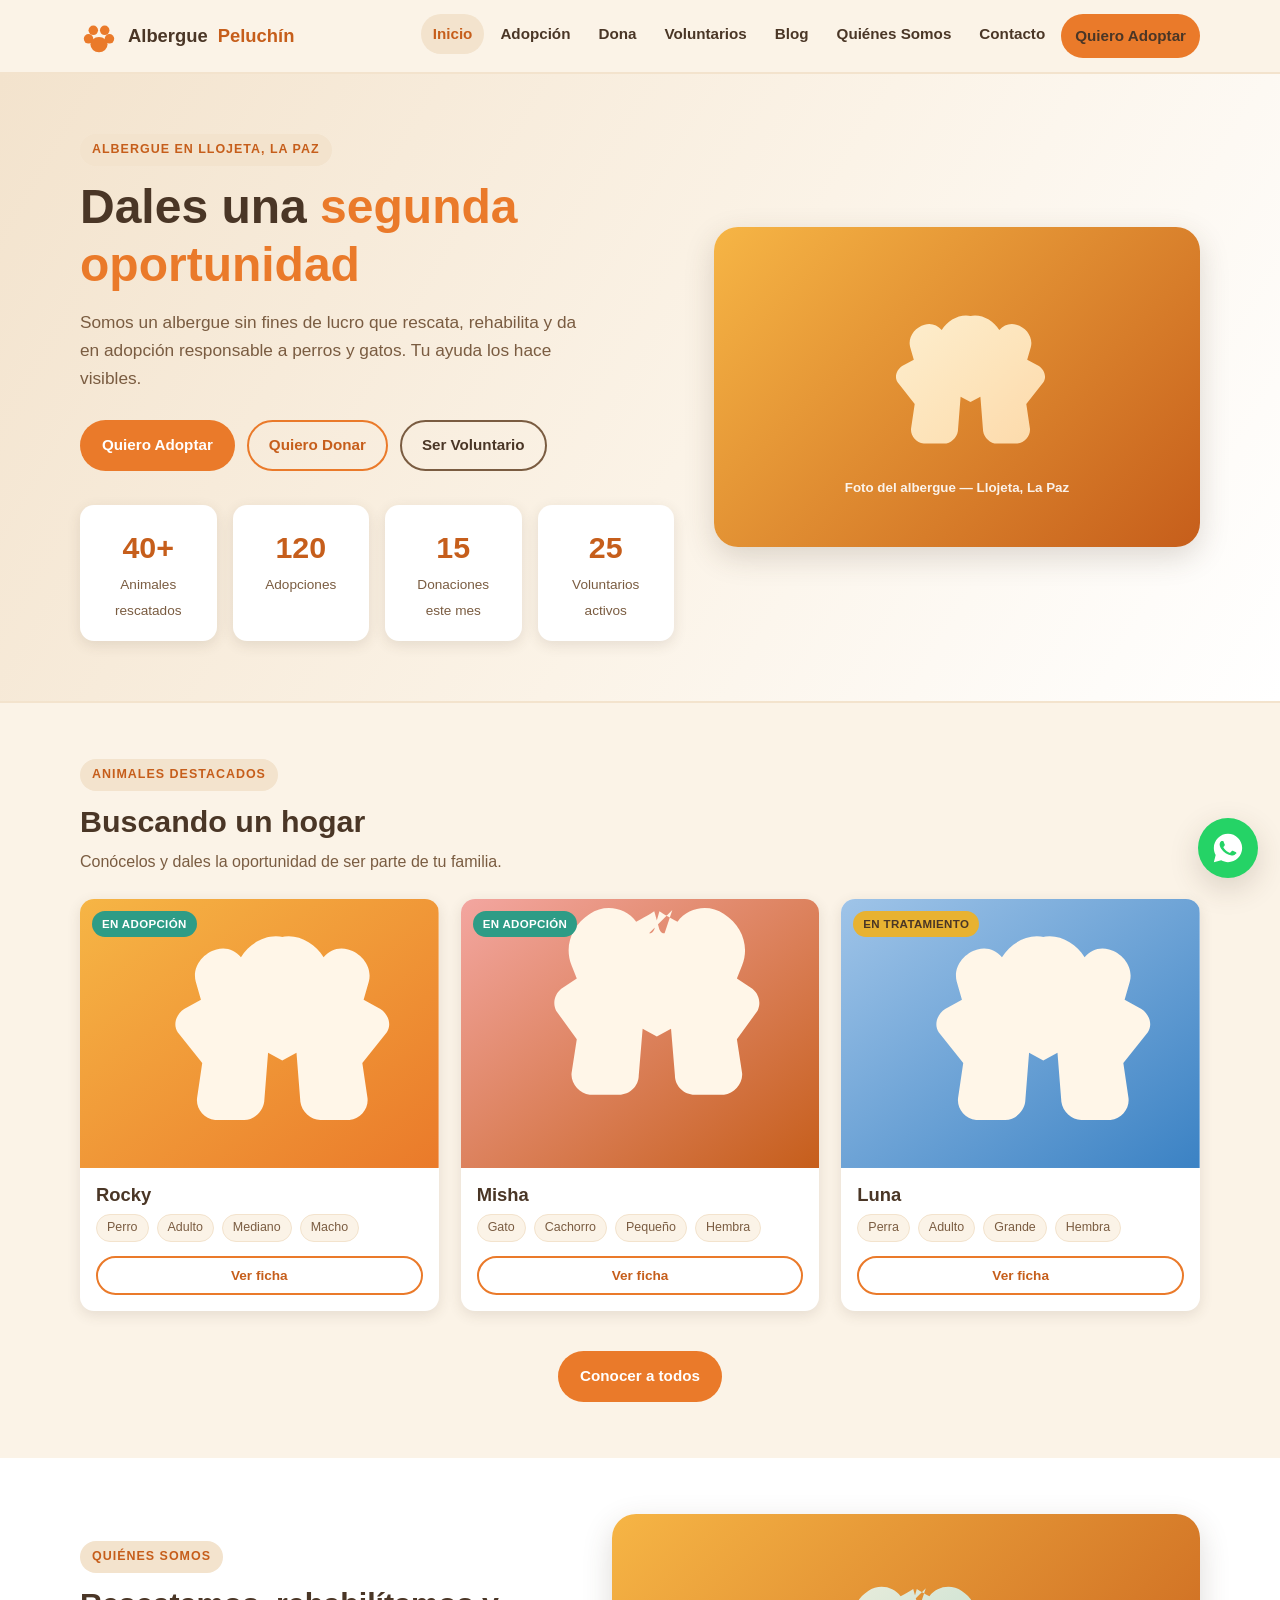
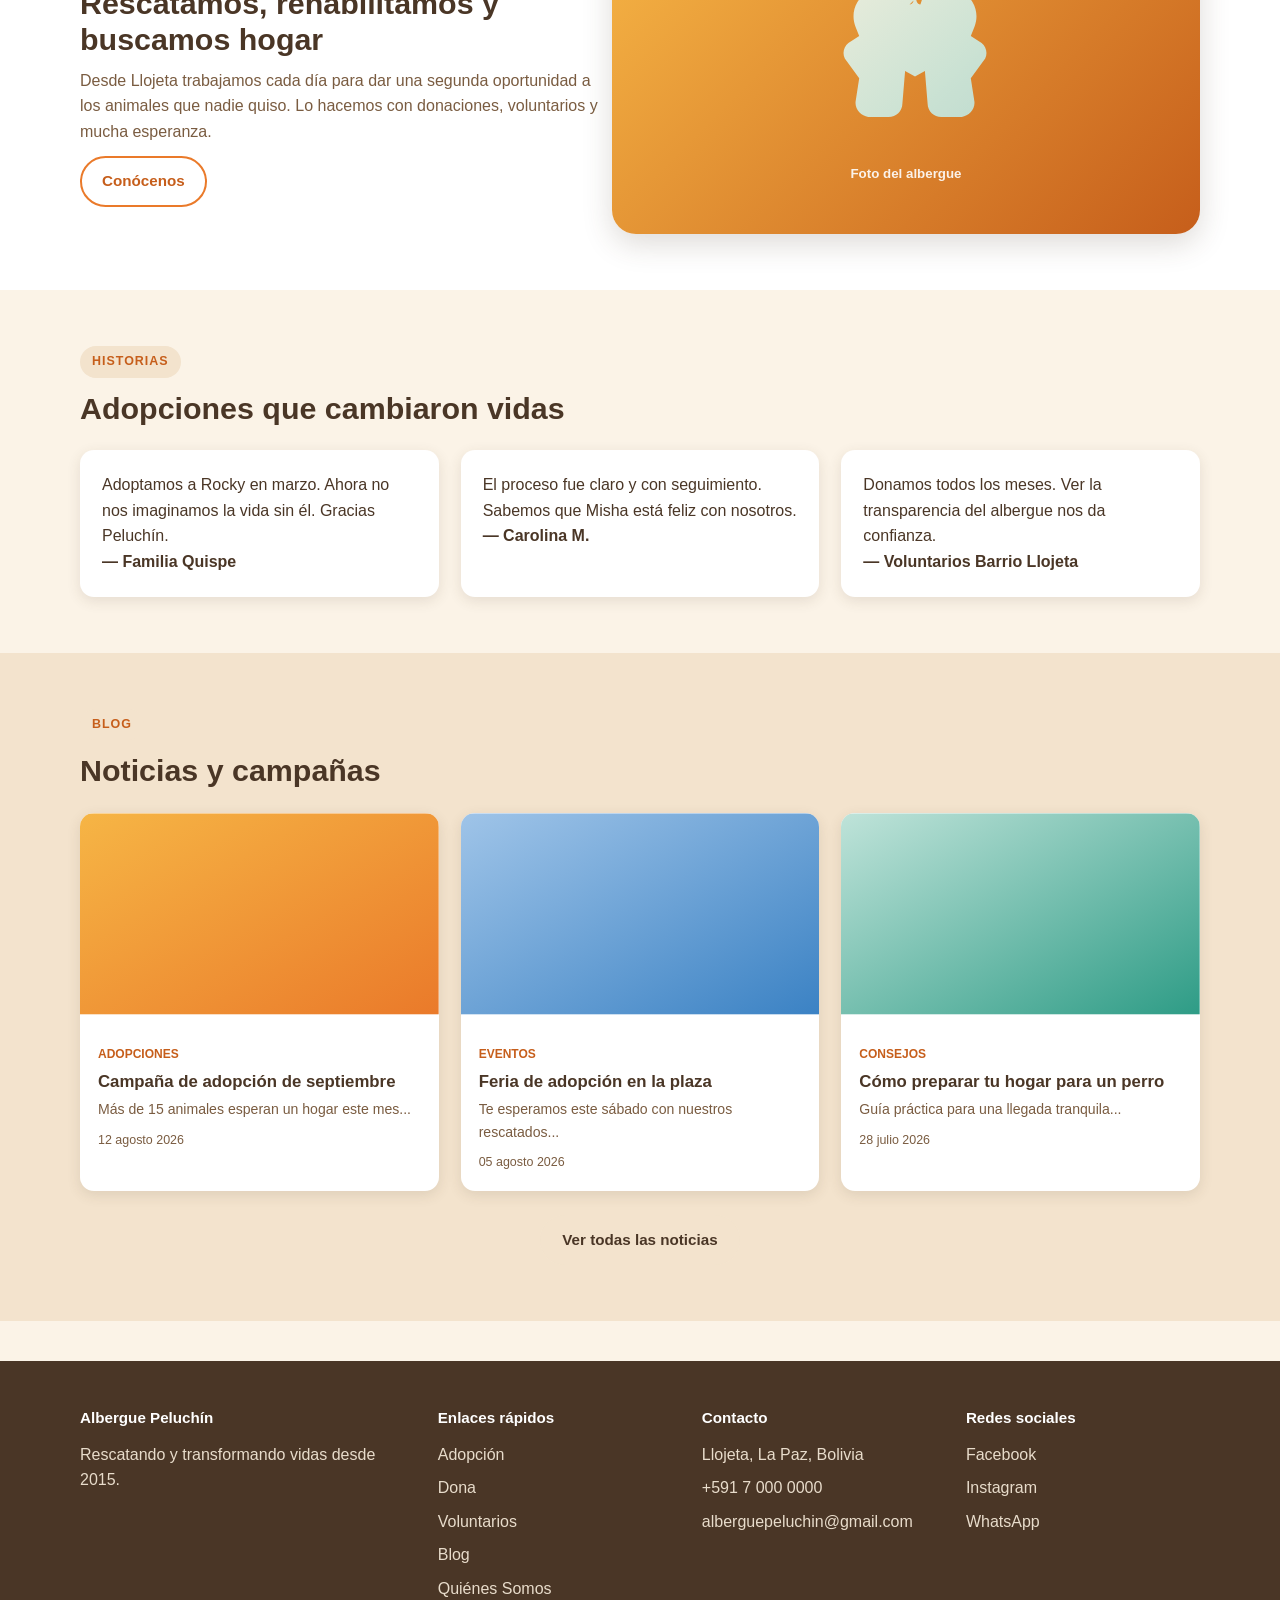
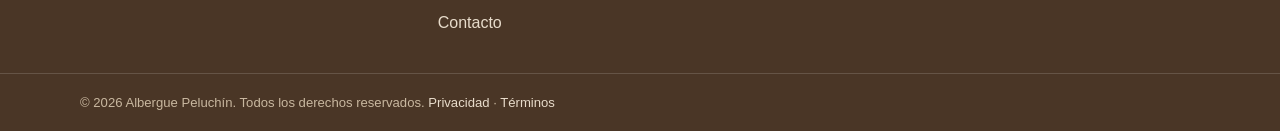
<file: mockup/index.html>
<!DOCTYPE html>
<html lang="es">
<head>
  <meta charset="UTF-8" />
  <meta name="viewport" content="width=device-width, initial-scale=1.0" />
  <title>Inicio — Albergue Peluchín</title>
  <link rel="stylesheet" href="style.css" />
</head>
<body>

  <!-- ======================= NAVBAR ======================= -->
  <header class="navbar">
    <div class="container navbar__inner">
      <a class="logo" href="index.html">
        <svg viewBox="0 0 40 40" aria-hidden="true">
          <circle cx="14" cy="14" r="5" fill="#EA7A2A"/>
          <circle cx="26" cy="14" r="5" fill="#EA7A2A"/>
          <circle cx="9" cy="23" r="5" fill="#EA7A2A"/>
          <circle cx="31" cy="23" r="5" fill="#EA7A2A"/>
          <ellipse cx="20" cy="29" rx="9" ry="8" fill="#EA7A2A"/>
        </svg>
        Albergue <span>Peluchín</span>
      </a>
      <button class="nav-toggle" aria-label="Abrir menú">
        <svg viewBox="0 0 24 24" width="22" height="22" fill="none" stroke="currentColor" stroke-width="2.2" stroke-linecap="round"><path d="M4 6h16M4 12h16M4 18h16"/></svg>
      </button>
      <nav>
        <ul class="nav__list">
          <li><a href="index.html" aria-current="page">Inicio</a></li>
          <li><a href="adopcion.html">Adopción</a></li>
          <li><a href="donar.html">Dona</a></li>
          <li><a href="voluntarios.html">Voluntarios</a></li>
          <li><a href="blog.html">Blog</a></li>
          <li><a href="quienes-somos.html">Quiénes Somos</a></li>
          <li><a href="contacto.html">Contacto</a></li>
          <li><a class="btn btn--primary btn--sm" href="adoptar.html">Quiero Adoptar</a></li>
        </ul>
      </nav>
    </div>
  </header>

  <!-- ======================= HERO ======================= -->
  <section class="hero">
    <div class="container hero__inner">
      <div>
        <span class="eyebrow">Albergue en Llojeta, La Paz</span>
        <h1>Dales una <em>segunda oportunidad</em></h1>
        <p>
          Somos un albergue sin fines de lucro que rescata, rehabilita y da en
          adopción responsable a perros y gatos. Tu ayuda los hace visibles.
        </p>
        <div class="hero__cta">
          <a class="btn btn--primary" href="adopcion.html">Quiero Adoptar</a>
          <a class="btn btn--secondary" href="donar.html">Quiero Donar</a>
          <a class="btn btn--outline" href="voluntarios.html">Ser Voluntario</a>
        </div>

        <div class="stats">
          <div class="stat"><strong>40+</strong><span>Animales rescatados</span></div>
          <div class="stat"><strong>120</strong><span>Adopciones</span></div>
          <div class="stat"><strong>15</strong><span>Donaciones este mes</span></div>
          <div class="stat"><strong>25</strong><span>Voluntarios activos</span></div>
        </div>
      </div>

      <div class="hero__visual">
        <div>
          <svg viewBox="0 0 200 200" aria-hidden="true">
            <defs><linearGradient id="hg" x1="0" y1="0" x2="1" y2="1">
              <stop offset="0" stop-color="#FFF3D6"/><stop offset="1" stop-color="#FFE0B2"/>
            </linearGradient></defs>
            <path fill="url(#hg)" d="M122 46c-14-8-31 0-39 13-5-6-12-8-19-6-11 3-19 14-16 25l4 14-13 7c-6 4-9 12-5 18l19 24-4 27c-1 8 5 16 14 17h21c8 1 16-6 17-14l3-38 11 6 11-6 3 38c1 8 9 15 17 14h21c9-1 15-9 14-17l-4-27 19-24c4-6 1-14-5-18l-13-7 4-14c3-11-5-22-16-25-7-2-14 0-19 6-8-13-25-21-39-13z"/>
          </svg>
          <small>Foto del albergue — Llojeta, La Paz</small>
        </div>
      </div>
    </div>
  </section>

  <!-- ======================= ANIMALES DESTACADOS ======================= -->
  <section class="section">
    <div class="container">
      <span class="eyebrow">Animales destacados</span>
      <h2 class="section-title">Buscando un hogar</h2>
      <p class="section-sub">Conócelos y dales la oportunidad de ser parte de tu familia.</p>

      <div class="grid grid--3 mt-2">
        <article class="animal-card">
          <div class="animal-card__media">
            <svg viewBox="0 0 200 150" aria-hidden="true">
              <defs><linearGradient id="a1" x1="0" y1="0" x2="1" y2="1"><stop offset="0" stop-color="#F6B545"/><stop offset="1" stop-color="#EA7A2A"/></linearGradient></defs>
              <rect width="200" height="150" fill="url(#a1)"/>
              <path fill="#FFF6E8" transform="translate(30,-10) scale(0.72)" d="M122 46c-14-8-31 0-39 13-5-6-12-8-19-6-11 3-19 14-16 25l4 14-13 7c-6 4-9 12-5 18l19 24-4 27c-1 8 5 16 14 17h21c8 1 16-6 17-14l3-38 11 6 11-6 3 38c1 8 9 15 17 14h21c9-1 15-9 14-17l-4-27 19-24c4-6 1-14-5-18l-13-7 4-14c3-11-5-22-16-25-7-2-14 0-19 6-8-13-25-21-39-13z"/>
            </svg>
            <span class="badge badge--adopt animal-card__badge">En adopción</span>
            <div class="animal-card__hover"><a class="btn btn--primary" href="ficha.html">Conóceme</a></div>
          </div>
          <div class="animal-card__body">
            <h3>Rocky</h3>
            <div class="animal-card__meta"><span>Perro</span><span>Adulto</span><span>Mediano</span><span>Macho</span></div>
            <a class="btn btn--secondary btn--block btn--sm" href="ficha.html">Ver ficha</a>
          </div>
        </article>

        <article class="animal-card">
          <div class="animal-card__media">
            <svg viewBox="0 0 200 150" aria-hidden="true">
              <defs><linearGradient id="a2" x1="0" y1="0" x2="1" y2="1"><stop offset="0" stop-color="#F3A6A0"/><stop offset="1" stop-color="#C65E1B"/></linearGradient></defs>
              <rect width="200" height="150" fill="url(#a2)"/>
              <path fill="#FFF6E8" transform="translate(30,-14) scale(0.72)" d="M122 28l-6 18c-2 0-3-1-4-3l-4-14c-3 2-8 5-14 8-8-11-24-14-36-6-14 9-20 25-14 40l4 10-12 8c-5 4-7 11-4 17l16 22-4 26c-1 8 6 16 14 17h21c9 1 17-6 17-15l3-36 11 6 11-6 3 36c0 9 8 16 17 15h21c8-1 15-9 14-17l-4-26 16-22c3-6 1-13-4-17l-12-8 4-10c6-15 0-31-14-40-12-8-28-5-36 6-6-3-11-6-14-8l-4 14c-1 2-2 3-4 3z"/>
            </svg>
            <span class="badge badge--adopt animal-card__badge">En adopción</span>
            <div class="animal-card__hover"><a class="btn btn--primary" href="ficha.html">Conóceme</a></div>
          </div>
          <div class="animal-card__body">
            <h3>Misha</h3>
            <div class="animal-card__meta"><span>Gato</span><span>Cachorro</span><span>Pequeño</span><span>Hembra</span></div>
            <a class="btn btn--secondary btn--block btn--sm" href="ficha.html">Ver ficha</a>
          </div>
        </article>

        <article class="animal-card">
          <div class="animal-card__media">
            <svg viewBox="0 0 200 150" aria-hidden="true">
              <defs><linearGradient id="a3" x1="0" y1="0" x2="1" y2="1"><stop offset="0" stop-color="#9FC4E8"/><stop offset="1" stop-color="#3B82C4"/></linearGradient></defs>
              <rect width="200" height="150" fill="url(#a3)"/>
              <path fill="#FFF6E8" transform="translate(30,-10) scale(0.72)" d="M122 46c-14-8-31 0-39 13-5-6-12-8-19-6-11 3-19 14-16 25l4 14-13 7c-6 4-9 12-5 18l19 24-4 27c-1 8 5 16 14 17h21c8 1 16-6 17-14l3-38 11 6 11-6 3 38c1 8 9 15 17 14h21c9-1 15-9 14-17l-4-27 19-24c4-6 1-14-5-18l-13-7 4-14c3-11-5-22-16-25-7-2-14 0-19 6-8-13-25-21-39-13z"/>
            </svg>
            <span class="badge badge--treat animal-card__badge">En tratamiento</span>
            <div class="animal-card__hover"><a class="btn btn--primary" href="ficha.html">Conóceme</a></div>
          </div>
          <div class="animal-card__body">
            <h3>Luna</h3>
            <div class="animal-card__meta"><span>Perra</span><span>Adulto</span><span>Grande</span><span>Hembra</span></div>
            <a class="btn btn--secondary btn--block btn--sm" href="ficha.html">Ver ficha</a>
          </div>
        </article>
      </div>

      <div class="center mt-3">
        <a class="btn btn--primary" href="adopcion.html">Conocer a todos</a>
      </div>
    </div>
  </section>

  <!-- ======================= MISIÓN RESUMIDA ======================= -->
  <section class="section section--alt">
    <div class="container flex">
      <div style="flex:1">
        <span class="eyebrow">Quiénes somos</span>
        <h2 class="section-title">Rescatamos, rehabilítamos y buscamos hogar</h2>
        <p class="section-sub">
          Desde Llojeta trabajamos cada día para dar una segunda oportunidad a
          los animales que nadie quiso. Lo hacemos con donaciones, voluntarios
          y mucha esperanza.
        </p>
        <a class="btn btn--secondary mt-1" href="quienes-somos.html">Conócenos</a>
      </div>
      <div class="hero__visual" style="flex:1">
        <div>
          <svg viewBox="0 0 200 200" aria-hidden="true">
            <defs><linearGradient id="mg" x1="0" y1="0" x2="1" y2="1"><stop offset="0" stop-color="#E8F1E4"/><stop offset="1" stop-color="#BFE3D9"/></linearGradient></defs>
            <path fill="url(#mg)" d="M122 28l-6 18c-2 0-3-1-4-3l-4-14c-3 2-8 5-14 8-8-11-24-14-36-6-14 9-20 25-14 40l4 10-12 8c-5 4-7 11-4 17l16 22-4 26c-1 8 6 16 14 17h21c9 1 17-6 17-15l3-36 11 6 11-6 3 36c0 9 8 16 17 15h21c8-1 15-9 14-17l-4-26 16-22c3-6 1-13-4-17l-12-8 4-10c6-15 0-31-14-40-12-8-28-5-36 6-6-3-11-6-14-8l-4 14c-1 2-2 3-4 3z"/>
          </svg>
          <small>Foto del albergue</small>
        </div>
      </div>
    </div>
  </section>

  <!-- ======================= TESTIMONIOS ======================= -->
  <section class="section">
    <div class="container">
      <span class="eyebrow">Historias</span>
      <h2 class="section-title">Adopciones que cambiaron vidas</h2>
      <div class="grid grid--3 mt-2">
        <div class="testimonial">
          <p>Adoptamos a Rocky en marzo. Ahora no nos imaginamos la vida sin él. Gracias Peluchín.</p>
          <cite>— Familia Quispe</cite>
        </div>
        <div class="testimonial">
          <p>El proceso fue claro y con seguimiento. Sabemos que Misha está feliz con nosotros.</p>
          <cite>— Carolina M.</cite>
        </div>
        <div class="testimonial">
          <p>Donamos todos los meses. Ver la transparencia del albergue nos da confianza.</p>
          <cite>— Voluntarios Barrio Llojeta</cite>
        </div>
      </div>
    </div>
  </section>

  <!-- ======================= BLOG (preview) ======================= -->
  <section class="section section--sand">
    <div class="container">
      <span class="eyebrow">Blog</span>
      <h2 class="section-title">Noticias y campañas</h2>
      <div class="grid grid--3 mt-2">
        <article class="post-card">
          <div class="post-card__media">
            <svg viewBox="0 0 200 112"><defs><linearGradient id="b1" x1="0" y1="0" x2="1" y2="1"><stop offset="0" stop-color="#F6B545"/><stop offset="1" stop-color="#EA7A2A"/></linearGradient></defs><rect width="200" height="112" fill="url(#b1)"/></svg>
          </div>
          <div class="post-card__body">
            <span class="post-card__cat">Adopciones</span>
            <h3>Campaña de adopción de septiembre</h3>
            <p>Más de 15 animales esperan un hogar este mes...</p>
            <div class="post-card__date">12 agosto 2026</div>
          </div>
        </article>
        <article class="post-card">
          <div class="post-card__media">
            <svg viewBox="0 0 200 112"><defs><linearGradient id="b2" x1="0" y1="0" x2="1" y2="1"><stop offset="0" stop-color="#9FC4E8"/><stop offset="1" stop-color="#3B82C4"/></linearGradient></defs><rect width="200" height="112" fill="url(#b2)"/></svg>
          </div>
          <div class="post-card__body">
            <span class="post-card__cat">Eventos</span>
            <h3>Feria de adopción en la plaza</h3>
            <p>Te esperamos este sábado con nuestros rescatados...</p>
            <div class="post-card__date">05 agosto 2026</div>
          </div>
        </article>
        <article class="post-card">
          <div class="post-card__media">
            <svg viewBox="0 0 200 112"><defs><linearGradient id="b3" x1="0" y1="0" x2="1" y2="1"><stop offset="0" stop-color="#BFE3D9"/><stop offset="1" stop-color="#2E9C86"/></linearGradient></defs><rect width="200" height="112" fill="url(#b3)"/></svg>
          </div>
          <div class="post-card__body">
            <span class="post-card__cat">Consejos</span>
            <h3>Cómo preparar tu hogar para un perro</h3>
            <p>Guía práctica para una llegada tranquila...</p>
            <div class="post-card__date">28 julio 2026</div>
          </div>
        </article>
      </div>
      <div class="center mt-2"><a class="btn btn--ghost" href="blog.html">Ver todas las noticias</a></div>
    </div>
  </section>

  <!-- ======================= FOOTER ======================= -->
  <footer class="footer">
    <div class="container footer__inner">
      <div>
        <h4>Albergue Peluchín</h4>
        <p>Rescatando y transformando vidas desde 2015.</p>
      </div>
      <div>
        <h4>Enlaces rápidos</h4>
        <ul>
          <li><a href="adopcion.html">Adopción</a></li>
          <li><a href="donar.html">Dona</a></li>
          <li><a href="voluntarios.html">Voluntarios</a></li>
          <li><a href="blog.html">Blog</a></li>
          <li><a href="quienes-somos.html">Quiénes Somos</a></li>
          <li><a href="contacto.html">Contacto</a></li>
        </ul>
      </div>
      <div>
        <h4>Contacto</h4>
        <ul>
          <li>Llojeta, La Paz, Bolivia</li>
          <li>+591 7 000 0000</li>
          <li>alberguepeluchin@gmail.com</li>
        </ul>
      </div>
      <div>
        <h4>Redes sociales</h4>
        <ul>
          <li><a href="#">Facebook</a></li>
          <li><a href="#">Instagram</a></li>
          <li><a href="#">WhatsApp</a></li>
        </ul>
      </div>
    </div>
    <div class="footer__bottom">
      <div class="container">
        © 2026 Albergue Peluchín. Todos los derechos reservados. <a href="#">Privacidad</a> · <a href="#">Términos</a>
      </div>
    </div>
  </footer>

  <!-- Botón flotante WhatsApp -->
  <a class="wa-float" href="#" aria-label="Escríbenos por WhatsApp">
    <svg viewBox="0 0 24 24" fill="#fff"><path d="M12 2C6.5 2 2 6.5 2 12c0 1.8.5 3.5 1.3 5L2 22l5.2-1.3c1.5.8 3.1 1.3 4.8 1.3 5.5 0 10-4.5 10-10S17.5 2 12 2zm5.3 14.1c-.2.6-1.3 1.2-1.8 1.2-.5 0-1 .2-3.4-.7-2.9-1.1-4.7-3.9-4.9-4.1-.1-.2-1.1-1.5-1.1-2.9s.7-2 1-2.3c.2-.3.5-.3.7-.3h.5c.2 0 .4 0 .6.5s.8 1.9.8 2c.1.1.1.3 0 .5-.1.2-.1.3-.3.5l-.5.6c-.1.1-.3.3-.1.6.2.3.8 1.3 1.7 2.1 1.2 1.1 2.2 1.4 2.5 1.5.3.1.5.1.7-.1l1-1.1c.2-.3.4-.2.7-.1l1.9.9c.3.1.5.2.5.3.1.2.1.7-.1 1z"/></svg>
  </a>

  <script src="script.js"></script>
</body>
</html>
</file>
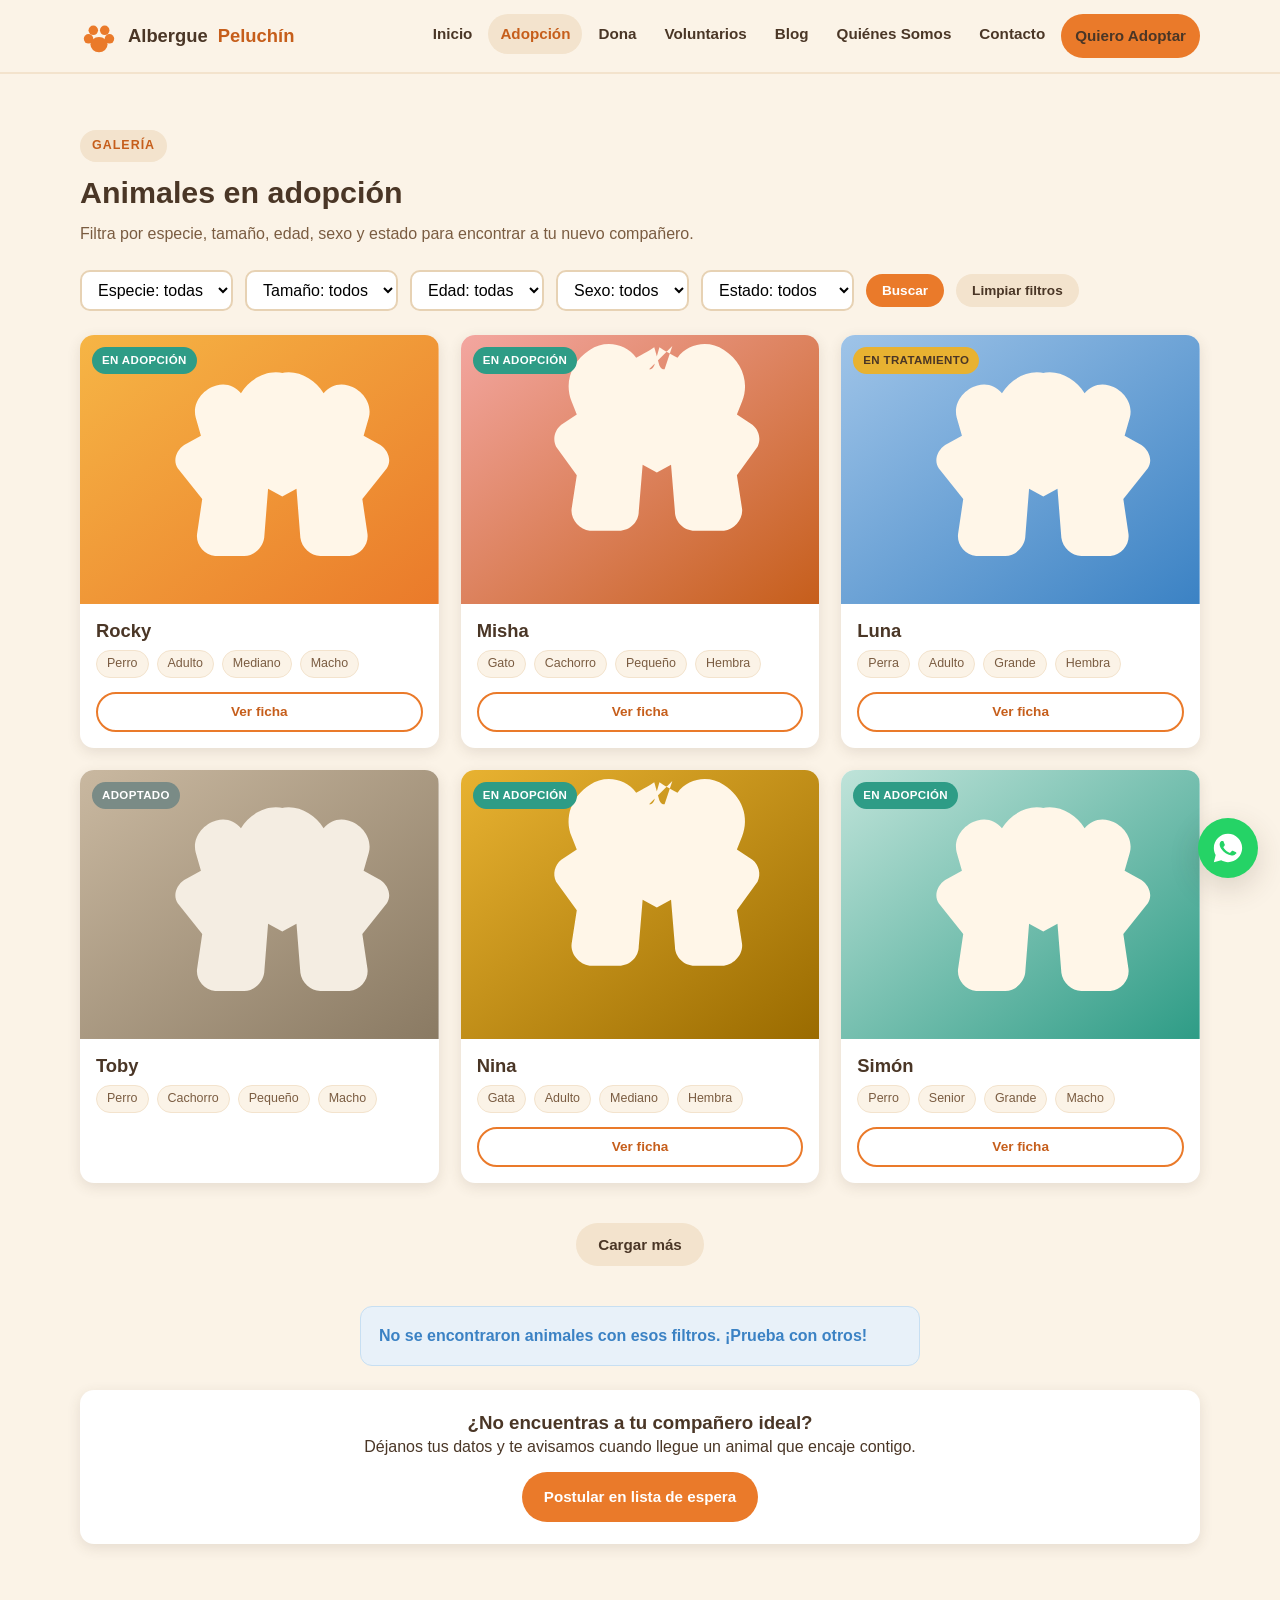
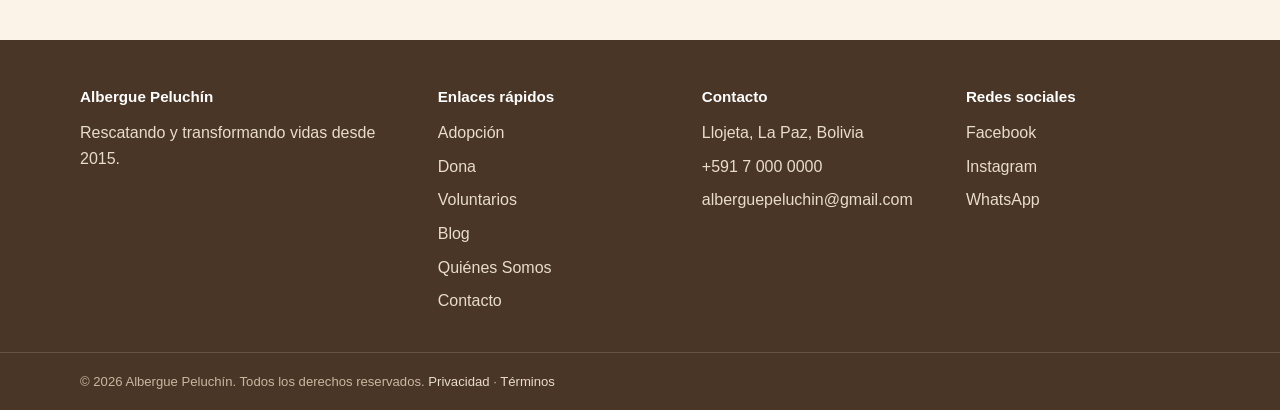
<file: mockup/adopcion.html>
<!DOCTYPE html>
<html lang="es">
<head>
  <meta charset="UTF-8" />
  <meta name="viewport" content="width=device-width, initial-scale=1.0" />
  <title>Adopción — Albergue Peluchín</title>
  <link rel="stylesheet" href="style.css" />
</head>
<body>

  <header class="navbar">
    <div class="container navbar__inner">
      <a class="logo" href="index.html">
        <svg viewBox="0 0 40 40" aria-hidden="true">
          <circle cx="14" cy="14" r="5" fill="#EA7A2A"/><circle cx="26" cy="14" r="5" fill="#EA7A2A"/>
          <circle cx="9" cy="23" r="5" fill="#EA7A2A"/><circle cx="31" cy="23" r="5" fill="#EA7A2A"/>
          <ellipse cx="20" cy="29" rx="9" ry="8" fill="#EA7A2A"/>
        </svg>
        Albergue <span>Peluchín</span>
      </a>
      <button class="nav-toggle" aria-label="Abrir menú">
        <svg viewBox="0 0 24 24" width="22" height="22" fill="none" stroke="currentColor" stroke-width="2.2" stroke-linecap="round"><path d="M4 6h16M4 12h16M4 18h16"/></svg>
      </button>
      <nav>
        <ul class="nav__list">
          <li><a href="index.html">Inicio</a></li>
          <li><a href="adopcion.html" aria-current="page">Adopción</a></li>
          <li><a href="donar.html">Dona</a></li>
          <li><a href="voluntarios.html">Voluntarios</a></li>
          <li><a href="blog.html">Blog</a></li>
          <li><a href="quienes-somos.html">Quiénes Somos</a></li>
          <li><a href="contacto.html">Contacto</a></li>
          <li><a class="btn btn--primary btn--sm" href="adoptar.html">Quiero Adoptar</a></li>
        </ul>
      </nav>
    </div>
  </header>

  <section class="section">
    <div class="container">
      <span class="eyebrow">Galería</span>
      <h1 class="section-title">Animales en adopción</h1>
      <p class="section-sub">Filtra por especie, tamaño, edad, sexo y estado para encontrar a tu nuevo compañero.</p>

      <!-- Filtros -->
      <div class="toolbar mt-2" style="justify-content:flex-start">
        <select aria-label="Especie"><option>Especie: todas</option><option>Perro</option><option>Gato</option></select>
        <select aria-label="Tamaño"><option>Tamaño: todos</option><option>Pequeño</option><option>Mediano</option><option>Grande</option></select>
        <select aria-label="Edad"><option>Edad: todas</option><option>Cachorro</option><option>Adulto</option><option>Senior</option></select>
        <select aria-label="Sexo"><option>Sexo: todos</option><option>Macho</option><option>Hembra</option></select>
        <select aria-label="Estado"><option>Estado: todos</option><option>En adopción</option><option>Adoptado</option><option>En tratamiento</option></select>
        <button class="btn btn--primary btn--sm">Buscar</button>
        <button class="btn btn--ghost btn--sm">Limpiar filtros</button>
      </div>

      <!-- Grid -->
      <div class="grid grid--3 mt-2">

        <article class="animal-card">
          <div class="animal-card__media">
            <svg viewBox="0 0 200 150"><defs><linearGradient id="g1" x1="0" y1="0" x2="1" y2="1"><stop offset="0" stop-color="#F6B545"/><stop offset="1" stop-color="#EA7A2A"/></linearGradient></defs><rect width="200" height="150" fill="url(#g1)"/><path fill="#FFF6E8" transform="translate(30,-10) scale(0.72)" d="M122 46c-14-8-31 0-39 13-5-6-12-8-19-6-11 3-19 14-16 25l4 14-13 7c-6 4-9 12-5 18l19 24-4 27c-1 8 5 16 14 17h21c8 1 16-6 17-14l3-38 11 6 11-6 3 38c1 8 9 15 17 14h21c9-1 15-9 14-17l-4-27 19-24c4-6 1-14-5-18l-13-7 4-14c3-11-5-22-16-25-7-2-14 0-19 6-8-13-25-21-39-13z"/></svg>
            <span class="badge badge--adopt animal-card__badge">En adopción</span>
            <div class="animal-card__hover"><a class="btn btn--primary" href="ficha.html">Conóceme</a></div>
          </div>
          <div class="animal-card__body">
            <h3>Rocky</h3>
            <div class="animal-card__meta"><span>Perro</span><span>Adulto</span><span>Mediano</span><span>Macho</span></div>
            <a class="btn btn--secondary btn--block btn--sm" href="ficha.html">Ver ficha</a>
          </div>
        </article>

        <article class="animal-card">
          <div class="animal-card__media">
            <svg viewBox="0 0 200 150"><defs><linearGradient id="g2" x1="0" y1="0" x2="1" y2="1"><stop offset="0" stop-color="#F3A6A0"/><stop offset="1" stop-color="#C65E1B"/></linearGradient></defs><rect width="200" height="150" fill="url(#g2)"/><path fill="#FFF6E8" transform="translate(30,-14) scale(0.72)" d="M122 28l-6 18c-2 0-3-1-4-3l-4-14c-3 2-8 5-14 8-8-11-24-14-36-6-14 9-20 25-14 40l4 10-12 8c-5 4-7 11-4 17l16 22-4 26c-1 8 6 16 14 17h21c9 1 17-6 17-15l3-36 11 6 11-6 3 36c0 9 8 16 17 15h21c8-1 15-9 14-17l-4-26 16-22c3-6 1-13-4-17l-12-8 4-10c6-15 0-31-14-40-12-8-28-5-36 6-6-3-11-6-14-8l-4 14c-1 2-2 3-4 3z"/></svg>
            <span class="badge badge--adopt animal-card__badge">En adopción</span>
            <div class="animal-card__hover"><a class="btn btn--primary" href="ficha.html">Conóceme</a></div>
          </div>
          <div class="animal-card__body">
            <h3>Misha</h3>
            <div class="animal-card__meta"><span>Gato</span><span>Cachorro</span><span>Pequeño</span><span>Hembra</span></div>
            <a class="btn btn--secondary btn--block btn--sm" href="ficha.html">Ver ficha</a>
          </div>
        </article>

        <article class="animal-card">
          <div class="animal-card__media">
            <svg viewBox="0 0 200 150"><defs><linearGradient id="g3" x1="0" y1="0" x2="1" y2="1"><stop offset="0" stop-color="#9FC4E8"/><stop offset="1" stop-color="#3B82C4"/></linearGradient></defs><rect width="200" height="150" fill="url(#g3)"/><path fill="#FFF6E8" transform="translate(30,-10) scale(0.72)" d="M122 46c-14-8-31 0-39 13-5-6-12-8-19-6-11 3-19 14-16 25l4 14-13 7c-6 4-9 12-5 18l19 24-4 27c-1 8 5 16 14 17h21c8 1 16-6 17-14l3-38 11 6 11-6 3 38c1 8 9 15 17 14h21c9-1 15-9 14-17l-4-27 19-24c4-6 1-14-5-18l-13-7 4-14c3-11-5-22-16-25-7-2-14 0-19 6-8-13-25-21-39-13z"/></svg>
            <span class="badge badge--treat animal-card__badge">En tratamiento</span>
            <div class="animal-card__hover"><a class="btn btn--primary" href="ficha.html">Conóceme</a></div>
          </div>
          <div class="animal-card__body">
            <h3>Luna</h3>
            <div class="animal-card__meta"><span>Perra</span><span>Adulto</span><span>Grande</span><span>Hembra</span></div>
            <a class="btn btn--secondary btn--block btn--sm" href="ficha.html">Ver ficha</a>
          </div>
        </article>

        <article class="animal-card">
          <div class="animal-card__media">
            <svg viewBox="0 0 200 150"><defs><linearGradient id="g4" x1="0" y1="0" x2="1" y2="1"><stop offset="0" stop-color="#C9B8A0"/><stop offset="1" stop-color="#8A7A63"/></linearGradient></defs><rect width="200" height="150" fill="url(#g4)"/><path fill="#F4EDE2" transform="translate(30,-10) scale(0.72)" d="M122 46c-14-8-31 0-39 13-5-6-12-8-19-6-11 3-19 14-16 25l4 14-13 7c-6 4-9 12-5 18l19 24-4 27c-1 8 5 16 14 17h21c8 1 16-6 17-14l3-38 11 6 11-6 3 38c1 8 9 15 17 14h21c9-1 15-9 14-17l-4-27 19-24c4-6 1-14-5-18l-13-7 4-14c3-11-5-22-16-25-7-2-14 0-19 6-8-13-25-21-39-13z"/></svg>
            <span class="badge badge--adopted animal-card__badge">Adoptado</span>
            <div class="animal-card__hover"><span class="btn btn--outline" style="background:#fff">¡Adoptado!</span></div>
          </div>
          <div class="animal-card__body">
            <h3>Toby</h3>
            <div class="animal-card__meta"><span>Perro</span><span>Cachorro</span><span>Pequeño</span><span>Macho</span></div>
          </div>
        </article>

        <article class="animal-card">
          <div class="animal-card__media">
            <svg viewBox="0 0 200 150"><defs><linearGradient id="g5" x1="0" y1="0" x2="1" y2="1"><stop offset="0" stop-color="#E8B231"/><stop offset="1" stop-color="#9A6B00"/></linearGradient></defs><rect width="200" height="150" fill="url(#g5)"/><path fill="#FFF6E8" transform="translate(30,-14) scale(0.72)" d="M122 28l-6 18c-2 0-3-1-4-3l-4-14c-3 2-8 5-14 8-8-11-24-14-36-6-14 9-20 25-14 40l4 10-12 8c-5 4-7 11-4 17l16 22-4 26c-1 8 6 16 14 17h21c9 1 17-6 17-15l3-36 11 6 11-6 3 36c0 9 8 16 17 15h21c8-1 15-9 14-17l-4-26 16-22c3-6 1-13-4-17l-12-8 4-10c6-15 0-31-14-40-12-8-28-5-36 6-6-3-11-6-14-8l-4 14c-1 2-2 3-4 3z"/></svg>
            <span class="badge badge--adopt animal-card__badge">En adopción</span>
            <div class="animal-card__hover"><a class="btn btn--primary" href="ficha.html">Conóceme</a></div>
          </div>
          <div class="animal-card__body">
            <h3>Nina</h3>
            <div class="animal-card__meta"><span>Gata</span><span>Adulto</span><span>Mediano</span><span>Hembra</span></div>
            <a class="btn btn--secondary btn--block btn--sm" href="ficha.html">Ver ficha</a>
          </div>
        </article>

        <article class="animal-card">
          <div class="animal-card__media">
            <svg viewBox="0 0 200 150"><defs><linearGradient id="g6" x1="0" y1="0" x2="1" y2="1"><stop offset="0" stop-color="#BFE3D9"/><stop offset="1" stop-color="#2E9C86"/></linearGradient></defs><rect width="200" height="150" fill="url(#g6)"/><path fill="#FFF6E8" transform="translate(30,-10) scale(0.72)" d="M122 46c-14-8-31 0-39 13-5-6-12-8-19-6-11 3-19 14-16 25l4 14-13 7c-6 4-9 12-5 18l19 24-4 27c-1 8 5 16 14 17h21c8 1 16-6 17-14l3-38 11 6 11-6 3 38c1 8 9 15 17 14h21c9-1 15-9 14-17l-4-27 19-24c4-6 1-14-5-18l-13-7 4-14c3-11-5-22-16-25-7-2-14 0-19 6-8-13-25-21-39-13z"/></svg>
            <span class="badge badge--adopt animal-card__badge">En adopción</span>
            <div class="animal-card__hover"><a class="btn btn--primary" href="ficha.html">Conóceme</a></div>
          </div>
          <div class="animal-card__body">
            <h3>Simón</h3>
            <div class="animal-card__meta"><span>Perro</span><span>Senior</span><span>Grande</span><span>Macho</span></div>
            <a class="btn btn--secondary btn--block btn--sm" href="ficha.html">Ver ficha</a>
          </div>
        </article>

      </div>

      <div class="center mt-3">
        <button class="btn btn--ghost">Cargar más</button>
      </div>

      <!-- Estado vacío (mockup) -->
      <div class="center mt-3">
        <div class="alert alert--info" style="max-width:560px;margin:0 auto">
          No se encontraron animales con esos filtros. ¡Prueba con otros!
        </div>
      </div>

      <!-- Banner lista de espera -->
      <div class="section--sand card mt-2 center">
        <h3>¿No encuentras a tu compañero ideal?</h3>
        <p>Déjanos tus datos y te avisamos cuando llegue un animal que encaje contigo.</p>
        <a class="btn btn--primary mt-1" href="adoptar.html">Postular en lista de espera</a>
      </div>
    </div>
  </section>

  <footer class="footer">
    <div class="container footer__inner">
      <div><h4>Albergue Peluchín</h4><p>Rescatando y transformando vidas desde 2015.</p></div>
      <div>
        <h4>Enlaces rápidos</h4>
        <ul>
          <li><a href="adopcion.html">Adopción</a></li>
          <li><a href="donar.html">Dona</a></li>
          <li><a href="voluntarios.html">Voluntarios</a></li>
          <li><a href="blog.html">Blog</a></li>
          <li><a href="quienes-somos.html">Quiénes Somos</a></li>
          <li><a href="contacto.html">Contacto</a></li>
        </ul>
      </div>
      <div>
        <h4>Contacto</h4>
        <ul><li>Llojeta, La Paz, Bolivia</li><li>+591 7 000 0000</li><li>alberguepeluchin@gmail.com</li></ul>
      </div>
      <div>
        <h4>Redes sociales</h4>
        <ul><li><a href="#">Facebook</a></li><li><a href="#">Instagram</a></li><li><a href="#">WhatsApp</a></li></ul>
      </div>
    </div>
    <div class="footer__bottom"><div class="container">© 2026 Albergue Peluchín. Todos los derechos reservados. <a href="#">Privacidad</a> · <a href="#">Términos</a></div></div>
  </footer>

  <a class="wa-float" href="#" aria-label="Escríbenos por WhatsApp">
    <svg viewBox="0 0 24 24" fill="#fff"><path d="M12 2C6.5 2 2 6.5 2 12c0 1.8.5 3.5 1.3 5L2 22l5.2-1.3c1.5.8 3.1 1.3 4.8 1.3 5.5 0 10-4.5 10-10S17.5 2 12 2zm5.3 14.1c-.2.6-1.3 1.2-1.8 1.2-.5 0-1 .2-3.4-.7-2.9-1.1-4.7-3.9-4.9-4.1-.1-.2-1.1-1.5-1.1-2.9s.7-2 1-2.3c.2-.3.5-.3.7-.3h.5c.2 0 .4 0 .6.5s.8 1.9.8 2c.1.1.1.3 0 .5-.1.2-.1.3-.3.5l-.5.6c-.1.1-.3.3-.1.6.2.3.8 1.3 1.7 2.1 1.2 1.1 2.2 1.4 2.5 1.5.3.1.5.1.7-.1l1-1.1c.2-.3.4-.2.7-.1l1.9.9c.3.1.5.2.5.3.1.2.1.7-.1 1z"/></svg>
  </a>

  <script src="script.js"></script>
</body>
</html>
</file>
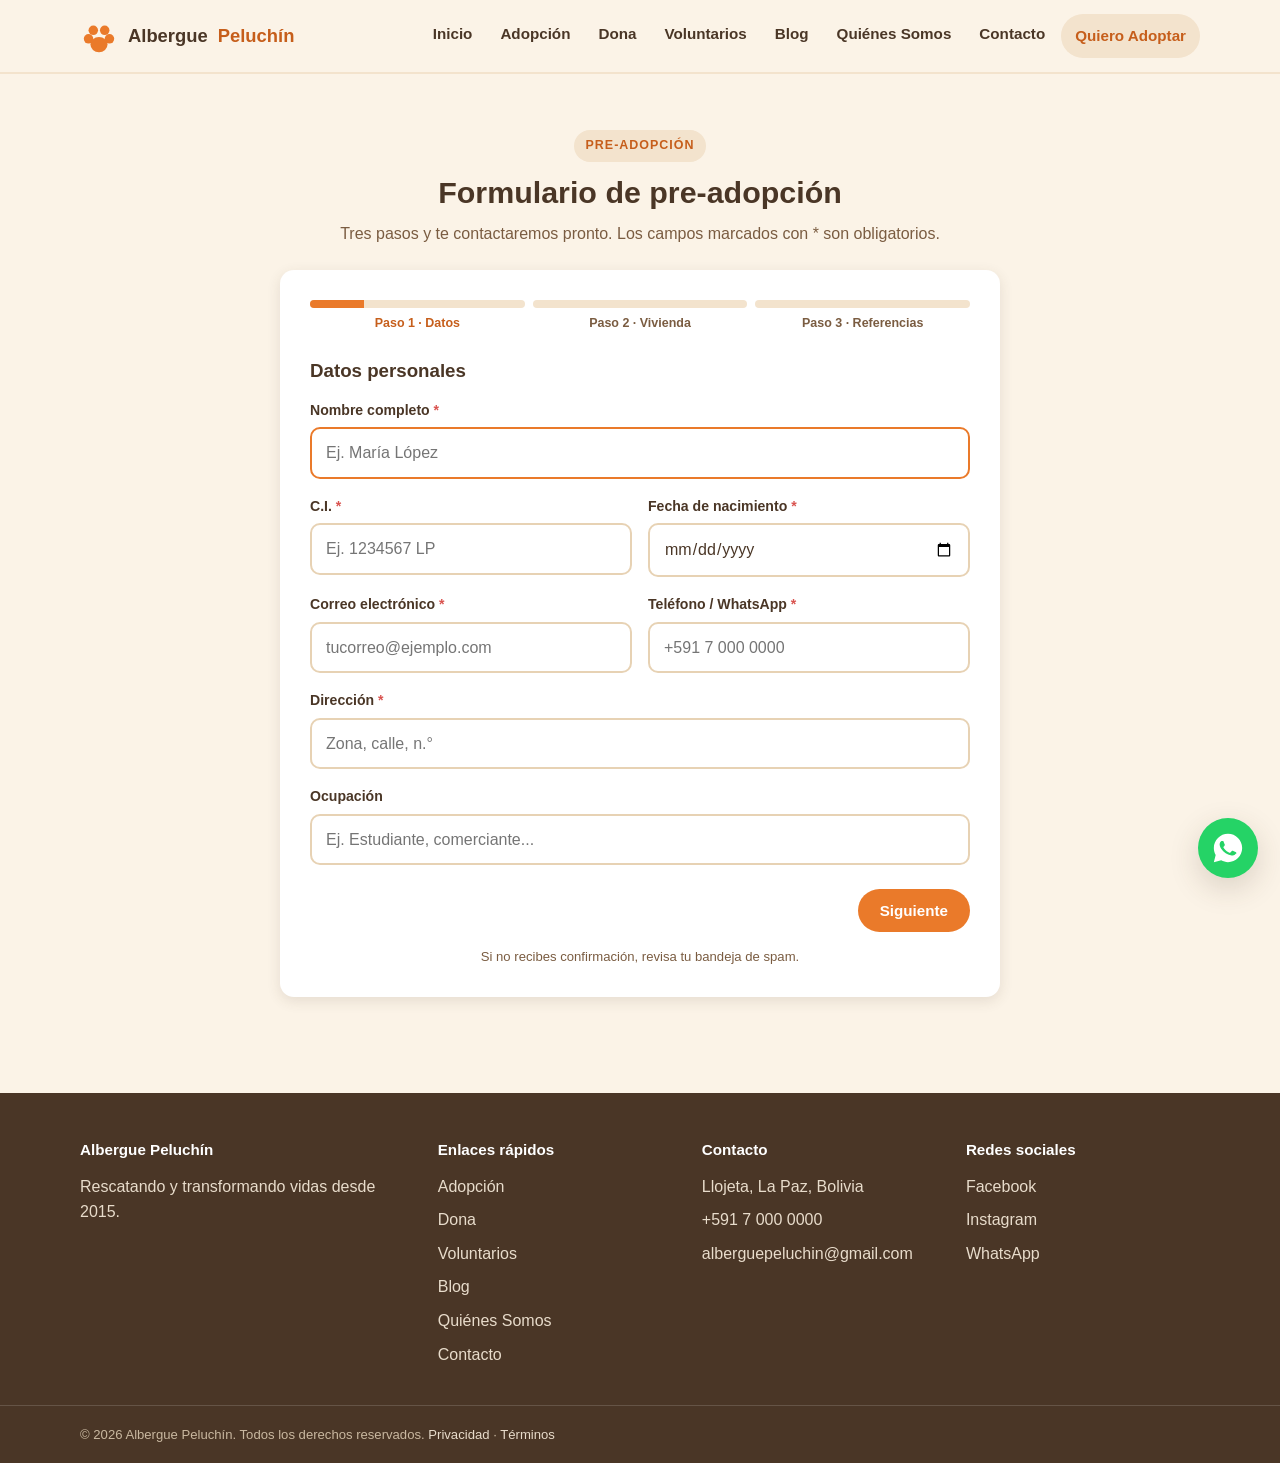
<file: mockup/adoptar.html>
<!DOCTYPE html>
<html lang="es">
<head>
  <meta charset="UTF-8" />
  <meta name="viewport" content="width=device-width, initial-scale=1.0" />
  <title>Pre-adopción — Albergue Peluchín</title>
  <link rel="stylesheet" href="style.css" />
</head>
<body>

  <header class="navbar">
    <div class="container navbar__inner">
      <a class="logo" href="index.html">
        <svg viewBox="0 0 40 40" aria-hidden="true">
          <circle cx="14" cy="14" r="5" fill="#EA7A2A"/><circle cx="26" cy="14" r="5" fill="#EA7A2A"/>
          <circle cx="9" cy="23" r="5" fill="#EA7A2A"/><circle cx="31" cy="23" r="5" fill="#EA7A2A"/>
          <ellipse cx="20" cy="29" rx="9" ry="8" fill="#EA7A2A"/>
        </svg>
        Albergue <span>Peluchín</span>
      </a>
      <button class="nav-toggle" aria-label="Abrir menú">
        <svg viewBox="0 0 24 24" width="22" height="22" fill="none" stroke="currentColor" stroke-width="2.2" stroke-linecap="round"><path d="M4 6h16M4 12h16M4 18h16"/></svg>
      </button>
      <nav>
        <ul class="nav__list">
          <li><a href="index.html">Inicio</a></li>
          <li><a href="adopcion.html">Adopción</a></li>
          <li><a href="donar.html">Dona</a></li>
          <li><a href="voluntarios.html">Voluntarios</a></li>
          <li><a href="blog.html">Blog</a></li>
          <li><a href="quienes-somos.html">Quiénes Somos</a></li>
          <li><a href="contacto.html">Contacto</a></li>
          <li><a class="btn btn--primary btn--sm" href="adoptar.html" aria-current="page">Quiero Adoptar</a></li>
        </ul>
      </nav>
    </div>
  </header>

  <section class="section">
    <div class="container">
      <div class="center mb-2">
        <span class="eyebrow">Pre-adopción</span>
        <h1 class="section-title">Formulario de pre-adopción</h1>
        <p class="section-sub" style="margin:0 auto">Tres pasos y te contactaremos pronto. Los campos marcados con * son obligatorios.</p>
      </div>

      <form class="form-card" novalidate>

        <!-- Barra de progreso -->
        <div class="progress" data-progress>
          <div class="progress__step active"><div class="progress__bar"><i style="width:33%"></i></div>Paso 1 · Datos</div>
          <div class="progress__step"><div class="progress__bar"><i style="width:0"></i></div>Paso 2 · Vivienda</div>
          <div class="progress__step"><div class="progress__bar"><i style="width:0"></i></div>Paso 3 · Referencias</div>
        </div>

        <!-- PASO 1 -->
        <div class="step" data-step="1">
          <h3 style="margin-bottom:16px">Datos personales</h3>
          <div class="form-grid">
            <div class="field field--full"><label>Nombre completo <span class="req">*</span></label><input type="text" placeholder="Ej. María López" /></div>
            <div class="field"><label>C.I. <span class="req">*</span></label><input type="text" placeholder="Ej. 1234567 LP" /></div>
            <div class="field"><label>Fecha de nacimiento <span class="req">*</span></label><input type="date" /></div>
            <div class="field"><label>Correo electrónico <span class="req">*</span></label><input type="email" placeholder="tucorreo@ejemplo.com" /><span class="error">Ingresa un correo válido.</span></div>
            <div class="field"><label>Teléfono / WhatsApp <span class="req">*</span></label><input type="tel" placeholder="+591 7 000 0000" /><span class="error">Ingresa un teléfono válido.</span></div>
            <div class="field field--full"><label>Dirección <span class="req">*</span></label><input type="text" placeholder="Zona, calle, n.°" /></div>
            <div class="field field--full"><label>Ocupación</label><input type="text" placeholder="Ej. Estudiante, comerciante..." /></div>
          </div>
          <div class="form-actions">
            <span></span>
            <button type="button" class="btn btn--primary" data-next>Siguiente</button>
          </div>
        </div>

        <!-- PASO 2 -->
        <div class="step hide" data-step="2">
          <h3 style="margin-bottom:16px">Vivienda y experiencia</h3>
          <div class="form-grid">
            <div class="field"><label>Tipo de vivienda <span class="req">*</span></label><select><option>Selecciona...</option><option>Casa</option><option>Departamento</option></select></div>
            <div class="field"><label>¿Propia o alquilada? <span class="req">*</span></label><select><option>Selecciona...</option><option>Propia</option><option>Alquilada</option></select></div>
            <div class="field"><label>¿Tiene patio o jardín? <span class="req">*</span></label><select><option>Selecciona...</option><option>Sí</option><option>No</option></select></div>
            <div class="field"><label>¿Ha tenido mascotas antes? <span class="req">*</span></label><select><option>Selecciona...</option><option>Sí</option><option>No</option></select></div>
            <div class="field field--full"><label>¿Qué pasó con ellas?</label><textarea rows="2" placeholder="Cuéntanos brevemente"></textarea></div>
            <div class="field field--full"><label>¿Tiene otras mascotas actualmente? <span class="req">*</span></label><input type="text" placeholder="Sí / No — ¿cuáles?" /></div>
            <div class="field field--full"><label>¿Quiénes viven en el hogar? <span class="req">*</span></label><input type="text" placeholder="Ej. 2 adultos y 1 niño" /></div>
          </div>
          <div class="form-actions">
            <button type="button" class="btn btn--ghost" data-prev>Anterior</button>
            <button type="button" class="btn btn--primary" data-next>Siguiente</button>
          </div>
        </div>

        <!-- PASO 3 -->
        <div class="step hide" data-step="3">
          <h3 style="margin-bottom:16px">Referencias y envío</h3>
          <div class="form-grid">
            <div class="field"><label>Referencia personal <span class="req">*</span></label><input type="text" placeholder="Nombre" /></div>
            <div class="field"><label>Teléfono de referencia</label><input type="tel" placeholder="+591 7 000 0000" /></div>
            <div class="field"><label>Parentesco</label><input type="text" placeholder="Ej. hermana, amigo" /></div>
            <div class="field"><label>Referencia veterinaria</label><input type="text" placeholder="Nombre del veterinario / clínica" /></div>
            <div class="field field--full"><label>¿Por qué quieres adoptar? <span class="req">*</span></label><textarea rows="3" placeholder="Cuéntanos tu motivación"></textarea></div>
            <div class="field"><label>Animal de interés (opcional)</label><select><option>Selecciona...</option><option>Rocky (Perro)</option><option>Misha (Gato)</option><option>Nina (Gata)</option></select></div>
            <div class="field field--full checkbox-row">
              <input type="checkbox" id="seguimiento" /><label for="seguimiento">Acepto el seguimiento post-adopción <span class="req">*</span></label>
            </div>
            <div class="field field--full checkbox-row">
              <input type="checkbox" id="condiciones" /><label for="condiciones">Acepto las <a href="#">condiciones de adopción</a> (ver reglamento) <span class="req">*</span></label>
            </div>
          </div>
          <div class="form-actions">
            <button type="button" class="btn btn--ghost" data-prev>Anterior</button>
            <button type="button" class="btn btn--primary" data-submit>Enviar Solicitud</button>
          </div>
        </div>

        <!-- CONFIRMACIÓN -->
        <div class="step hide" data-step="done">
          <div class="alert alert--ok">
            <div>
              <strong>¡Gracias! Tu solicitud ha sido recibida.</strong>
              <p>Te contactaremos pronto. Tu número de seguimiento es:</p>
              <p style="font-size:1.4rem;font-weight:800;color:var(--teal-dark)">PEL-2026-0042</p>
            </div>
          </div>
          <div class="form-actions">
            <a class="btn btn--ghost" href="index.html">Volver al inicio</a>
            <a class="btn btn--primary" href="adopcion.html">Conocer más animales</a>
          </div>
        </div>

        <p class="step-hint">Si no recibes confirmación, revisa tu bandeja de spam.</p>
      </form>
    </div>
  </section>

  <footer class="footer">
    <div class="container footer__inner">
      <div><h4>Albergue Peluchín</h4><p>Rescatando y transformando vidas desde 2015.</p></div>
      <div>
        <h4>Enlaces rápidos</h4>
        <ul>
          <li><a href="adopcion.html">Adopción</a></li>
          <li><a href="donar.html">Dona</a></li>
          <li><a href="voluntarios.html">Voluntarios</a></li>
          <li><a href="blog.html">Blog</a></li>
          <li><a href="quienes-somos.html">Quiénes Somos</a></li>
          <li><a href="contacto.html">Contacto</a></li>
        </ul>
      </div>
      <div>
        <h4>Contacto</h4>
        <ul><li>Llojeta, La Paz, Bolivia</li><li>+591 7 000 0000</li><li>alberguepeluchin@gmail.com</li></ul>
      </div>
      <div>
        <h4>Redes sociales</h4>
        <ul><li><a href="#">Facebook</a></li><li><a href="#">Instagram</a></li><li><a href="#">WhatsApp</a></li></ul>
      </div>
    </div>
    <div class="footer__bottom"><div class="container">© 2026 Albergue Peluchín. Todos los derechos reservados. <a href="#">Privacidad</a> · <a href="#">Términos</a></div></div>
  </footer>

  <a class="wa-float" href="#" aria-label="Escríbenos por WhatsApp">
    <svg viewBox="0 0 24 24" fill="#fff"><path d="M12 2C6.5 2 2 6.5 2 12c0 1.8.5 3.5 1.3 5L2 22l5.2-1.3c1.5.8 3.1 1.3 4.8 1.3 5.5 0 10-4.5 10-10S17.5 2 12 2zm5.3 14.1c-.2.6-1.3 1.2-1.8 1.2-.5 0-1 .2-3.4-.7-2.9-1.1-4.7-3.9-4.9-4.1-.1-.2-1.1-1.5-1.1-2.9s.7-2 1-2.3c.2-.3.5-.3.7-.3h.5c.2 0 .4 0 .6.5s.8 1.9.8 2c.1.1.1.3 0 .5-.1.2-.1.3-.3.5l-.5.6c-.1.1-.3.3-.1.6.2.3.8 1.3 1.7 2.1 1.2 1.1 2.2 1.4 2.5 1.5.3.1.5.1.7-.1l1-1.1c.2-.3.4-.2.7-.1l1.9.9c.3.1.5.2.5.3.1.2.1.7-.1 1z"/></svg>
  </a>

  <script src="script.js"></script>
</body>
</html>
</file>
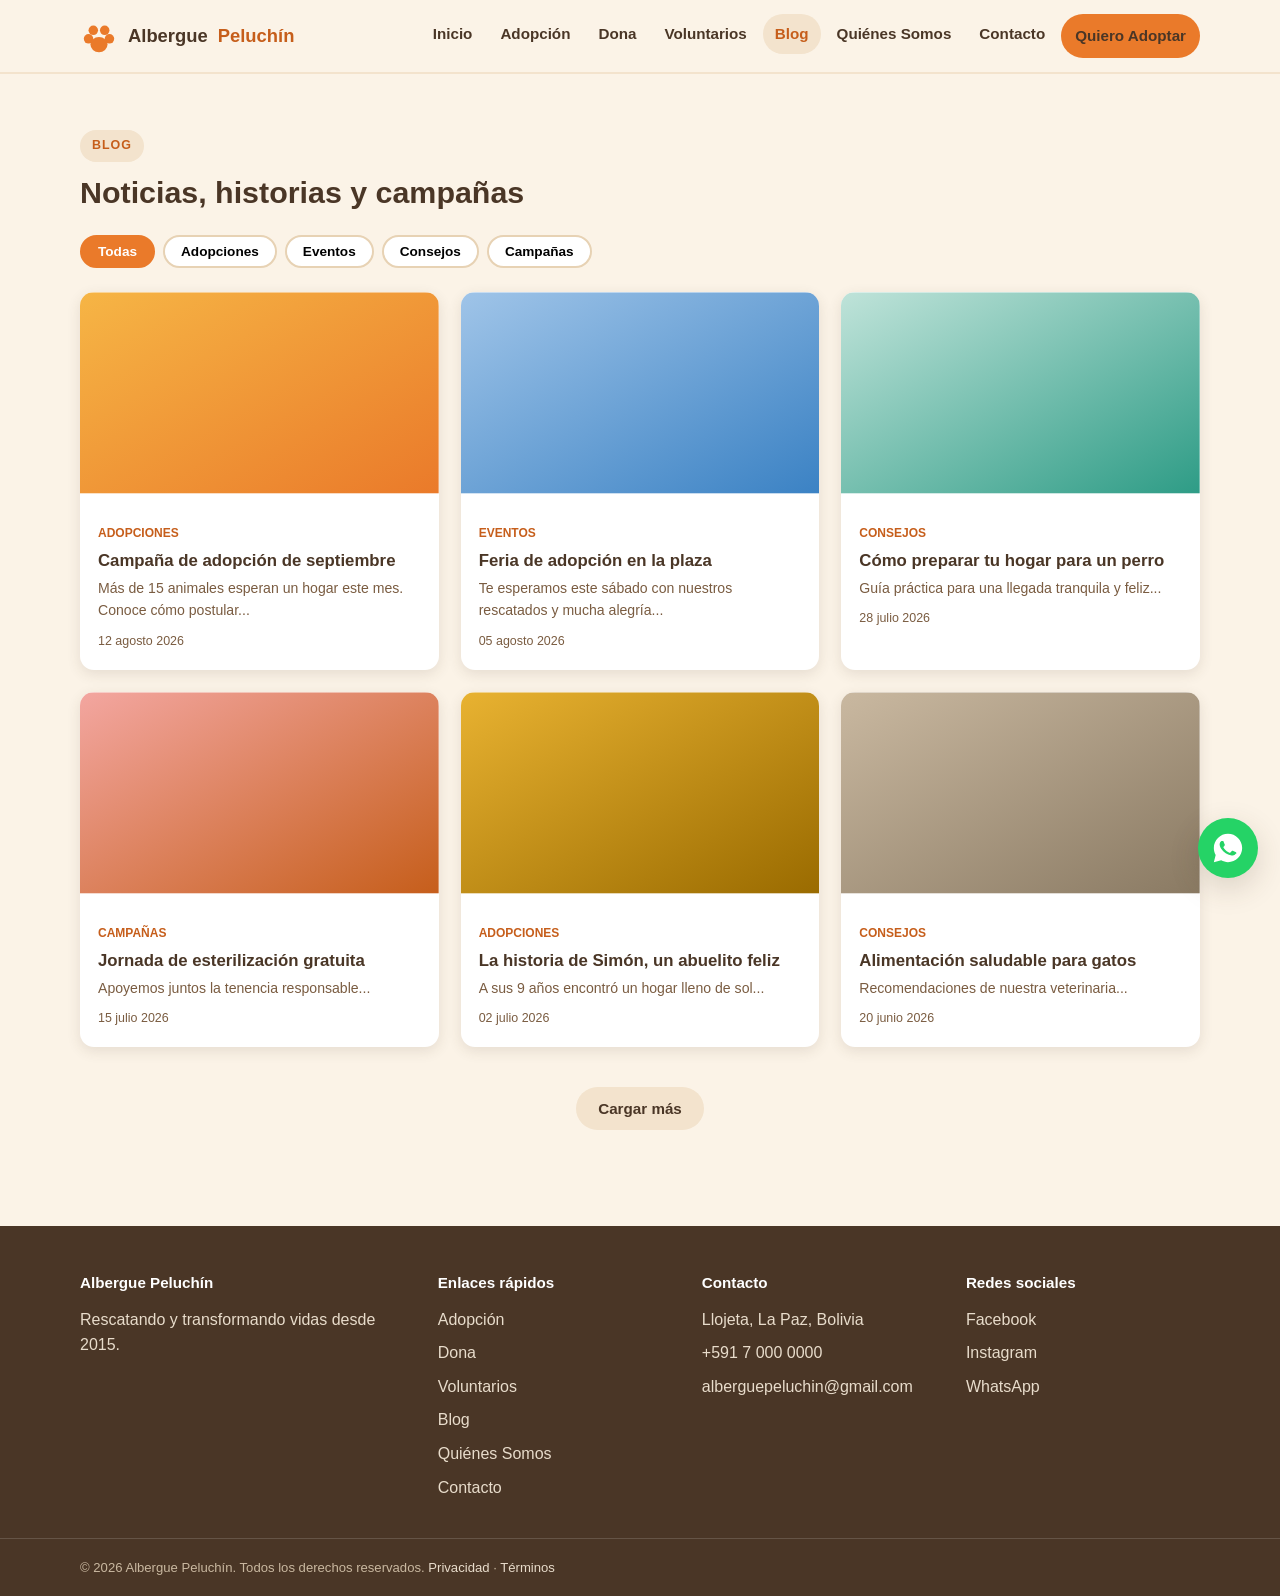
<file: mockup/blog.html>
<!DOCTYPE html>
<html lang="es">
<head>
  <meta charset="UTF-8" />
  <meta name="viewport" content="width=device-width, initial-scale=1.0" />
  <title>Blog — Albergue Peluchín</title>
  <link rel="stylesheet" href="style.css" />
</head>
<body>

  <header class="navbar">
    <div class="container navbar__inner">
      <a class="logo" href="index.html">
        <svg viewBox="0 0 40 40" aria-hidden="true">
          <circle cx="14" cy="14" r="5" fill="#EA7A2A"/><circle cx="26" cy="14" r="5" fill="#EA7A2A"/>
          <circle cx="9" cy="23" r="5" fill="#EA7A2A"/><circle cx="31" cy="23" r="5" fill="#EA7A2A"/>
          <ellipse cx="20" cy="29" rx="9" ry="8" fill="#EA7A2A"/>
        </svg>
        Albergue <span>Peluchín</span>
      </a>
      <button class="nav-toggle" aria-label="Abrir menú">
        <svg viewBox="0 0 24 24" width="22" height="22" fill="none" stroke="currentColor" stroke-width="2.2" stroke-linecap="round"><path d="M4 6h16M4 12h16M4 18h16"/></svg>
      </button>
      <nav>
        <ul class="nav__list">
          <li><a href="index.html">Inicio</a></li>
          <li><a href="adopcion.html">Adopción</a></li>
          <li><a href="donar.html">Dona</a></li>
          <li><a href="voluntarios.html">Voluntarios</a></li>
          <li><a href="blog.html" aria-current="page">Blog</a></li>
          <li><a href="quienes-somos.html">Quiénes Somos</a></li>
          <li><a href="contacto.html">Contacto</a></li>
          <li><a class="btn btn--primary btn--sm" href="adoptar.html">Quiero Adoptar</a></li>
        </ul>
      </nav>
    </div>
  </header>

  <section class="section">
    <div class="container">
      <span class="eyebrow">Blog</span>
      <h1 class="section-title">Noticias, historias y campañas</h1>

      <div class="pills mt-2">
        <button class="pill active">Todas</button>
        <button class="pill">Adopciones</button>
        <button class="pill">Eventos</button>
        <button class="pill">Consejos</button>
        <button class="pill">Campañas</button>
      </div>

      <div class="grid grid--3 mt-2">
        <article class="post-card">
          <div class="post-card__media"><svg viewBox="0 0 200 112"><defs><linearGradient id="c1" x1="0" y1="0" x2="1" y2="1"><stop offset="0" stop-color="#F6B545"/><stop offset="1" stop-color="#EA7A2A"/></linearGradient></defs><rect width="200" height="112" fill="url(#c1)"/></svg></div>
          <div class="post-card__body">
            <span class="post-card__cat">Adopciones</span>
            <h3>Campaña de adopción de septiembre</h3>
            <p>Más de 15 animales esperan un hogar este mes. Conoce cómo postular...</p>
            <div class="post-card__date">12 agosto 2026</div>
          </div>
        </article>
        <article class="post-card">
          <div class="post-card__media"><svg viewBox="0 0 200 112"><defs><linearGradient id="c2" x1="0" y1="0" x2="1" y2="1"><stop offset="0" stop-color="#9FC4E8"/><stop offset="1" stop-color="#3B82C4"/></linearGradient></defs><rect width="200" height="112" fill="url(#c2)"/></svg></div>
          <div class="post-card__body">
            <span class="post-card__cat">Eventos</span>
            <h3>Feria de adopción en la plaza</h3>
            <p>Te esperamos este sábado con nuestros rescatados y mucha alegría...</p>
            <div class="post-card__date">05 agosto 2026</div>
          </div>
        </article>
        <article class="post-card">
          <div class="post-card__media"><svg viewBox="0 0 200 112"><defs><linearGradient id="c3" x1="0" y1="0" x2="1" y2="1"><stop offset="0" stop-color="#BFE3D9"/><stop offset="1" stop-color="#2E9C86"/></linearGradient></defs><rect width="200" height="112" fill="url(#c3)"/></svg></div>
          <div class="post-card__body">
            <span class="post-card__cat">Consejos</span>
            <h3>Cómo preparar tu hogar para un perro</h3>
            <p>Guía práctica para una llegada tranquila y feliz...</p>
            <div class="post-card__date">28 julio 2026</div>
          </div>
        </article>
        <article class="post-card">
          <div class="post-card__media"><svg viewBox="0 0 200 112"><defs><linearGradient id="c4" x1="0" y1="0" x2="1" y2="1"><stop offset="0" stop-color="#F3A6A0"/><stop offset="1" stop-color="#C65E1B"/></linearGradient></defs><rect width="200" height="112" fill="url(#c4)"/></svg></div>
          <div class="post-card__body">
            <span class="post-card__cat">Campañas</span>
            <h3>Jornada de esterilización gratuita</h3>
            <p>Apoyemos juntos la tenencia responsable...</p>
            <div class="post-card__date">15 julio 2026</div>
          </div>
        </article>
        <article class="post-card">
          <div class="post-card__media"><svg viewBox="0 0 200 112"><defs><linearGradient id="c5" x1="0" y1="0" x2="1" y2="1"><stop offset="0" stop-color="#E8B231"/><stop offset="1" stop-color="#9A6B00"/></linearGradient></defs><rect width="200" height="112" fill="url(#c5)"/></svg></div>
          <div class="post-card__body">
            <span class="post-card__cat">Adopciones</span>
            <h3>La historia de Simón, un abuelito feliz</h3>
            <p>A sus 9 años encontró un hogar lleno de sol...</p>
            <div class="post-card__date">02 julio 2026</div>
          </div>
        </article>
        <article class="post-card">
          <div class="post-card__media"><svg viewBox="0 0 200 112"><defs><linearGradient id="c6" x1="0" y1="0" x2="1" y2="1"><stop offset="0" stop-color="#C9B8A0"/><stop offset="1" stop-color="#8A7A63"/></linearGradient></defs><rect width="200" height="112" fill="url(#c6)"/></svg></div>
          <div class="post-card__body">
            <span class="post-card__cat">Consejos</span>
            <h3>Alimentación saludable para gatos</h3>
            <p>Recomendaciones de nuestra veterinaria...</p>
            <div class="post-card__date">20 junio 2026</div>
          </div>
        </article>
      </div>

      <div class="center mt-3">
        <button class="btn btn--ghost">Cargar más</button>
      </div>
    </div>
  </section>

  <footer class="footer">
    <div class="container footer__inner">
      <div><h4>Albergue Peluchín</h4><p>Rescatando y transformando vidas desde 2015.</p></div>
      <div>
        <h4>Enlaces rápidos</h4>
        <ul>
          <li><a href="adopcion.html">Adopción</a></li>
          <li><a href="donar.html">Dona</a></li>
          <li><a href="voluntarios.html">Voluntarios</a></li>
          <li><a href="blog.html">Blog</a></li>
          <li><a href="quienes-somos.html">Quiénes Somos</a></li>
          <li><a href="contacto.html">Contacto</a></li>
        </ul>
      </div>
      <div>
        <h4>Contacto</h4>
        <ul><li>Llojeta, La Paz, Bolivia</li><li>+591 7 000 0000</li><li>alberguepeluchin@gmail.com</li></ul>
      </div>
      <div>
        <h4>Redes sociales</h4>
        <ul><li><a href="#">Facebook</a></li><li><a href="#">Instagram</a></li><li><a href="#">WhatsApp</a></li></ul>
      </div>
    </div>
    <div class="footer__bottom"><div class="container">© 2026 Albergue Peluchín. Todos los derechos reservados. <a href="#">Privacidad</a> · <a href="#">Términos</a></div></div>
  </footer>

  <a class="wa-float" href="#" aria-label="Escríbenos por WhatsApp">
    <svg viewBox="0 0 24 24" fill="#fff"><path d="M12 2C6.5 2 2 6.5 2 12c0 1.8.5 3.5 1.3 5L2 22l5.2-1.3c1.5.8 3.1 1.3 4.8 1.3 5.5 0 10-4.5 10-10S17.5 2 12 2zm5.3 14.1c-.2.6-1.3 1.2-1.8 1.2-.5 0-1 .2-3.4-.7-2.9-1.1-4.7-3.9-4.9-4.1-.1-.2-1.1-1.5-1.1-2.9s.7-2 1-2.3c.2-.3.5-.3.7-.3h.5c.2 0 .4 0 .6.5s.8 1.9.8 2c.1.1.1.3 0 .5-.1.2-.1.3-.3.5l-.5.6c-.1.1-.3.3-.1.6.2.3.8 1.3 1.7 2.1 1.2 1.1 2.2 1.4 2.5 1.5.3.1.5.1.7-.1l1-1.1c.2-.3.4-.2.7-.1l1.9.9c.3.1.5.2.5.3.1.2.1.7-.1 1z"/></svg>
  </a>

  <script src="script.js"></script>
</body>
</html>
</file>
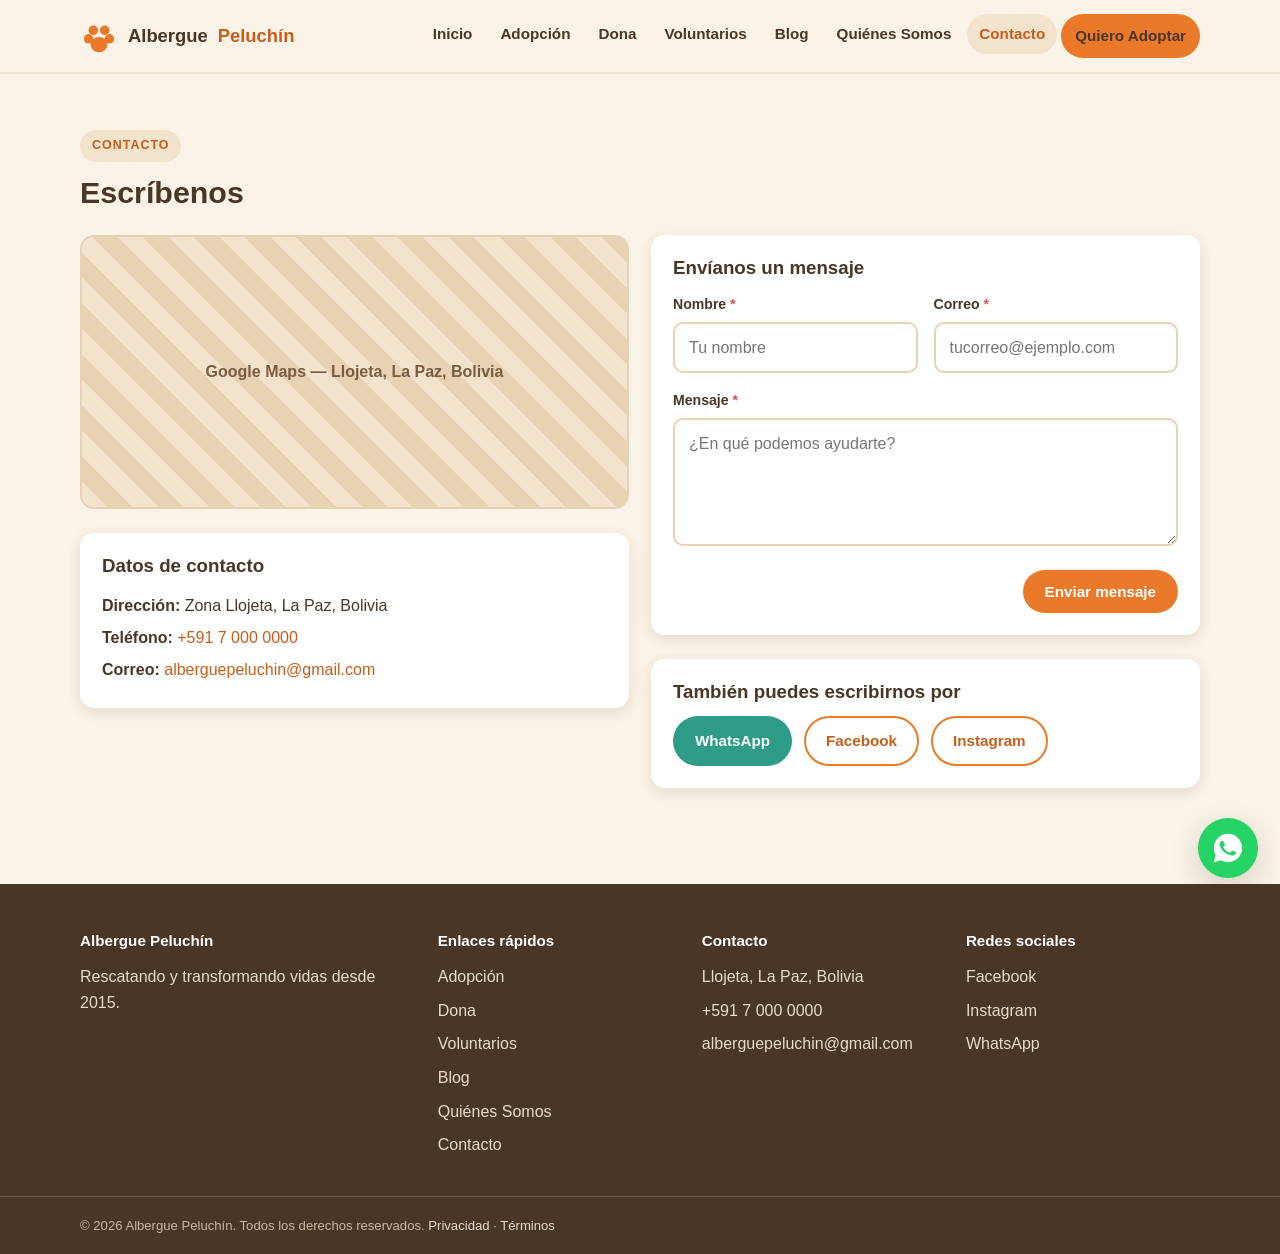
<file: mockup/contacto.html>
<!DOCTYPE html>
<html lang="es">
<head>
  <meta charset="UTF-8" />
  <meta name="viewport" content="width=device-width, initial-scale=1.0" />
  <title>Contacto — Albergue Peluchín</title>
  <link rel="stylesheet" href="style.css" />
</head>
<body>

  <header class="navbar">
    <div class="container navbar__inner">
      <a class="logo" href="index.html">
        <svg viewBox="0 0 40 40" aria-hidden="true">
          <circle cx="14" cy="14" r="5" fill="#EA7A2A"/><circle cx="26" cy="14" r="5" fill="#EA7A2A"/>
          <circle cx="9" cy="23" r="5" fill="#EA7A2A"/><circle cx="31" cy="23" r="5" fill="#EA7A2A"/>
          <ellipse cx="20" cy="29" rx="9" ry="8" fill="#EA7A2A"/>
        </svg>
        Albergue <span>Peluchín</span>
      </a>
      <button class="nav-toggle" aria-label="Abrir menú">
        <svg viewBox="0 0 24 24" width="22" height="22" fill="none" stroke="currentColor" stroke-width="2.2" stroke-linecap="round"><path d="M4 6h16M4 12h16M4 18h16"/></svg>
      </button>
      <nav>
        <ul class="nav__list">
          <li><a href="index.html">Inicio</a></li>
          <li><a href="adopcion.html">Adopción</a></li>
          <li><a href="donar.html">Dona</a></li>
          <li><a href="voluntarios.html">Voluntarios</a></li>
          <li><a href="blog.html">Blog</a></li>
          <li><a href="quienes-somos.html">Quiénes Somos</a></li>
          <li><a href="contacto.html" aria-current="page">Contacto</a></li>
          <li><a class="btn btn--primary btn--sm" href="adoptar.html">Quiero Adoptar</a></li>
        </ul>
      </nav>
    </div>
  </header>

  <section class="section">
    <div class="container">
      <span class="eyebrow">Contacto</span>
      <h1 class="section-title">Escríbenos</h1>

      <div class="grid grid--2 mt-2" style="align-items:start">
        <div>
          <div class="map-placeholder">Google Maps — Llojeta, La Paz, Bolivia</div>

          <div class="card mt-2">
            <h3>Datos de contacto</h3>
            <ul style="list-style:none;margin-top:12px;line-height:2">
              <li><strong>Dirección:</strong> Zona Llojeta, La Paz, Bolivia</li>
              <li><strong>Teléfono:</strong> <a href="tel:+59170000000">+591 7 000 0000</a></li>
              <li><strong>Correo:</strong> <a href="mailto:alberguepeluchin@gmail.com">alberguepeluchin@gmail.com</a></li>
            </ul>
          </div>
        </div>

        <div>
          <div class="card">
            <h3>Envíanos un mensaje</h3>
            <form novalidate style="margin-top:14px">
              <div class="form-grid">
                <div class="field"><label>Nombre <span class="req">*</span></label><input type="text" placeholder="Tu nombre" /></div>
                <div class="field"><label>Correo <span class="req">*</span></label><input type="email" placeholder="tucorreo@ejemplo.com" /></div>
                <div class="field field--full"><label>Mensaje <span class="req">*</span></label><textarea rows="4" placeholder="¿En qué podemos ayudarte?"></textarea></div>
              </div>
              <div class="form-actions"><span></span><button type="submit" class="btn btn--primary">Enviar mensaje</button></div>
            </form>
          </div>

          <div class="card mt-2">
            <h3>También puedes escribirnos por</h3>
            <div class="flex mt-1">
              <a class="btn btn--teal" href="#">WhatsApp</a>
              <a class="btn btn--secondary" href="#">Facebook</a>
              <a class="btn btn--secondary" href="#">Instagram</a>
            </div>
          </div>
        </div>
      </div>
    </div>
  </section>

  <footer class="footer">
    <div class="container footer__inner">
      <div><h4>Albergue Peluchín</h4><p>Rescatando y transformando vidas desde 2015.</p></div>
      <div>
        <h4>Enlaces rápidos</h4>
        <ul>
          <li><a href="adopcion.html">Adopción</a></li>
          <li><a href="donar.html">Dona</a></li>
          <li><a href="voluntarios.html">Voluntarios</a></li>
          <li><a href="blog.html">Blog</a></li>
          <li><a href="quienes-somos.html">Quiénes Somos</a></li>
          <li><a href="contacto.html">Contacto</a></li>
        </ul>
      </div>
      <div>
        <h4>Contacto</h4>
        <ul><li>Llojeta, La Paz, Bolivia</li><li>+591 7 000 0000</li><li>alberguepeluchin@gmail.com</li></ul>
      </div>
      <div>
        <h4>Redes sociales</h4>
        <ul><li><a href="#">Facebook</a></li><li><a href="#">Instagram</a></li><li><a href="#">WhatsApp</a></li></ul>
      </div>
    </div>
    <div class="footer__bottom"><div class="container">© 2026 Albergue Peluchín. Todos los derechos reservados. <a href="#">Privacidad</a> · <a href="#">Términos</a></div></div>
  </footer>

  <a class="wa-float" href="#" aria-label="Escríbenos por WhatsApp">
    <svg viewBox="0 0 24 24" fill="#fff"><path d="M12 2C6.5 2 2 6.5 2 12c0 1.8.5 3.5 1.3 5L2 22l5.2-1.3c1.5.8 3.1 1.3 4.8 1.3 5.5 0 10-4.5 10-10S17.5 2 12 2zm5.3 14.1c-.2.6-1.3 1.2-1.8 1.2-.5 0-1 .2-3.4-.7-2.9-1.1-4.7-3.9-4.9-4.1-.1-.2-1.1-1.5-1.1-2.9s.7-2 1-2.3c.2-.3.5-.3.7-.3h.5c.2 0 .4 0 .6.5s.8 1.9.8 2c.1.1.1.3 0 .5-.1.2-.1.3-.3.5l-.5.6c-.1.1-.3.3-.1.6.2.3.8 1.3 1.7 2.1 1.2 1.1 2.2 1.4 2.5 1.5.3.1.5.1.7-.1l1-1.1c.2-.3.4-.2.7-.1l1.9.9c.3.1.5.2.5.3.1.2.1.7-.1 1z"/></svg>
  </a>

  <script src="script.js"></script>
</body>
</html>
</file>
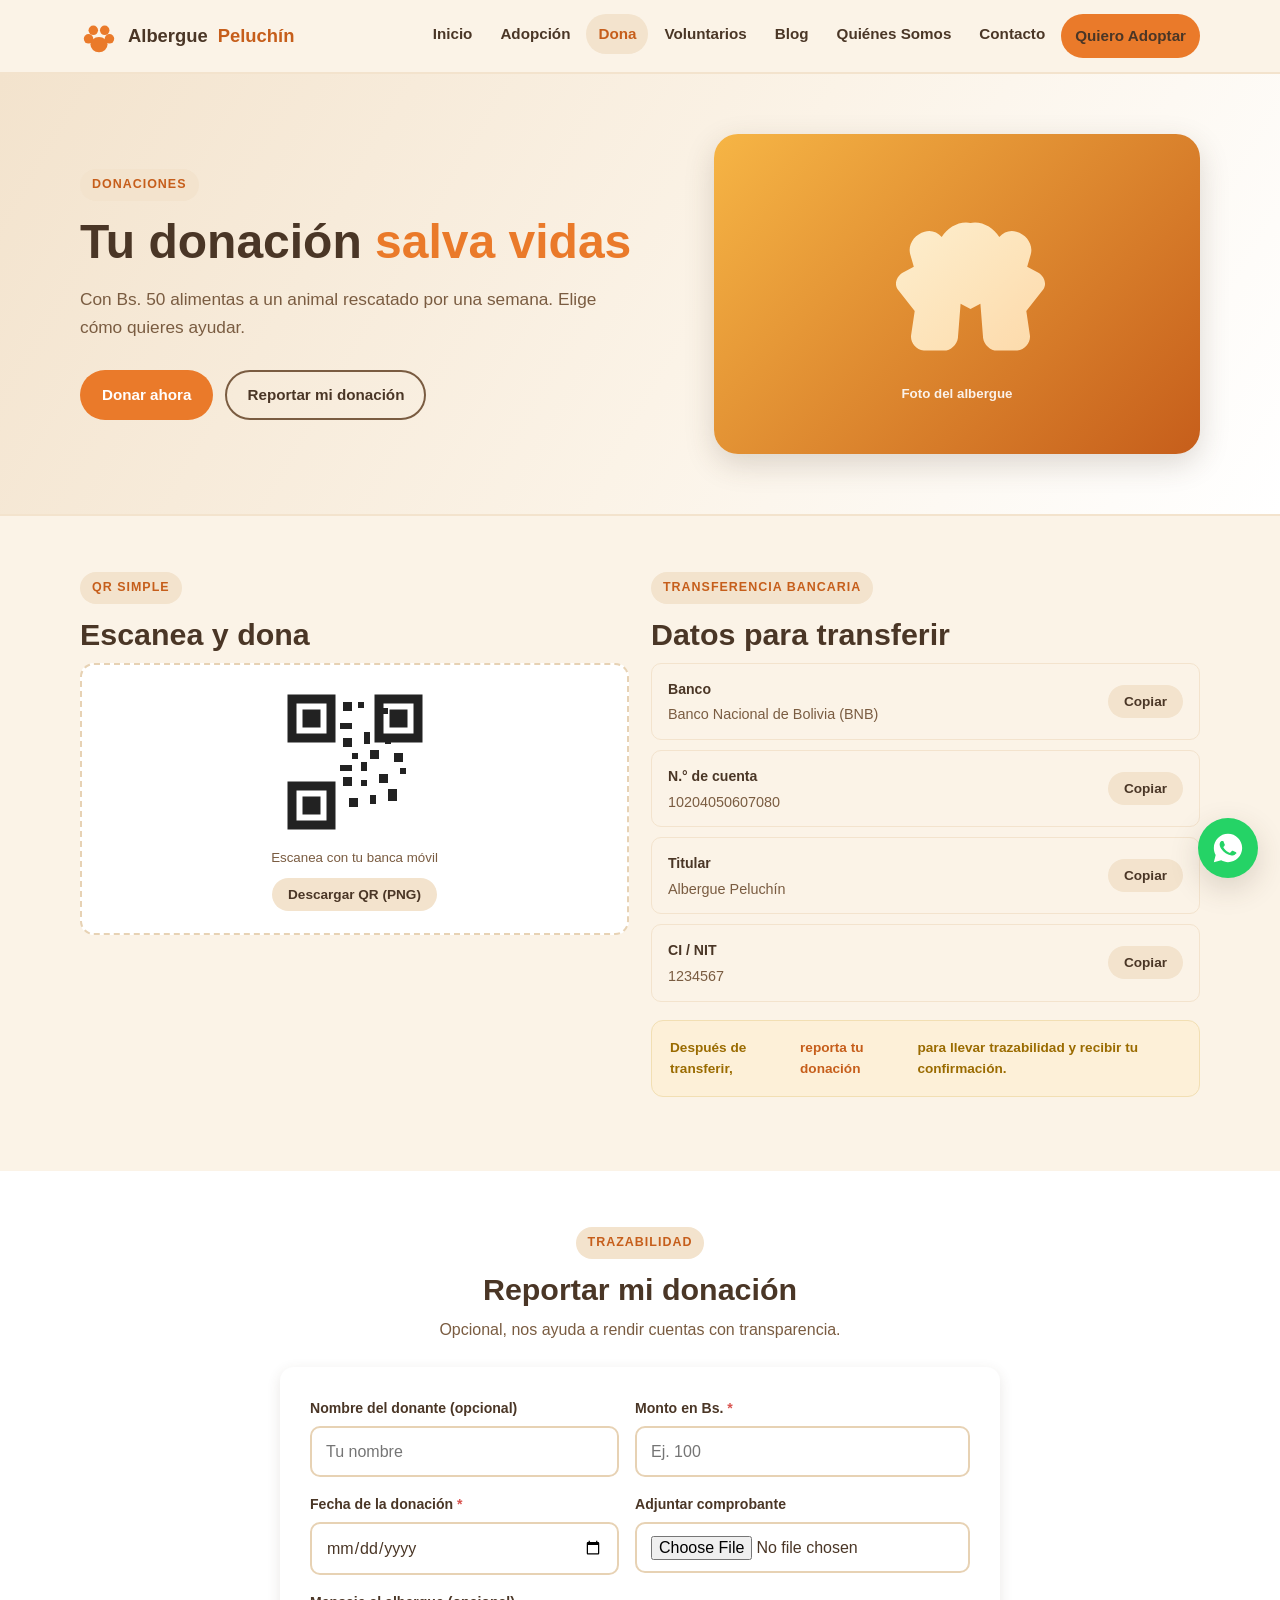
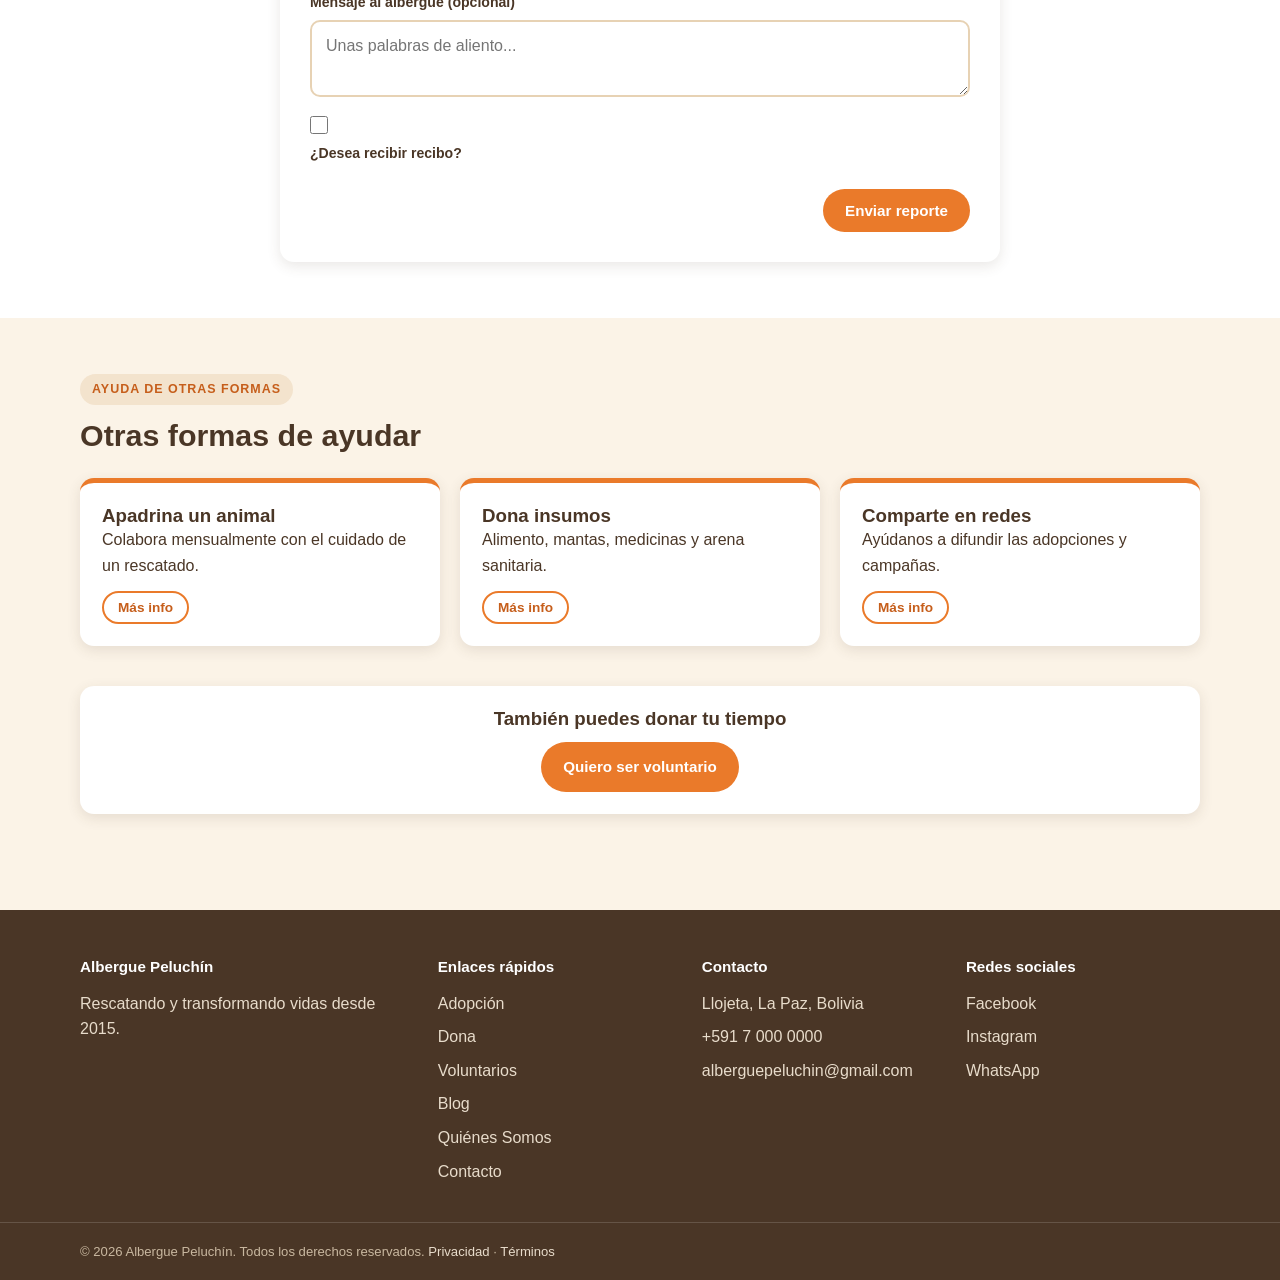
<file: mockup/donar.html>
<!DOCTYPE html>
<html lang="es">
<head>
  <meta charset="UTF-8" />
  <meta name="viewport" content="width=device-width, initial-scale=1.0" />
  <title>Donaciones — Albergue Peluchín</title>
  <link rel="stylesheet" href="style.css" />
</head>
<body>

  <header class="navbar">
    <div class="container navbar__inner">
      <a class="logo" href="index.html">
        <svg viewBox="0 0 40 40" aria-hidden="true">
          <circle cx="14" cy="14" r="5" fill="#EA7A2A"/><circle cx="26" cy="14" r="5" fill="#EA7A2A"/>
          <circle cx="9" cy="23" r="5" fill="#EA7A2A"/><circle cx="31" cy="23" r="5" fill="#EA7A2A"/>
          <ellipse cx="20" cy="29" rx="9" ry="8" fill="#EA7A2A"/>
        </svg>
        Albergue <span>Peluchín</span>
      </a>
      <button class="nav-toggle" aria-label="Abrir menú">
        <svg viewBox="0 0 24 24" width="22" height="22" fill="none" stroke="currentColor" stroke-width="2.2" stroke-linecap="round"><path d="M4 6h16M4 12h16M4 18h16"/></svg>
      </button>
      <nav>
        <ul class="nav__list">
          <li><a href="index.html">Inicio</a></li>
          <li><a href="adopcion.html">Adopción</a></li>
          <li><a href="donar.html" aria-current="page">Dona</a></li>
          <li><a href="voluntarios.html">Voluntarios</a></li>
          <li><a href="blog.html">Blog</a></li>
          <li><a href="quienes-somos.html">Quiénes Somos</a></li>
          <li><a href="contacto.html">Contacto</a></li>
          <li><a class="btn btn--primary btn--sm" href="adoptar.html">Quiero Adoptar</a></li>
        </ul>
      </nav>
    </div>
  </header>

  <section class="hero">
    <div class="container hero__inner">
      <div>
        <span class="eyebrow">Donaciones</span>
        <h1>Tu donación <em>salva vidas</em></h1>
        <p>Con Bs. 50 alimentas a un animal rescatado por una semana. Elige cómo quieres ayudar.</p>
        <div class="hero__cta">
          <a class="btn btn--primary" href="#qr">Donar ahora</a>
          <a class="btn btn--outline" href="#reporte">Reportar mi donación</a>
        </div>
      </div>
      <div class="hero__visual">
        <div>
          <svg viewBox="0 0 200 200" aria-hidden="true">
            <defs><linearGradient id="hg" x1="0" y1="0" x2="1" y2="1"><stop offset="0" stop-color="#FFF3D6"/><stop offset="1" stop-color="#FFE0B2"/></linearGradient></defs>
            <path fill="url(#hg)" d="M122 46c-14-8-31 0-39 13-5-6-12-8-19-6-11 3-19 14-16 25l4 14-13 7c-6 4-9 12-5 18l19 24-4 27c-1 8 5 16 14 17h21c8 1 16-6 17-14l3-38 11 6 11-6 3 38c1 8 9 15 17 14h21c9-1 15-9 14-17l-4-27 19-24c4-6 1-14-5-18l-13-7 4-14c3-11-5-22-16-25-7-2-14 0-19 6-8-13-25-21-39-13z"/>
          </svg>
          <small>Foto del albergue</small>
        </div>
      </div>
    </div>
  </section>

  <section class="section" id="qr">
    <div class="container">
      <div class="grid grid--2" style="align-items:start">
        <div>
          <span class="eyebrow">QR Simple</span>
          <h2 class="section-title">Escanea y dona</h2>
          <div class="qr-box">
            <!-- QR de ejemplo (patrón) -->
            <svg viewBox="0 0 100 100" aria-hidden="true">
              <rect width="100" height="100" fill="#fff"/>
              <g fill="#222">
                <rect x="8" y="8" width="26" height="26" fill="#fff" stroke="#222" stroke-width="6"/>
                <rect x="15" y="15" width="12" height="12" fill="#222"/>
                <rect x="66" y="8" width="26" height="26" fill="#fff" stroke="#222" stroke-width="6"/>
                <rect x="73" y="15" width="12" height="12" fill="#222"/>
                <rect x="8" y="66" width="26" height="26" fill="#fff" stroke="#222" stroke-width="6"/>
                <rect x="15" y="73" width="12" height="12" fill="#222"/>
                <path fill="#222" d="M42 10h6v6h-6zM52 10h4v4h-4zM40 24h8v4h-8zM42 34h6v6h-6zM56 30h4v8h-4zM64 14h8v4h-8zM48 44h4v4h-4zM40 52h8v4h-8zM54 50h4v6h-4zM60 42h6v6h-6zM70 34h4v4h-4zM76 44h6v6h-6zM42 60h6v6h-6zM54 62h4v4h-4zM66 58h6v6h-6zM46 74h6v6h-6zM60 72h4v6h-4zM72 68h6v8h-6zM80 54h4v4h-4z"/>
              </g>
            </svg>
            <small>Escanea con tu banca móvil</small>
            <button class="btn btn--ghost btn--sm">Descargar QR (PNG)</button>
          </div>
        </div>

        <div>
          <span class="eyebrow">Transferencia bancaria</span>
          <h2 class="section-title">Datos para transferir</h2>

          <div class="bank-row"><div><strong>Banco</strong><br /><span>Banco Nacional de Bolivia (BNB)</span></div><button class="btn btn--ghost btn--sm copy-btn">Copiar</button></div>
          <div class="bank-row"><div><strong>N.° de cuenta</strong><br /><span>10204050607080</span></div><button class="btn btn--ghost btn--sm copy-btn">Copiar</button></div>
          <div class="bank-row"><div><strong>Titular</strong><br /><span>Albergue Peluchín</span></div><button class="btn btn--ghost btn--sm copy-btn">Copiar</button></div>
          <div class="bank-row"><div><strong>CI / NIT</strong><br /><span>1234567</span></div><button class="btn btn--ghost btn--sm copy-btn">Copiar</button></div>

          <div class="alert alert--warn mt-1" style="font-size:0.85rem">
            Después de transferir, <a href="#reporte">reporta tu donación</a> para llevar trazabilidad y recibir tu confirmación.
          </div>
        </div>
      </div>
    </div>
  </section>

  <section class="section section--alt" id="reporte">
    <div class="container">
      <div class="center mb-2">
        <span class="eyebrow">Trazabilidad</span>
        <h2 class="section-title">Reportar mi donación</h2>
        <p class="section-sub" style="margin:0 auto">Opcional, nos ayuda a rendir cuentas con transparencia.</p>
      </div>

      <form class="form-card" novalidate>
        <div class="form-grid">
          <div class="field"><label>Nombre del donante (opcional)</label><input type="text" placeholder="Tu nombre" /></div>
          <div class="field"><label>Monto en Bs. <span class="req">*</span></label><input type="number" placeholder="Ej. 100" /></div>
          <div class="field"><label>Fecha de la donación <span class="req">*</span></label><input type="date" /></div>
          <div class="field"><label>Adjuntar comprobante</label><input type="file" accept="image/*" /></div>
          <div class="field field--full"><label>Mensaje al albergue (opcional)</label><textarea rows="2" placeholder="Unas palabras de aliento..."></textarea></div>
          <div class="field field--full checkbox-row"><input type="checkbox" id="recibo" /><label for="recibo">¿Desea recibir recibo?</label></div>
        </div>
        <div class="form-actions">
          <span></span>
          <button type="submit" class="btn btn--primary">Enviar reporte</button>
        </div>
      </form>
    </div>
  </section>

  <section class="section">
    <div class="container">
      <span class="eyebrow">Ayuda de otras formas</span>
      <h2 class="section-title">Otras formas de ayudar</h2>
      <div class="mission-cards mt-2">
        <div class="card">
          <h3>Apadrina un animal</h3>
          <p>Colabora mensualmente con el cuidado de un rescatado.</p>
          <button class="btn btn--secondary btn--sm mt-1">Más info</button>
        </div>
        <div class="card">
          <h3>Dona insumos</h3>
          <p>Alimento, mantas, medicinas y arena sanitaria.</p>
          <button class="btn btn--secondary btn--sm mt-1">Más info</button>
        </div>
        <div class="card">
          <h3>Comparte en redes</h3>
          <p>Ayúdanos a difundir las adopciones y campañas.</p>
          <button class="btn btn--secondary btn--sm mt-1">Más info</button>
        </div>
      </div>

      <div class="section--sand card mt-3 center">
        <h3>También puedes donar tu tiempo</h3>
        <a class="btn btn--primary mt-1" href="voluntarios.html">Quiero ser voluntario</a>
      </div>
    </div>
  </section>

  <footer class="footer">
    <div class="container footer__inner">
      <div><h4>Albergue Peluchín</h4><p>Rescatando y transformando vidas desde 2015.</p></div>
      <div>
        <h4>Enlaces rápidos</h4>
        <ul>
          <li><a href="adopcion.html">Adopción</a></li>
          <li><a href="donar.html">Dona</a></li>
          <li><a href="voluntarios.html">Voluntarios</a></li>
          <li><a href="blog.html">Blog</a></li>
          <li><a href="quienes-somos.html">Quiénes Somos</a></li>
          <li><a href="contacto.html">Contacto</a></li>
        </ul>
      </div>
      <div>
        <h4>Contacto</h4>
        <ul><li>Llojeta, La Paz, Bolivia</li><li>+591 7 000 0000</li><li>alberguepeluchin@gmail.com</li></ul>
      </div>
      <div>
        <h4>Redes sociales</h4>
        <ul><li><a href="#">Facebook</a></li><li><a href="#">Instagram</a></li><li><a href="#">WhatsApp</a></li></ul>
      </div>
    </div>
    <div class="footer__bottom"><div class="container">© 2026 Albergue Peluchín. Todos los derechos reservados. <a href="#">Privacidad</a> · <a href="#">Términos</a></div></div>
  </footer>

  <a class="wa-float" href="#" aria-label="Escríbenos por WhatsApp">
    <svg viewBox="0 0 24 24" fill="#fff"><path d="M12 2C6.5 2 2 6.5 2 12c0 1.8.5 3.5 1.3 5L2 22l5.2-1.3c1.5.8 3.1 1.3 4.8 1.3 5.5 0 10-4.5 10-10S17.5 2 12 2zm5.3 14.1c-.2.6-1.3 1.2-1.8 1.2-.5 0-1 .2-3.4-.7-2.9-1.1-4.7-3.9-4.9-4.1-.1-.2-1.1-1.5-1.1-2.9s.7-2 1-2.3c.2-.3.5-.3.7-.3h.5c.2 0 .4 0 .6.5s.8 1.9.8 2c.1.1.1.3 0 .5-.1.2-.1.3-.3.5l-.5.6c-.1.1-.3.3-.1.6.2.3.8 1.3 1.7 2.1 1.2 1.1 2.2 1.4 2.5 1.5.3.1.5.1.7-.1l1-1.1c.2-.3.4-.2.7-.1l1.9.9c.3.1.5.2.5.3.1.2.1.7-.1 1z"/></svg>
  </a>

  <script src="script.js"></script>
</body>
</html>
</file>
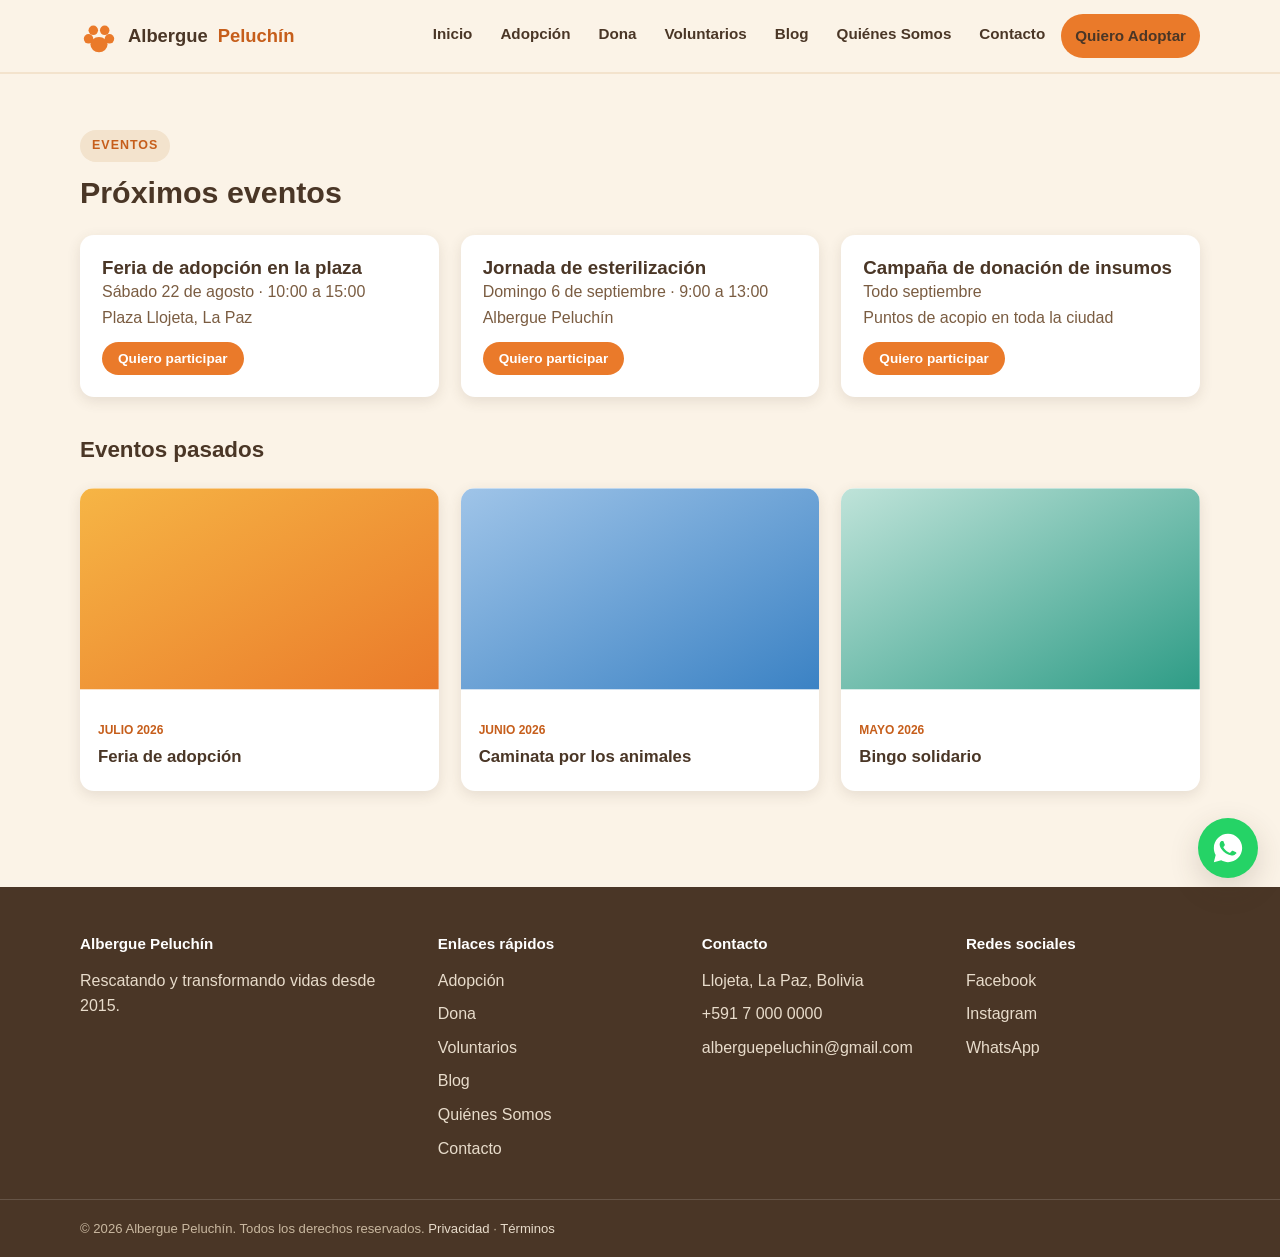
<file: mockup/eventos.html>
<!DOCTYPE html>
<html lang="es">
<head>
  <meta charset="UTF-8" />
  <meta name="viewport" content="width=device-width, initial-scale=1.0" />
  <title>Eventos — Albergue Peluchín</title>
  <link rel="stylesheet" href="style.css" />
</head>
<body>

  <header class="navbar">
    <div class="container navbar__inner">
      <a class="logo" href="index.html">
        <svg viewBox="0 0 40 40" aria-hidden="true">
          <circle cx="14" cy="14" r="5" fill="#EA7A2A"/><circle cx="26" cy="14" r="5" fill="#EA7A2A"/>
          <circle cx="9" cy="23" r="5" fill="#EA7A2A"/><circle cx="31" cy="23" r="5" fill="#EA7A2A"/>
          <ellipse cx="20" cy="29" rx="9" ry="8" fill="#EA7A2A"/>
        </svg>
        Albergue <span>Peluchín</span>
      </a>
      <button class="nav-toggle" aria-label="Abrir menú">
        <svg viewBox="0 0 24 24" width="22" height="22" fill="none" stroke="currentColor" stroke-width="2.2" stroke-linecap="round"><path d="M4 6h16M4 12h16M4 18h16"/></svg>
      </button>
      <nav>
        <ul class="nav__list">
          <li><a href="index.html">Inicio</a></li>
          <li><a href="adopcion.html">Adopción</a></li>
          <li><a href="donar.html">Dona</a></li>
          <li><a href="voluntarios.html">Voluntarios</a></li>
          <li><a href="blog.html">Blog</a></li>
          <li><a href="quienes-somos.html">Quiénes Somos</a></li>
          <li><a href="contacto.html">Contacto</a></li>
          <li><a class="btn btn--primary btn--sm" href="adoptar.html">Quiero Adoptar</a></li>
        </ul>
      </nav>
    </div>
  </header>

  <section class="section">
    <div class="container">
      <span class="eyebrow">Eventos</span>
      <h1 class="section-title">Próximos eventos</h1>

      <div class="grid grid--3 mt-2">
        <div class="card">
          <h3>Feria de adopción en la plaza</h3>
          <p style="color:var(--brown-soft)">Sábado 22 de agosto · 10:00 a 15:00</p>
          <p style="color:var(--brown-soft)">Plaza Llojeta, La Paz</p>
          <button class="btn btn--primary btn--sm mt-1" data-open-modal="evento1">Quiero participar</button>
        </div>
        <div class="card">
          <h3>Jornada de esterilización</h3>
          <p style="color:var(--brown-soft)">Domingo 6 de septiembre · 9:00 a 13:00</p>
          <p style="color:var(--brown-soft)">Albergue Peluchín</p>
          <button class="btn btn--primary btn--sm mt-1" data-open-modal="evento1">Quiero participar</button>
        </div>
        <div class="card">
          <h3>Campaña de donación de insumos</h3>
          <p style="color:var(--brown-soft)">Todo septiembre</p>
          <p style="color:var(--brown-soft)">Puntos de acopio en toda la ciudad</p>
          <button class="btn btn--primary btn--sm mt-1" data-open-modal="evento1">Quiero participar</button>
        </div>
      </div>

      <div class="mt-3">
        <h2 class="section-title" style="font-size:1.4rem">Eventos pasados</h2>
        <div class="grid grid--3 mt-2">
          <div class="post-card"><div class="post-card__media"><svg viewBox="0 0 200 112"><defs><linearGradient id="e1" x1="0" y1="0" x2="1" y2="1"><stop offset="0" stop-color="#F6B545"/><stop offset="1" stop-color="#EA7A2A"/></linearGradient></defs><rect width="200" height="112" fill="url(#e1)"/></svg></div><div class="post-card__body"><span class="post-card__cat">Julio 2026</span><h3>Feria de adopción</h3></div></div>
          <div class="post-card"><div class="post-card__media"><svg viewBox="0 0 200 112"><defs><linearGradient id="e2" x1="0" y1="0" x2="1" y2="1"><stop offset="0" stop-color="#9FC4E8"/><stop offset="1" stop-color="#3B82C4"/></linearGradient></defs><rect width="200" height="112" fill="url(#e2)"/></svg></div><div class="post-card__body"><span class="post-card__cat">Junio 2026</span><h3>Caminata por los animales</h3></div></div>
          <div class="post-card"><div class="post-card__media"><svg viewBox="0 0 200 112"><defs><linearGradient id="e3" x1="0" y1="0" x2="1" y2="1"><stop offset="0" stop-color="#BFE3D9"/><stop offset="1" stop-color="#2E9C86"/></linearGradient></defs><rect width="200" height="112" fill="url(#e3)"/></svg></div><div class="post-card__body"><span class="post-card__cat">Mayo 2026</span><h3>Bingo solidario</h3></div></div>
        </div>
      </div>
    </div>
  </section>

  <!-- Modal de confirmación de asistencia (mockup) -->
  <dialog data-modal="evento1" style="border:0;border-radius:14px;padding:26px;max-width:420px;box-shadow:0 10px 40px rgba(74,54,38,0.3)">
    <h3 style="margin-bottom:14px">Confirmar asistencia</h3>
    <form method="dialog">
      <div class="form-grid" style="grid-template-columns:1fr">
        <div class="field"><label>Nombre <span class="req">*</span></label><input type="text" placeholder="Tu nombre" /></div>
        <div class="field"><label>Correo <span class="req">*</span></label><input type="email" placeholder="tucorreo@ejemplo.com" /></div>
        <div class="field"><label>Teléfono</label><input type="tel" placeholder="+591 7 000 0000" /></div>
      </div>
      <div class="form-actions" style="margin-top:18px">
        <button class="btn btn--ghost" value="cancel">Cancelar</button>
        <button class="btn btn--primary" value="confirm">Confirmar asistencia</button>
      </div>
    </form>
  </dialog>

  <footer class="footer">
    <div class="container footer__inner">
      <div><h4>Albergue Peluchín</h4><p>Rescatando y transformando vidas desde 2015.</p></div>
      <div>
        <h4>Enlaces rápidos</h4>
        <ul>
          <li><a href="adopcion.html">Adopción</a></li>
          <li><a href="donar.html">Dona</a></li>
          <li><a href="voluntarios.html">Voluntarios</a></li>
          <li><a href="blog.html">Blog</a></li>
          <li><a href="quienes-somos.html">Quiénes Somos</a></li>
          <li><a href="contacto.html">Contacto</a></li>
        </ul>
      </div>
      <div>
        <h4>Contacto</h4>
        <ul><li>Llojeta, La Paz, Bolivia</li><li>+591 7 000 0000</li><li>alberguepeluchin@gmail.com</li></ul>
      </div>
      <div>
        <h4>Redes sociales</h4>
        <ul><li><a href="#">Facebook</a></li><li><a href="#">Instagram</a></li><li><a href="#">WhatsApp</a></li></ul>
      </div>
    </div>
    <div class="footer__bottom"><div class="container">© 2026 Albergue Peluchín. Todos los derechos reservados. <a href="#">Privacidad</a> · <a href="#">Términos</a></div></div>
  </footer>

  <a class="wa-float" href="#" aria-label="Escríbenos por WhatsApp">
    <svg viewBox="0 0 24 24" fill="#fff"><path d="M12 2C6.5 2 2 6.5 2 12c0 1.8.5 3.5 1.3 5L2 22l5.2-1.3c1.5.8 3.1 1.3 4.8 1.3 5.5 0 10-4.5 10-10S17.5 2 12 2zm5.3 14.1c-.2.6-1.3 1.2-1.8 1.2-.5 0-1 .2-3.4-.7-2.9-1.1-4.7-3.9-4.9-4.1-.1-.2-1.1-1.5-1.1-2.9s.7-2 1-2.3c.2-.3.5-.3.7-.3h.5c.2 0 .4 0 .6.5s.8 1.9.8 2c.1.1.1.3 0 .5-.1.2-.1.3-.3.5l-.5.6c-.1.1-.3.3-.1.6.2.3.8 1.3 1.7 2.1 1.2 1.1 2.2 1.4 2.5 1.5.3.1.5.1.7-.1l1-1.1c.2-.3.4-.2.7-.1l1.9.9c.3.1.5.2.5.3.1.2.1.7-.1 1z"/></svg>
  </a>

  <script src="script.js"></script>
</body>
</html>
</file>
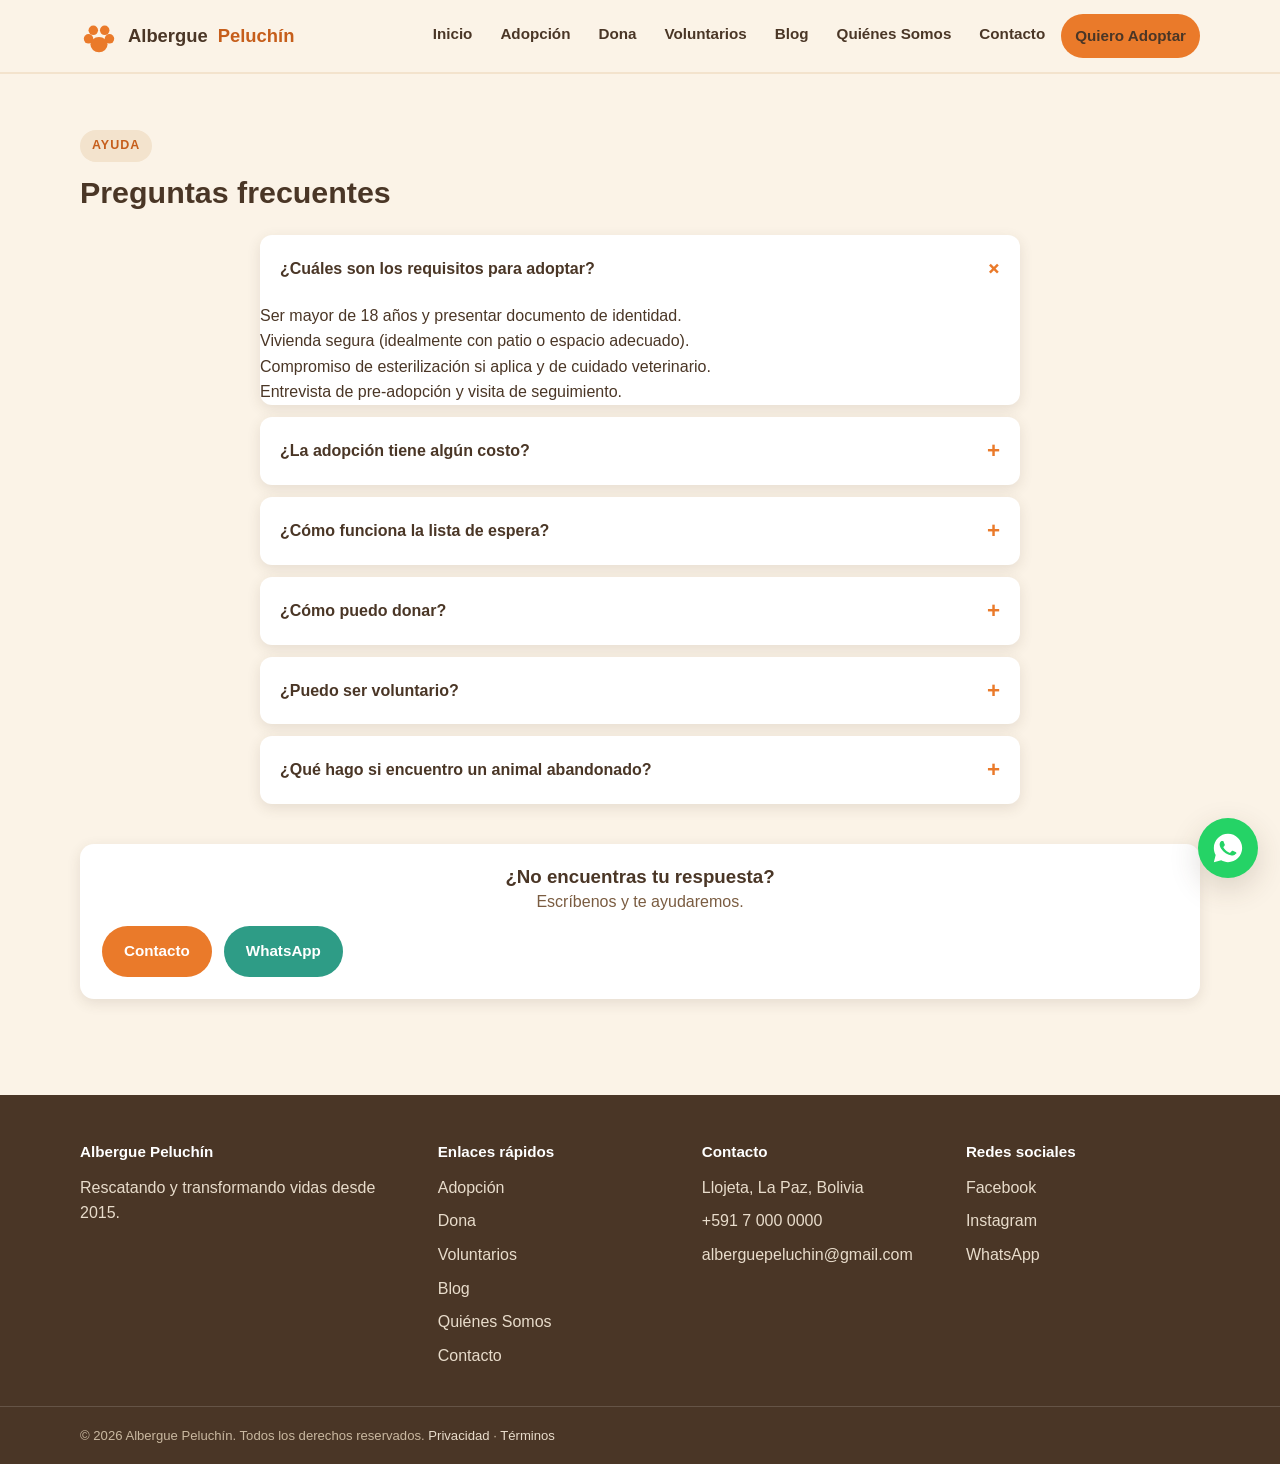
<file: mockup/faq.html>
<!DOCTYPE html>
<html lang="es">
<head>
  <meta charset="UTF-8" />
  <meta name="viewport" content="width=device-width, initial-scale=1.0" />
  <title>Preguntas Frecuentes — Albergue Peluchín</title>
  <link rel="stylesheet" href="style.css" />
</head>
<body>

  <header class="navbar">
    <div class="container navbar__inner">
      <a class="logo" href="index.html">
        <svg viewBox="0 0 40 40" aria-hidden="true">
          <circle cx="14" cy="14" r="5" fill="#EA7A2A"/><circle cx="26" cy="14" r="5" fill="#EA7A2A"/>
          <circle cx="9" cy="23" r="5" fill="#EA7A2A"/><circle cx="31" cy="23" r="5" fill="#EA7A2A"/>
          <ellipse cx="20" cy="29" rx="9" ry="8" fill="#EA7A2A"/>
        </svg>
        Albergue <span>Peluchín</span>
      </a>
      <button class="nav-toggle" aria-label="Abrir menú">
        <svg viewBox="0 0 24 24" width="22" height="22" fill="none" stroke="currentColor" stroke-width="2.2" stroke-linecap="round"><path d="M4 6h16M4 12h16M4 18h16"/></svg>
      </button>
      <nav>
        <ul class="nav__list">
          <li><a href="index.html">Inicio</a></li>
          <li><a href="adopcion.html">Adopción</a></li>
          <li><a href="donar.html">Dona</a></li>
          <li><a href="voluntarios.html">Voluntarios</a></li>
          <li><a href="blog.html">Blog</a></li>
          <li><a href="quienes-somos.html">Quiénes Somos</a></li>
          <li><a href="contacto.html">Contacto</a></li>
          <li><a class="btn btn--primary btn--sm" href="adoptar.html">Quiero Adoptar</a></li>
        </ul>
      </nav>
    </div>
  </header>

  <section class="section">
    <div class="container container--narrow">
      <span class="eyebrow">Ayuda</span>
      <h1 class="section-title">Preguntas frecuentes</h1>

      <div class="accordion mt-2">
        <details class="acc-item" open>
          <summary>¿Cuáles son los requisitos para adoptar?</summary>
          <div class="acc-item__body">
            <ul>
              <li>Ser mayor de 18 años y presentar documento de identidad.</li>
              <li>Vivienda segura (idealmente con patio o espacio adecuado).</li>
              <li>Compromiso de esterilización si aplica y de cuidado veterinario.</li>
              <li>Entrevista de pre-adopción y visita de seguimiento.</li>
            </ul>
          </div>
        </details>
        <details class="acc-item">
          <summary>¿La adopción tiene algún costo?</summary>
          <div class="acc-item__body">
            <p>La adopción es gratuita. Sin embargo, pedimos un aporte voluntario
            para cubrir gastos de desparasitación, vacunas y esterilización del animal.</p>
          </div>
        </details>
        <details class="acc-item">
          <summary>¿Cómo funciona la lista de espera?</summary>
          <div class="acc-item__body">
            <p>Los animales marcados como "en tratamiento" aún no están disponibles.
            Puedes dejar tus datos en la lista de espera y te avisaremos cuando estén listos.</p>
          </div>
        </details>
        <details class="acc-item">
          <summary>¿Cómo puedo donar?</summary>
          <div class="acc-item__body">
            <p>Puedes donar de forma económica mediante QR o transferencia bancaria
            (ver página de donaciones) o donar insumos: alimento, mantas, medicamentos y limpieza.</p>
          </div>
        </details>
        <details class="acc-item">
          <summary>¿Puedo ser voluntario?</summary>
          <div class="acc-item__body">
            <p>¡Claro! Completa el formulario de voluntariado. Necesitamos apoyo en
            cuidados, paseos, limpieza, ferias y difusión. Nosotros te orientamos en todo.</p>
          </div>
        </details>
        <details class="acc-item">
          <summary>¿Qué hago si encuentro un animal abandonado?</summary>
          <div class="acc-item__body">
            <p>Contáctanos por WhatsApp o correo. Verificaremos disponibilidad de
            espacio y coordinaremos el rescate. Recuerda: primero evalúa si es seguro
            acercarte al animal.</p>
          </div>
        </details>
      </div>

      <div class="card mt-3 center">
        <h3>¿No encuentras tu respuesta?</h3>
        <p style="color:var(--brown-soft)">Escríbenos y te ayudaremos.</p>
        <div class="flex mt-1">
          <a class="btn btn--primary" href="contacto.html">Contacto</a>
          <a class="btn btn--teal" href="#">WhatsApp</a>
        </div>
      </div>
    </div>
  </section>

  <footer class="footer">
    <div class="container footer__inner">
      <div><h4>Albergue Peluchín</h4><p>Rescatando y transformando vidas desde 2015.</p></div>
      <div>
        <h4>Enlaces rápidos</h4>
        <ul>
          <li><a href="adopcion.html">Adopción</a></li>
          <li><a href="donar.html">Dona</a></li>
          <li><a href="voluntarios.html">Voluntarios</a></li>
          <li><a href="blog.html">Blog</a></li>
          <li><a href="quienes-somos.html">Quiénes Somos</a></li>
          <li><a href="contacto.html">Contacto</a></li>
        </ul>
      </div>
      <div>
        <h4>Contacto</h4>
        <ul><li>Llojeta, La Paz, Bolivia</li><li>+591 7 000 0000</li><li>alberguepeluchin@gmail.com</li></ul>
      </div>
      <div>
        <h4>Redes sociales</h4>
        <ul><li><a href="#">Facebook</a></li><li><a href="#">Instagram</a></li><li><a href="#">WhatsApp</a></li></ul>
      </div>
    </div>
    <div class="footer__bottom"><div class="container">© 2026 Albergue Peluchín. Todos los derechos reservados. <a href="#">Privacidad</a> · <a href="#">Términos</a></div></div>
  </footer>

  <a class="wa-float" href="#" aria-label="Escríbenos por WhatsApp">
    <svg viewBox="0 0 24 24" fill="#fff"><path d="M12 2C6.5 2 2 6.5 2 12c0 1.8.5 3.5 1.3 5L2 22l5.2-1.3c1.5.8 3.1 1.3 4.8 1.3 5.5 0 10-4.5 10-10S17.5 2 12 2zm5.3 14.1c-.2.6-1.3 1.2-1.8 1.2-.5 0-1 .2-3.4-.7-2.9-1.1-4.7-3.9-4.9-4.1-.1-.2-1.1-1.5-1.1-2.9s.7-2 1-2.3c.2-.3.5-.3.7-.3h.5c.2 0 .4 0 .6.5s.8 1.9.8 2c.1.1.1.3 0 .5-.1.2-.1.3-.3.5l-.5.6c-.1.1-.3.3-.1.6.2.3.8 1.3 1.7 2.1 1.2 1.1 2.2 1.4 2.5 1.5.3.1.5.1.7-.1l1-1.1c.2-.3.4-.2.7-.1l1.9.9c.3.1.5.2.5.3.1.2.1.7-.1 1z"/></svg>
  </a>

  <script src="script.js"></script>
</body>
</html>
</file>
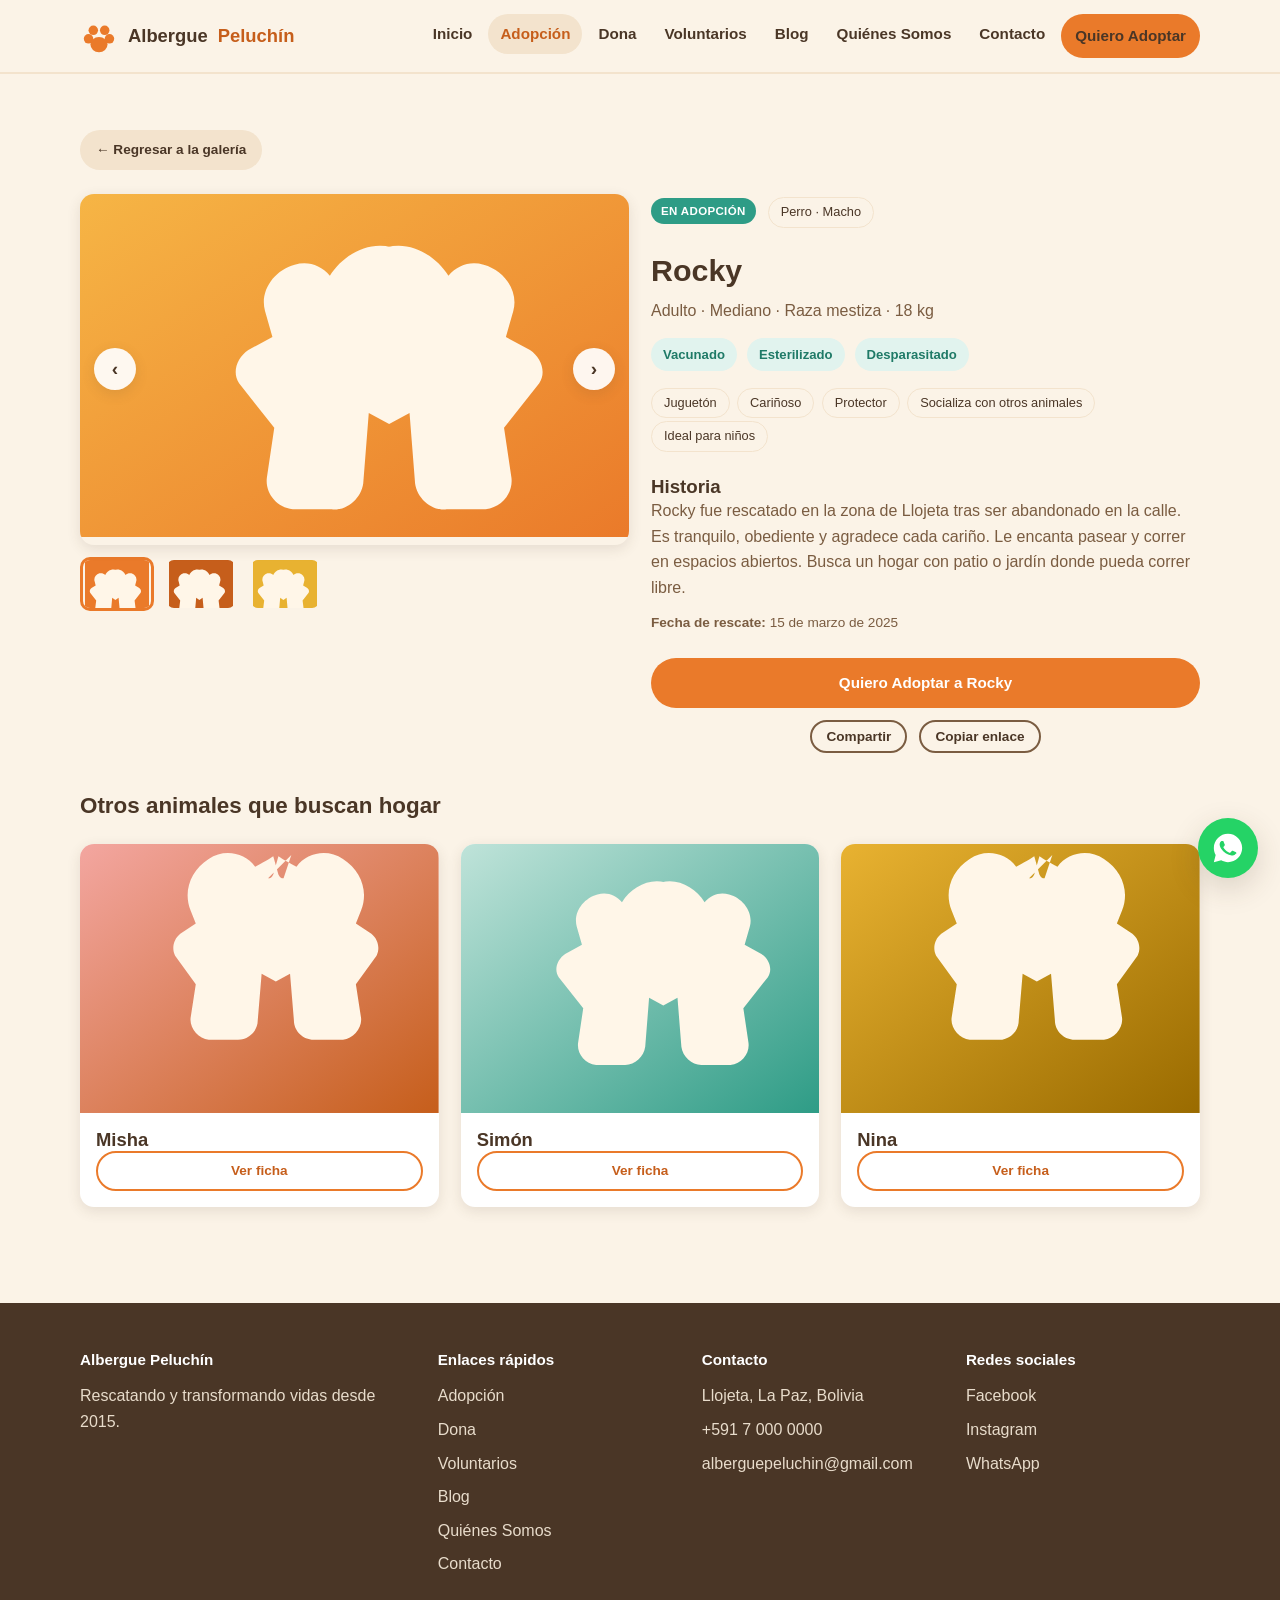
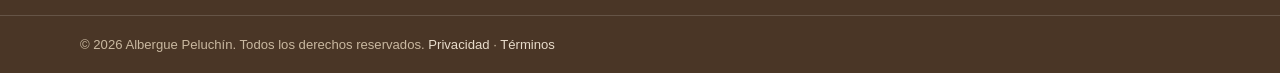
<file: mockup/ficha.html>
<!DOCTYPE html>
<html lang="es">
<head>
  <meta charset="UTF-8" />
  <meta name="viewport" content="width=device-width, initial-scale=1.0" />
  <title>Rocky — Ficha individual</title>
  <link rel="stylesheet" href="style.css" />
</head>
<body>

  <header class="navbar">
    <div class="container navbar__inner">
      <a class="logo" href="index.html">
        <svg viewBox="0 0 40 40" aria-hidden="true">
          <circle cx="14" cy="14" r="5" fill="#EA7A2A"/><circle cx="26" cy="14" r="5" fill="#EA7A2A"/>
          <circle cx="9" cy="23" r="5" fill="#EA7A2A"/><circle cx="31" cy="23" r="5" fill="#EA7A2A"/>
          <ellipse cx="20" cy="29" rx="9" ry="8" fill="#EA7A2A"/>
        </svg>
        Albergue <span>Peluchín</span>
      </a>
      <button class="nav-toggle" aria-label="Abrir menú">
        <svg viewBox="0 0 24 24" width="22" height="22" fill="none" stroke="currentColor" stroke-width="2.2" stroke-linecap="round"><path d="M4 6h16M4 12h16M4 18h16"/></svg>
      </button>
      <nav>
        <ul class="nav__list">
          <li><a href="index.html">Inicio</a></li>
          <li><a href="adopcion.html" aria-current="page">Adopción</a></li>
          <li><a href="donar.html">Dona</a></li>
          <li><a href="voluntarios.html">Voluntarios</a></li>
          <li><a href="blog.html">Blog</a></li>
          <li><a href="quienes-somos.html">Quiénes Somos</a></li>
          <li><a href="contacto.html">Contacto</a></li>
          <li><a class="btn btn--primary btn--sm" href="adoptar.html">Quiero Adoptar</a></li>
        </ul>
      </nav>
    </div>
  </header>

  <section class="section">
    <div class="container">
      <a class="btn btn--ghost btn--sm mb-2" href="adopcion.html">← Regresar a la galería</a>

      <div class="grid grid--2" style="align-items:start">

        <!-- Galería -->
        <div>
          <div class="gallery">
            <div class="gallery__main">
              <svg viewBox="0 0 400 250"><defs><linearGradient id="fg" x1="0" y1="0" x2="1" y2="1"><stop offset="0" stop-color="#F6B545"/><stop offset="1" stop-color="#EA7A2A"/></linearGradient></defs><rect width="400" height="250" fill="url(#fg)"/><path fill="#FFF6E8" transform="translate(70,-20) scale(1.35)" d="M122 46c-14-8-31 0-39 13-5-6-12-8-19-6-11 3-19 14-16 25l4 14-13 7c-6 4-9 12-5 18l19 24-4 27c-1 8 5 16 14 17h21c8 1 16-6 17-14l3-38 11 6 11-6 3 38c1 8 9 15 17 14h21c9-1 15-9 14-17l-4-27 19-24c4-6 1-14-5-18l-13-7 4-14c3-11-5-22-16-25-7-2-14 0-19 6-8-13-25-21-39-13z"/></svg>
            </div>
            <button class="gallery__arrow gallery__arrow--prev">‹</button>
            <button class="gallery__arrow gallery__arrow--next">›</button>
          </div>
          <div class="gallery__thumbs">
            <button class="active" aria-label="Foto 1"><svg viewBox="0 0 120 90"><rect width="120" height="90" fill="#EA7A2A"/><path fill="#FFF6E8" d="M60 20c-8-5-18 0-22 8-3-3-7-4-11-3-7 2-11 9-9 15l2 8-7 4c-4 2-5 7-3 10l11 14-2 16c-1 5 3 9 8 10h12c5 1 10-3 10-9l2-22 6 4 6-4 2 22c0 6 5 10 10 9h12c5-1 9-5 8-10l-2-16 11-14c2-3 1-8-3-10l-7-4 2-8c2-6-2-13-9-15-4-1-8 0-11 3-4-8-14-13-22-8z"/></svg></button>
            <button aria-label="Foto 2"><svg viewBox="0 0 120 90"><rect width="120" height="90" fill="#C65E1B"/><path fill="#FFF6E8" d="M60 20c-8-5-18 0-22 8-3-3-7-4-11-3-7 2-11 9-9 15l2 8-7 4c-4 2-5 7-3 10l11 14-2 16c-1 5 3 9 8 10h12c5 1 10-3 10-9l2-22 6 4 6-4 2 22c0 6 5 10 10 9h12c5-1 9-5 8-10l-2-16 11-14c2-3 1-8-3-10l-7-4 2-8c2-6-2-13-9-15-4-1-8 0-11 3-4-8-14-13-22-8z"/></svg></button>
            <button aria-label="Foto 3"><svg viewBox="0 0 120 90"><rect width="120" height="90" fill="#E8B231"/><path fill="#FFF6E8" d="M60 20c-8-5-18 0-22 8-3-3-7-4-11-3-7 2-11 9-9 15l2 8-7 4c-4 2-5 7-3 10l11 14-2 16c-1 5 3 9 8 10h12c5 1 10-3 10-9l2-22 6 4 6-4 2 22c0 6 5 10 10 9h12c5-1 9-5 8-10l-2-16 11-14c2-3 1-8-3-10l-7-4 2-8c2-6-2-13-9-15-4-1-8 0-11 3-4-8-14-13-22-8z"/></svg></button>
          </div>
        </div>

        <!-- Datos -->
        <div>
          <div class="flex mb-2">
            <span class="badge badge--adopt">En adopción</span>
            <span class="tag">Perro · Macho</span>
          </div>
          <h1 class="section-title">Rocky</h1>
          <p class="section-sub">Adulto · Mediano · Raza mestiza · 18 kg</p>

          <div class="health-row">
            <span class="health-pill health-pill--ok">Vacunado</span>
            <span class="health-pill health-pill--ok">Esterilizado</span>
            <span class="health-pill health-pill--ok">Desparasitado</span>
          </div>

          <div class="mb-2">
            <span class="tag">Juguetón</span>
            <span class="tag">Cariñoso</span>
            <span class="tag">Protector</span>
            <span class="tag">Socializa con otros animales</span>
            <span class="tag">Ideal para niños</span>
          </div>

          <h3>Historia</h3>
          <p style="color:var(--brown-soft)">
            Rocky fue rescatado en la zona de Llojeta tras ser abandonado en la
            calle. Es tranquilo, obediente y agradece cada cariño. Le encanta
            pasear y correr en espacios abiertos. Busca un hogar con patio o
            jardín donde pueda correr libre.
          </p>
          <p class="mt-1" style="font-size:0.85rem;color:var(--brown-soft)"><strong>Fecha de rescate:</strong> 15 de marzo de 2025</p>

          <div class="mt-2">
            <a class="btn btn--primary btn--block" href="adoptar.html?animal=rocky">Quiero Adoptar a Rocky</a>
            <div class="flex mt-1" style="justify-content:center">
              <button class="btn btn--outline btn--sm">Compartir</button>
              <button class="btn btn--outline btn--sm">Copiar enlace</button>
            </div>
          </div>
        </div>
      </div>

      <!-- Otros animales -->
      <div class="mt-3">
        <h2 class="section-title" style="font-size:1.4rem">Otros animales que buscan hogar</h2>
        <div class="grid grid--3 mt-2">
          <div class="animal-card">
            <div class="animal-card__media">
              <svg viewBox="0 0 200 150"><defs><linearGradient id="o1" x1="0" y1="0" x2="1" y2="1"><stop offset="0" stop-color="#F3A6A0"/><stop offset="1" stop-color="#C65E1B"/></linearGradient></defs><rect width="200" height="150" fill="url(#o1)"/><path fill="#FFF6E8" transform="translate(30,-14) scale(0.72)" d="M122 28l-6 18c-2 0-3-1-4-3l-4-14c-3 2-8 5-14 8-8-11-24-14-36-6-14 9-20 25-14 40l4 10-12 8c-5 4-7 11-4 17l16 22-4 26c-1 8 6 16 14 17h21c9 1 17-6 17-15l3-36 11 6 11-6 3 36c0 9 8 16 17 15h21c8-1 15-9 14-17l-4-26 16-22c3-6 1-13-4-17l-12-8 4-10c6-15 0-31-14-40-12-8-28-5-36 6-6-3-11-6-14-8l-4 14c-1 2-2 3-4 3z"/></svg>
              <div class="animal-card__hover"><a class="btn btn--primary" href="ficha.html">Conóceme</a></div>
            </div>
            <div class="animal-card__body"><h3>Misha</h3><a class="btn btn--secondary btn--block btn--sm" href="ficha.html">Ver ficha</a></div>
          </div>
          <div class="animal-card">
            <div class="animal-card__media">
              <svg viewBox="0 0 200 150"><defs><linearGradient id="o2" x1="0" y1="0" x2="1" y2="1"><stop offset="0" stop-color="#BFE3D9"/><stop offset="1" stop-color="#2E9C86"/></linearGradient></defs><rect width="200" height="150" fill="url(#o2)"/><path fill="#FFF6E8" transform="translate(30,-10) scale(0.72)" d="M122 46c-14-8-31 0-39 13-5-6-12-8-19-6-11 3-19 14-16 25l4 14-13 7c-6 4-9 12-5 18l19 24-4 27c-1 8 5 16 14 17h21c8 1 16-6 17-14l3-38 11 6 11-6 3 38c1 8 9 15 17 14h21c9-1 15-9 14-17l-4-27 19-24c4-6 1-14-5-18l-13-7 4-14c3-11-5-22-16-25-7-2-14 0-19 6-8-13-25-21-39-13z"/></svg>
              <div class="animal-card__hover"><a class="btn btn--primary" href="ficha.html">Conóceme</a></div>
            </div>
            <div class="animal-card__body"><h3>Simón</h3><a class="btn btn--secondary btn--block btn--sm" href="ficha.html">Ver ficha</a></div>
          </div>
          <div class="animal-card">
            <div class="animal-card__media">
              <svg viewBox="0 0 200 150"><defs><linearGradient id="o3" x1="0" y1="0" x2="1" y2="1"><stop offset="0" stop-color="#E8B231"/><stop offset="1" stop-color="#9A6B00"/></linearGradient></defs><rect width="200" height="150" fill="url(#o3)"/><path fill="#FFF6E8" transform="translate(30,-14) scale(0.72)" d="M122 28l-6 18c-2 0-3-1-4-3l-4-14c-3 2-8 5-14 8-8-11-24-14-36-6-14 9-20 25-14 40l4 10-12 8c-5 4-7 11-4 17l16 22-4 26c-1 8 6 16 14 17h21c9 1 17-6 17-15l3-36 11 6 11-6 3 36c0 9 8 16 17 15h21c8-1 15-9 14-17l-4-26 16-22c3-6 1-13-4-17l-12-8 4-10c6-15 0-31-14-40-12-8-28-5-36 6-6-3-11-6-14-8l-4 14c-1 2-2 3-4 3z"/></svg>
              <div class="animal-card__hover"><a class="btn btn--primary" href="ficha.html">Conóceme</a></div>
            </div>
            <div class="animal-card__body"><h3>Nina</h3><a class="btn btn--secondary btn--block btn--sm" href="ficha.html">Ver ficha</a></div>
          </div>
        </div>
      </div>
    </div>
  </section>

  <footer class="footer">
    <div class="container footer__inner">
      <div><h4>Albergue Peluchín</h4><p>Rescatando y transformando vidas desde 2015.</p></div>
      <div>
        <h4>Enlaces rápidos</h4>
        <ul>
          <li><a href="adopcion.html">Adopción</a></li>
          <li><a href="donar.html">Dona</a></li>
          <li><a href="voluntarios.html">Voluntarios</a></li>
          <li><a href="blog.html">Blog</a></li>
          <li><a href="quienes-somos.html">Quiénes Somos</a></li>
          <li><a href="contacto.html">Contacto</a></li>
        </ul>
      </div>
      <div>
        <h4>Contacto</h4>
        <ul><li>Llojeta, La Paz, Bolivia</li><li>+591 7 000 0000</li><li>alberguepeluchin@gmail.com</li></ul>
      </div>
      <div>
        <h4>Redes sociales</h4>
        <ul><li><a href="#">Facebook</a></li><li><a href="#">Instagram</a></li><li><a href="#">WhatsApp</a></li></ul>
      </div>
    </div>
    <div class="footer__bottom"><div class="container">© 2026 Albergue Peluchín. Todos los derechos reservados. <a href="#">Privacidad</a> · <a href="#">Términos</a></div></div>
  </footer>

  <a class="wa-float" href="#" aria-label="Escríbenos por WhatsApp">
    <svg viewBox="0 0 24 24" fill="#fff"><path d="M12 2C6.5 2 2 6.5 2 12c0 1.8.5 3.5 1.3 5L2 22l5.2-1.3c1.5.8 3.1 1.3 4.8 1.3 5.5 0 10-4.5 10-10S17.5 2 12 2zm5.3 14.1c-.2.6-1.3 1.2-1.8 1.2-.5 0-1 .2-3.4-.7-2.9-1.1-4.7-3.9-4.9-4.1-.1-.2-1.1-1.5-1.1-2.9s.7-2 1-2.3c.2-.3.5-.3.7-.3h.5c.2 0 .4 0 .6.5s.8 1.9.8 2c.1.1.1.3 0 .5-.1.2-.1.3-.3.5l-.5.6c-.1.1-.3.3-.1.6.2.3.8 1.3 1.7 2.1 1.2 1.1 2.2 1.4 2.5 1.5.3.1.5.1.7-.1l1-1.1c.2-.3.4-.2.7-.1l1.9.9c.3.1.5.2.5.3.1.2.1.7-.1 1z"/></svg>
  </a>

  <script src="script.js"></script>
</body>
</html>
</file>
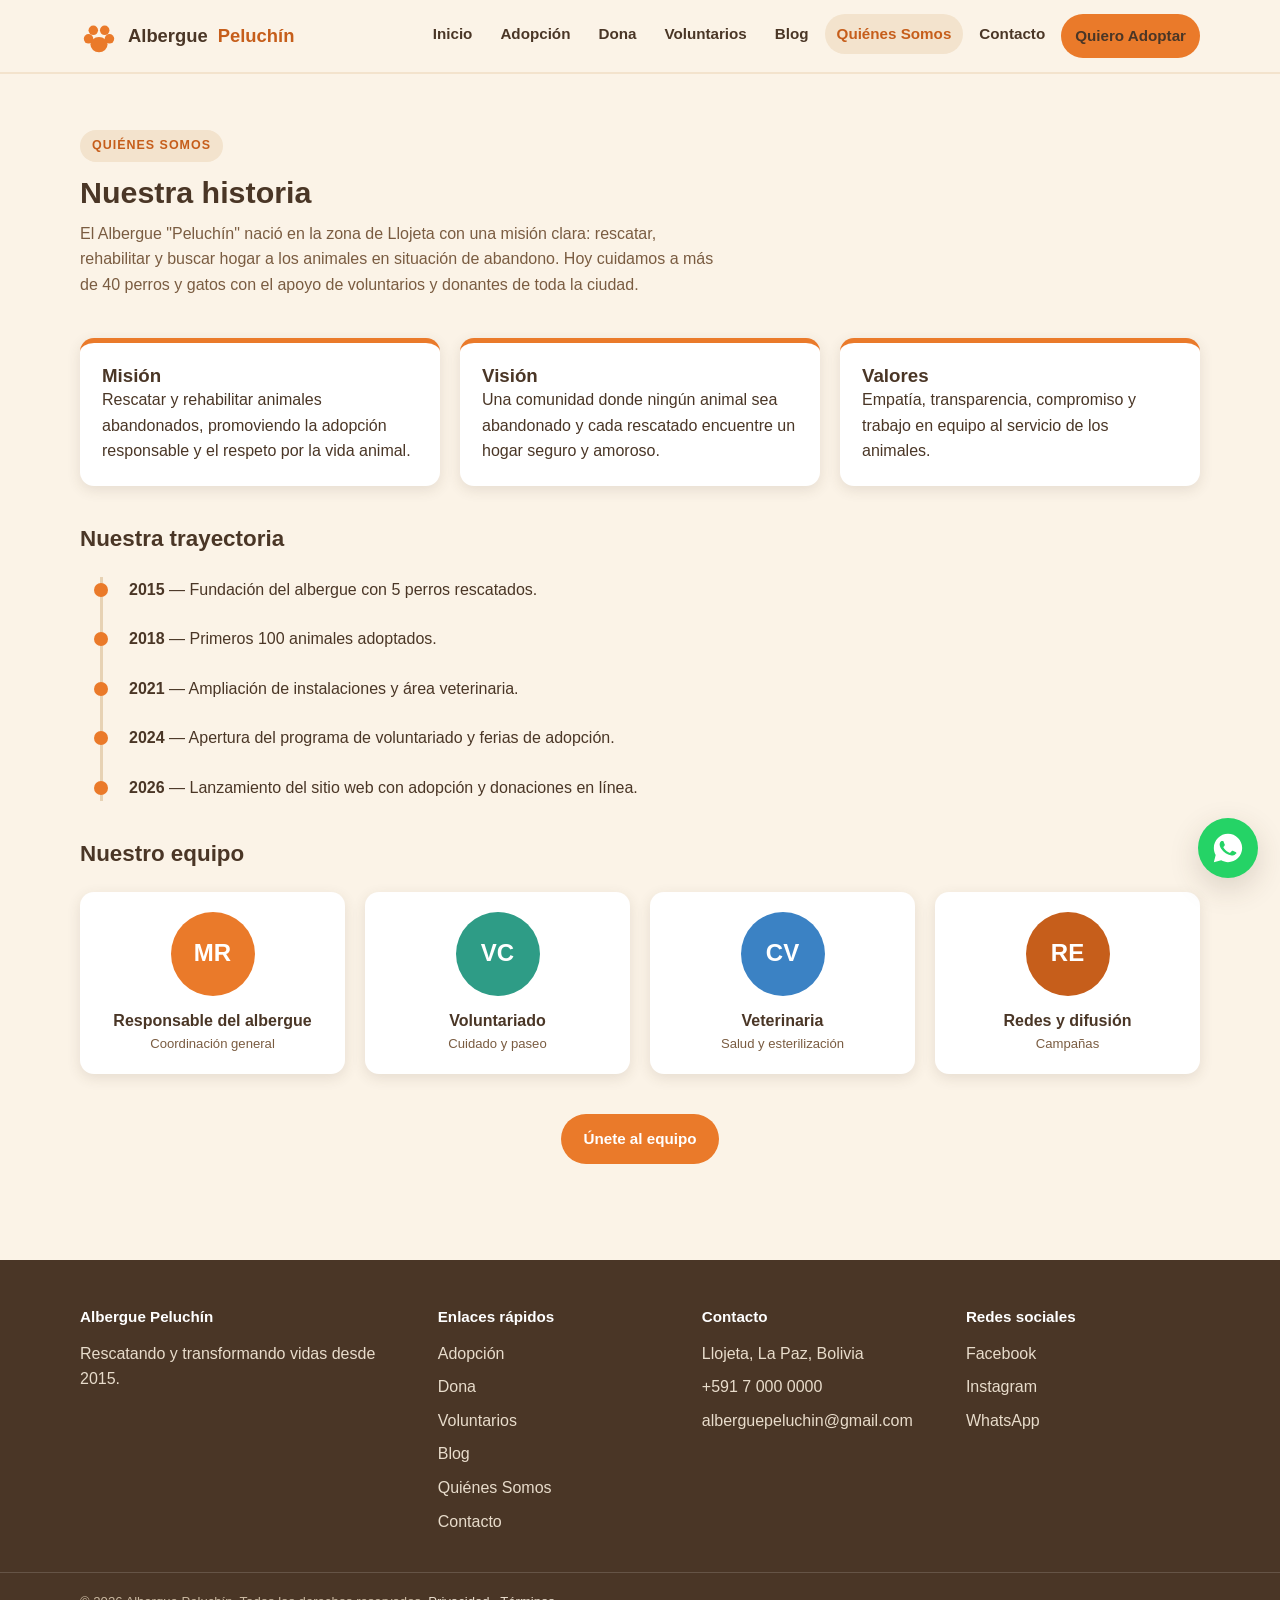
<file: mockup/quienes-somos.html>
<!DOCTYPE html>
<html lang="es">
<head>
  <meta charset="UTF-8" />
  <meta name="viewport" content="width=device-width, initial-scale=1.0" />
  <title>Quiénes Somos — Albergue Peluchín</title>
  <link rel="stylesheet" href="style.css" />
</head>
<body>

  <header class="navbar">
    <div class="container navbar__inner">
      <a class="logo" href="index.html">
        <svg viewBox="0 0 40 40" aria-hidden="true">
          <circle cx="14" cy="14" r="5" fill="#EA7A2A"/><circle cx="26" cy="14" r="5" fill="#EA7A2A"/>
          <circle cx="9" cy="23" r="5" fill="#EA7A2A"/><circle cx="31" cy="23" r="5" fill="#EA7A2A"/>
          <ellipse cx="20" cy="29" rx="9" ry="8" fill="#EA7A2A"/>
        </svg>
        Albergue <span>Peluchín</span>
      </a>
      <button class="nav-toggle" aria-label="Abrir menú">
        <svg viewBox="0 0 24 24" width="22" height="22" fill="none" stroke="currentColor" stroke-width="2.2" stroke-linecap="round"><path d="M4 6h16M4 12h16M4 18h16"/></svg>
      </button>
      <nav>
        <ul class="nav__list">
          <li><a href="index.html">Inicio</a></li>
          <li><a href="adopcion.html">Adopción</a></li>
          <li><a href="donar.html">Dona</a></li>
          <li><a href="voluntarios.html">Voluntarios</a></li>
          <li><a href="blog.html">Blog</a></li>
          <li><a href="quienes-somos.html" aria-current="page">Quiénes Somos</a></li>
          <li><a href="contacto.html">Contacto</a></li>
          <li><a class="btn btn--primary btn--sm" href="adoptar.html">Quiero Adoptar</a></li>
        </ul>
      </nav>
    </div>
  </header>

  <section class="section">
    <div class="container">
      <span class="eyebrow">Quiénes somos</span>
      <h1 class="section-title">Nuestra historia</h1>
      <p class="section-sub">
        El Albergue "Peluchín" nació en la zona de Llojeta con una misión clara:
        rescatar, rehabilitar y buscar hogar a los animales en situación de
        abandono. Hoy cuidamos a más de 40 perros y gatos con el apoyo de
        voluntarios y donantes de toda la ciudad.
      </p>

      <div class="mission-cards mt-3">
        <div class="card">
          <h3>Misión</h3>
          <p>Rescatar y rehabilitar animales abandonados, promoviendo la adopción responsable y el respeto por la vida animal.</p>
        </div>
        <div class="card">
          <h3>Visión</h3>
          <p>Una comunidad donde ningún animal sea abandonado y cada rescatado encuentre un hogar seguro y amoroso.</p>
        </div>
        <div class="card">
          <h3>Valores</h3>
          <p>Empatía, transparencia, compromiso y trabajo en equipo al servicio de los animales.</p>
        </div>
      </div>

      <div class="mt-3">
        <h2 class="section-title" style="font-size:1.4rem">Nuestra trayectoria</h2>
        <ul class="timeline mt-2">
          <li><strong>2015</strong> — Fundación del albergue con 5 perros rescatados.</li>
          <li><strong>2018</strong> — Primeros 100 animales adoptados.</li>
          <li><strong>2021</strong> — Ampliación de instalaciones y área veterinaria.</li>
          <li><strong>2024</strong> — Apertura del programa de voluntariado y ferias de adopción.</li>
          <li><strong>2026</strong> — Lanzamiento del sitio web con adopción y donaciones en línea.</li>
        </ul>
      </div>

      <div class="mt-3">
        <h2 class="section-title" style="font-size:1.4rem">Nuestro equipo</h2>
        <div class="team-grid mt-2">
          <div class="team-member"><div class="avatar" style="background:#EA7A2A">MR</div><strong>Responsable del albergue</strong><p style="font-size:0.82rem;color:var(--brown-soft)">Coordinación general</p></div>
          <div class="team-member"><div class="avatar" style="background:#2E9C86">VC</div><strong>Voluntariado</strong><p style="font-size:0.82rem;color:var(--brown-soft)">Cuidado y paseo</p></div>
          <div class="team-member"><div class="avatar" style="background:#3B82C4">CV</div><strong>Veterinaria</strong><p style="font-size:0.82rem;color:var(--brown-soft)">Salud y esterilización</p></div>
          <div class="team-member"><div class="avatar" style="background:#C65E1B">RE</div><strong>Redes y difusión</strong><p style="font-size:0.82rem;color:var(--brown-soft)">Campañas</p></div>
        </div>
      </div>

      <div class="center mt-3">
        <a class="btn btn--primary" href="voluntarios.html">Únete al equipo</a>
      </div>
    </div>
  </section>

  <footer class="footer">
    <div class="container footer__inner">
      <div><h4>Albergue Peluchín</h4><p>Rescatando y transformando vidas desde 2015.</p></div>
      <div>
        <h4>Enlaces rápidos</h4>
        <ul>
          <li><a href="adopcion.html">Adopción</a></li>
          <li><a href="donar.html">Dona</a></li>
          <li><a href="voluntarios.html">Voluntarios</a></li>
          <li><a href="blog.html">Blog</a></li>
          <li><a href="quienes-somos.html">Quiénes Somos</a></li>
          <li><a href="contacto.html">Contacto</a></li>
        </ul>
      </div>
      <div>
        <h4>Contacto</h4>
        <ul><li>Llojeta, La Paz, Bolivia</li><li>+591 7 000 0000</li><li>alberguepeluchin@gmail.com</li></ul>
      </div>
      <div>
        <h4>Redes sociales</h4>
        <ul><li><a href="#">Facebook</a></li><li><a href="#">Instagram</a></li><li><a href="#">WhatsApp</a></li></ul>
      </div>
    </div>
    <div class="footer__bottom"><div class="container">© 2026 Albergue Peluchín. Todos los derechos reservados. <a href="#">Privacidad</a> · <a href="#">Términos</a></div></div>
  </footer>

  <a class="wa-float" href="#" aria-label="Escríbenos por WhatsApp">
    <svg viewBox="0 0 24 24" fill="#fff"><path d="M12 2C6.5 2 2 6.5 2 12c0 1.8.5 3.5 1.3 5L2 22l5.2-1.3c1.5.8 3.1 1.3 4.8 1.3 5.5 0 10-4.5 10-10S17.5 2 12 2zm5.3 14.1c-.2.6-1.3 1.2-1.8 1.2-.5 0-1 .2-3.4-.7-2.9-1.1-4.7-3.9-4.9-4.1-.1-.2-1.1-1.5-1.1-2.9s.7-2 1-2.3c.2-.3.5-.3.7-.3h.5c.2 0 .4 0 .6.5s.8 1.9.8 2c.1.1.1.3 0 .5-.1.2-.1.3-.3.5l-.5.6c-.1.1-.3.3-.1.6.2.3.8 1.3 1.7 2.1 1.2 1.1 2.2 1.4 2.5 1.5.3.1.5.1.7-.1l1-1.1c.2-.3.4-.2.7-.1l1.9.9c.3.1.5.2.5.3.1.2.1.7-.1 1z"/></svg>
  </a>

  <script src="script.js"></script>
</body>
</html>
</file>
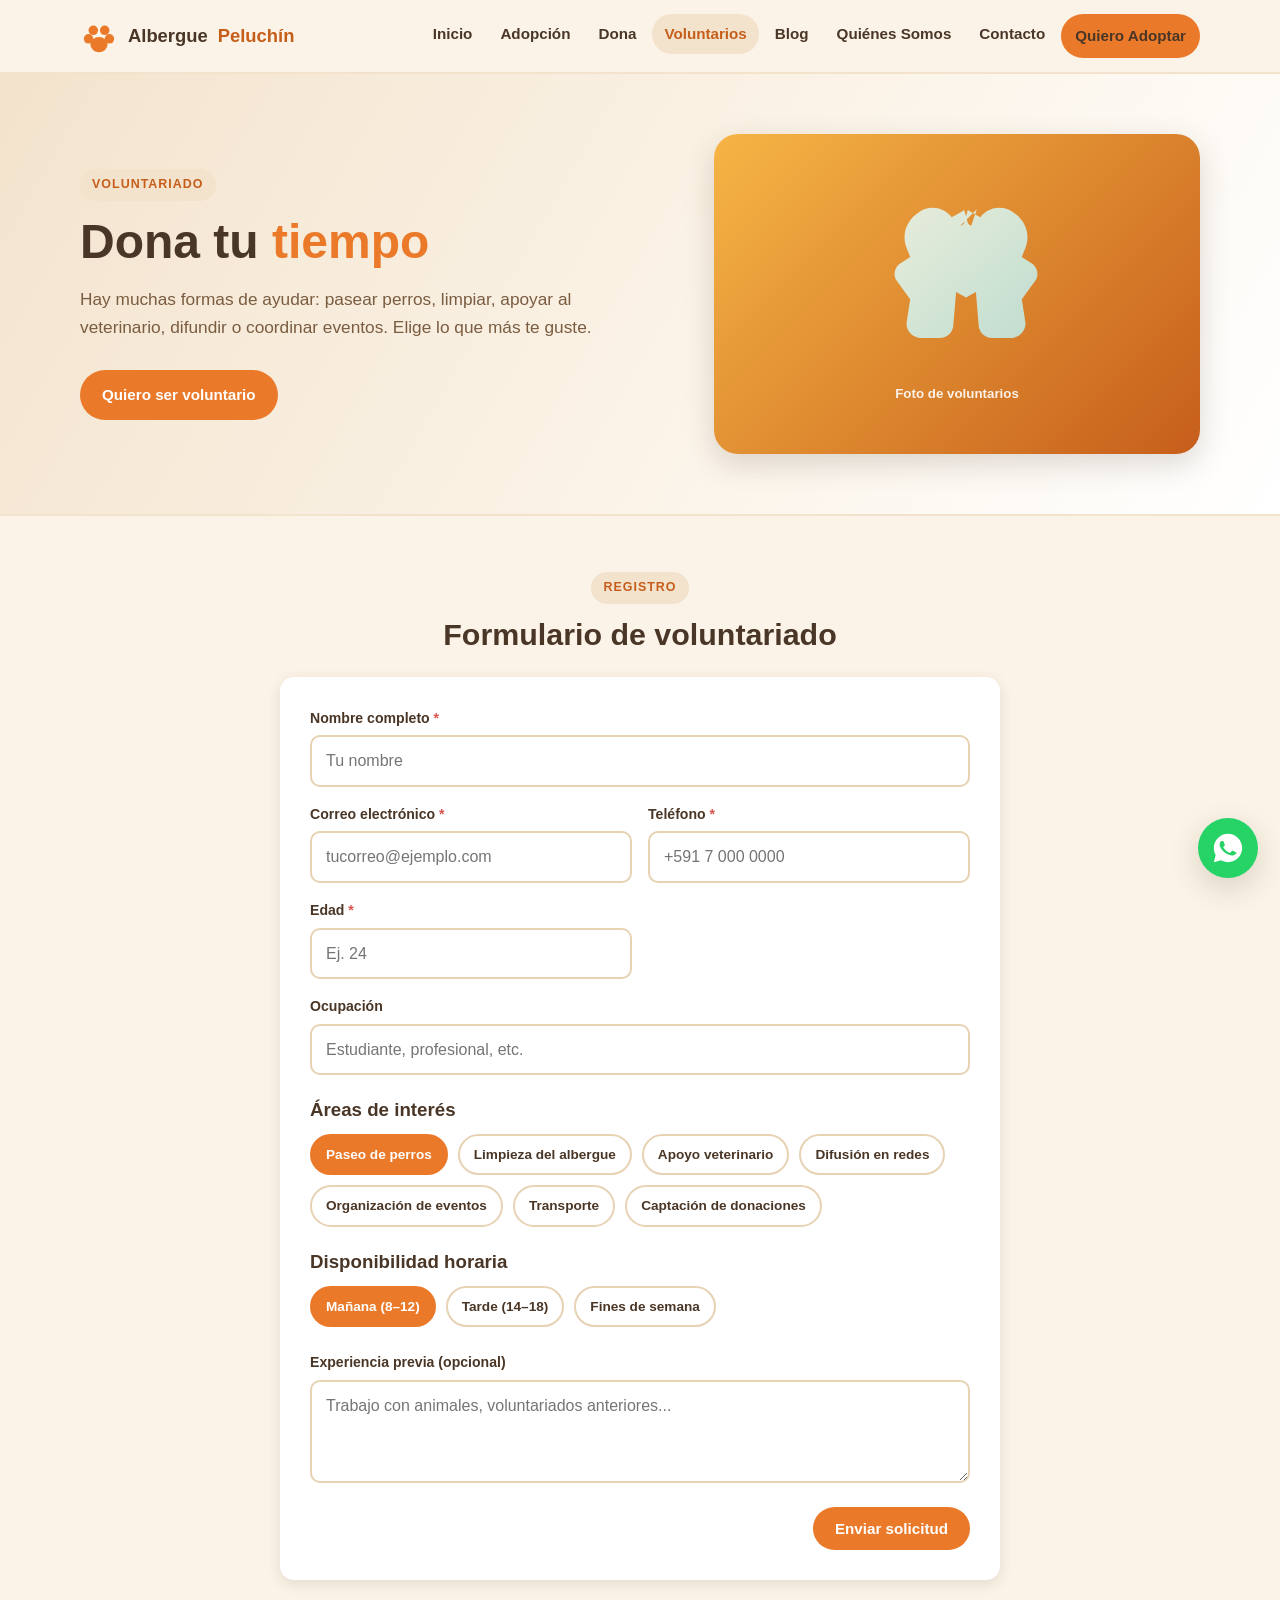
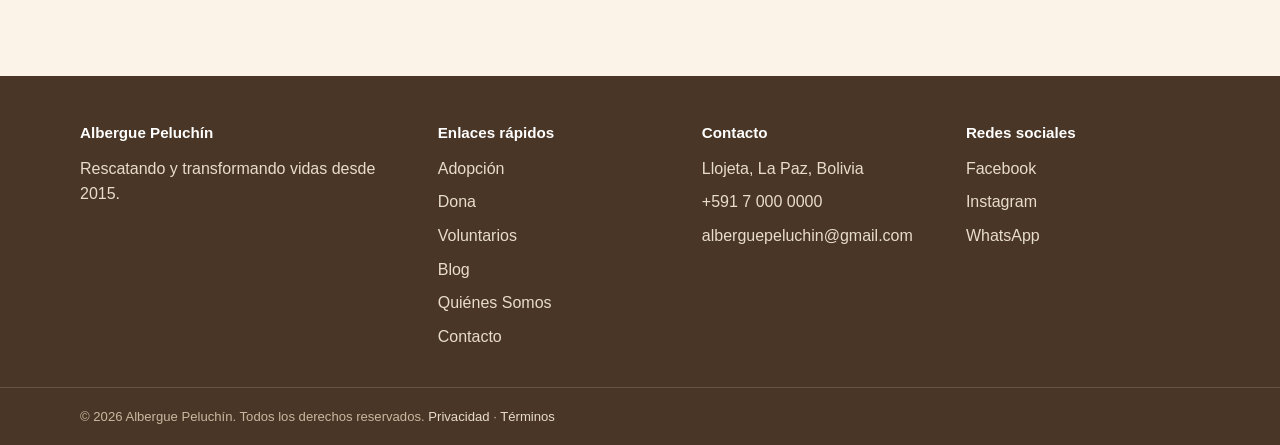
<file: mockup/voluntarios.html>
<!DOCTYPE html>
<html lang="es">
<head>
  <meta charset="UTF-8" />
  <meta name="viewport" content="width=device-width, initial-scale=1.0" />
  <title>Voluntarios — Albergue Peluchín</title>
  <link rel="stylesheet" href="style.css" />
</head>
<body>

  <header class="navbar">
    <div class="container navbar__inner">
      <a class="logo" href="index.html">
        <svg viewBox="0 0 40 40" aria-hidden="true">
          <circle cx="14" cy="14" r="5" fill="#EA7A2A"/><circle cx="26" cy="14" r="5" fill="#EA7A2A"/>
          <circle cx="9" cy="23" r="5" fill="#EA7A2A"/><circle cx="31" cy="23" r="5" fill="#EA7A2A"/>
          <ellipse cx="20" cy="29" rx="9" ry="8" fill="#EA7A2A"/>
        </svg>
        Albergue <span>Peluchín</span>
      </a>
      <button class="nav-toggle" aria-label="Abrir menú">
        <svg viewBox="0 0 24 24" width="22" height="22" fill="none" stroke="currentColor" stroke-width="2.2" stroke-linecap="round"><path d="M4 6h16M4 12h16M4 18h16"/></svg>
      </button>
      <nav>
        <ul class="nav__list">
          <li><a href="index.html">Inicio</a></li>
          <li><a href="adopcion.html">Adopción</a></li>
          <li><a href="donar.html">Dona</a></li>
          <li><a href="voluntarios.html" aria-current="page">Voluntarios</a></li>
          <li><a href="blog.html">Blog</a></li>
          <li><a href="quienes-somos.html">Quiénes Somos</a></li>
          <li><a href="contacto.html">Contacto</a></li>
          <li><a class="btn btn--primary btn--sm" href="adoptar.html">Quiero Adoptar</a></li>
        </ul>
      </nav>
    </div>
  </header>

  <section class="hero">
    <div class="container hero__inner">
      <div>
        <span class="eyebrow">Voluntariado</span>
        <h1>Dona tu <em>tiempo</em></h1>
        <p>
          Hay muchas formas de ayudar: pasear perros, limpiar, apoyar al
          veterinario, difundir o coordinar eventos. Elige lo que más te guste.
        </p>
        <div class="hero__cta">
          <a class="btn btn--primary" href="#formulario">Quiero ser voluntario</a>
        </div>
      </div>
      <div class="hero__visual">
        <div>
          <svg viewBox="0 0 200 200" aria-hidden="true">
            <defs><linearGradient id="hg" x1="0" y1="0" x2="1" y2="1"><stop offset="0" stop-color="#E8F1E4"/><stop offset="1" stop-color="#BFE3D9"/></linearGradient></defs>
            <path fill="url(#hg)" d="M122 28l-6 18c-2 0-3-1-4-3l-4-14c-3 2-8 5-14 8-8-11-24-14-36-6-14 9-20 25-14 40l4 10-12 8c-5 4-7 11-4 17l16 22-4 26c-1 8 6 16 14 17h21c9 1 17-6 17-15l3-36 11 6 11-6 3 36c0 9 8 16 17 15h21c8-1 15-9 14-17l-4-26 16-22c3-6 1-13-4-17l-12-8 4-10c6-15 0-31-14-40-12-8-28-5-36 6-6-3-11-6-14-8l-4 14c-1 2-2 3-4 3z"/>
          </svg>
          <small>Foto de voluntarios</small>
        </div>
      </div>
    </div>
  </section>

  <section class="section" id="formulario">
    <div class="container">
      <div class="center mb-2">
        <span class="eyebrow">Registro</span>
        <h2 class="section-title">Formulario de voluntariado</h2>
      </div>

      <form class="form-card" novalidate>
        <div class="form-grid">
          <div class="field field--full"><label>Nombre completo <span class="req">*</span></label><input type="text" placeholder="Tu nombre" /></div>
          <div class="field"><label>Correo electrónico <span class="req">*</span></label><input type="email" placeholder="tucorreo@ejemplo.com" /></div>
          <div class="field"><label>Teléfono <span class="req">*</span></label><input type="tel" placeholder="+591 7 000 0000" /></div>
          <div class="field"><label>Edad <span class="req">*</span></label><input type="number" min="16" placeholder="Ej. 24" /></div>
          <div class="field field--full"><label>Ocupación</label><input type="text" placeholder="Estudiante, profesional, etc." /></div>
        </div>

        <h3 class="mt-2">Áreas de interés</h3>
        <div class="chips mt-1">
          <label class="chip"><input type="checkbox" checked /><span>Paseo de perros</span></label>
          <label class="chip"><input type="checkbox" /><span>Limpieza del albergue</span></label>
          <label class="chip"><input type="checkbox" /><span>Apoyo veterinario</span></label>
          <label class="chip"><input type="checkbox" /><span>Difusión en redes</span></label>
          <label class="chip"><input type="checkbox" /><span>Organización de eventos</span></label>
          <label class="chip"><input type="checkbox" /><span>Transporte</span></label>
          <label class="chip"><input type="checkbox" /><span>Captación de donaciones</span></label>
        </div>

        <h3 class="mt-2">Disponibilidad horaria</h3>
        <div class="chips mt-1">
          <label class="chip"><input type="checkbox" checked /><span>Mañana (8–12)</span></label>
          <label class="chip"><input type="checkbox" /><span>Tarde (14–18)</span></label>
          <label class="chip"><input type="checkbox" /><span>Fines de semana</span></label>
        </div>

        <div class="field mt-2"><label>Experiencia previa (opcional)</label><textarea rows="3" placeholder="Trabajo con animales, voluntariados anteriores..."></textarea></div>

        <div class="form-actions">
          <span></span>
          <button type="submit" class="btn btn--primary">Enviar solicitud</button>
        </div>
      </form>
    </div>
  </section>

  <footer class="footer">
    <div class="container footer__inner">
      <div><h4>Albergue Peluchín</h4><p>Rescatando y transformando vidas desde 2015.</p></div>
      <div>
        <h4>Enlaces rápidos</h4>
        <ul>
          <li><a href="adopcion.html">Adopción</a></li>
          <li><a href="donar.html">Dona</a></li>
          <li><a href="voluntarios.html">Voluntarios</a></li>
          <li><a href="blog.html">Blog</a></li>
          <li><a href="quienes-somos.html">Quiénes Somos</a></li>
          <li><a href="contacto.html">Contacto</a></li>
        </ul>
      </div>
      <div>
        <h4>Contacto</h4>
        <ul><li>Llojeta, La Paz, Bolivia</li><li>+591 7 000 0000</li><li>alberguepeluchin@gmail.com</li></ul>
      </div>
      <div>
        <h4>Redes sociales</h4>
        <ul><li><a href="#">Facebook</a></li><li><a href="#">Instagram</a></li><li><a href="#">WhatsApp</a></li></ul>
      </div>
    </div>
    <div class="footer__bottom"><div class="container">© 2026 Albergue Peluchín. Todos los derechos reservados. <a href="#">Privacidad</a> · <a href="#">Términos</a></div></div>
  </footer>

  <a class="wa-float" href="#" aria-label="Escríbenos por WhatsApp">
    <svg viewBox="0 0 24 24" fill="#fff"><path d="M12 2C6.5 2 2 6.5 2 12c0 1.8.5 3.5 1.3 5L2 22l5.2-1.3c1.5.8 3.1 1.3 4.8 1.3 5.5 0 10-4.5 10-10S17.5 2 12 2zm5.3 14.1c-.2.6-1.3 1.2-1.8 1.2-.5 0-1 .2-3.4-.7-2.9-1.1-4.7-3.9-4.9-4.1-.1-.2-1.1-1.5-1.1-2.9s.7-2 1-2.3c.2-.3.5-.3.7-.3h.5c.2 0 .4 0 .6.5s.8 1.9.8 2c.1.1.1.3 0 .5-.1.2-.1.3-.3.5l-.5.6c-.1.1-.3.3-.1.6.2.3.8 1.3 1.7 2.1 1.2 1.1 2.2 1.4 2.5 1.5.3.1.5.1.7-.1l1-1.1c.2-.3.4-.2.7-.1l1.9.9c.3.1.5.2.5.3.1.2.1.7-.1 1z"/></svg>
  </a>

  <script src="script.js"></script>
</body>
</html>
</file>
<file: mockup/style.css>
/* ==========================================================================
   MOCKUP ALBERGUE PELUCHÍN — Hoja de estilos
   Paleta cálida: crema, ámbar, terracota, marrón; acento verde para adopción
   ========================================================================== */

:root {
  --cream: #FBF3E7;
  --paper: #FFFFFF;
  --sand: #F3E3CD;
  --sand-dark: #E7D2B4;
  --orange: #EA7A2A;
  --orange-dark: #C65E1B;
  --amber: #F6B545;
  --brown: #4A3626;
  --brown-soft: #7A5C41;
  --teal: #2E9C86;
  --teal-dark: #1F7A67;
  --red: #D9534F;
  --blue: #3B82C4;
  --yellow: #E8B231;
  --radius: 14px;
  --shadow: 0 4px 14px rgba(74, 54, 38, 0.12);
  --shadow-lg: 0 10px 30px rgba(74, 54, 38, 0.18);
  --font: "Segoe UI", "Helvetica Neue", Arial, "Trebuchet MS", system-ui, sans-serif;
}

* { box-sizing: border-box; margin: 0; padding: 0; }

html { scroll-behavior: smooth; }

body {
  font-family: var(--font);
  background: var(--cream);
  color: var(--brown);
  line-height: 1.6;
}

img { max-width: 100%; display: block; }
a { color: var(--orange-dark); text-decoration: none; }
a:hover { color: var(--orange); }

.container { width: min(1120px, 92%); margin: 0 auto; }

.section { padding: 56px 0; }
.section--alt { background: var(--paper); }
.section--sand { background: var(--sand); }

h1, h2, h3, h4 { line-height: 1.2; color: var(--brown); }

.eyebrow {
  display: inline-block;
  background: var(--sand);
  color: var(--orange-dark);
  font-weight: 700;
  font-size: 0.78rem;
  letter-spacing: 0.08em;
  text-transform: uppercase;
  padding: 6px 12px;
  border-radius: 999px;
  margin-bottom: 12px;
}

.section-title { font-size: 1.9rem; margin-bottom: 10px; }
.section-sub { color: var(--brown-soft); max-width: 640px; }

/* ---------------- NAVBAR ---------------- */
.navbar {
  position: sticky;
  top: 0;
  z-index: 100;
  background: var(--cream);
  border-bottom: 2px solid var(--sand);
}
.navbar__inner {
  display: flex;
  align-items: center;
  justify-content: space-between;
  gap: 16px;
  padding: 14px 0;
}
.logo { display: flex; align-items: center; gap: 10px; font-weight: 800; font-size: 1.15rem; color: var(--brown); }
.logo svg { width: 38px; height: 38px; }
.logo span { color: var(--orange-dark); }

.nav__list { display: flex; gap: 4px; list-style: none; flex-wrap: wrap; }
.nav__list a {
  display: block;
  padding: 8px 12px;
  border-radius: 999px;
  color: var(--brown);
  font-weight: 600;
  font-size: 0.95rem;
}
.nav__list a:hover, .nav__list a[aria-current] { background: var(--sand); color: var(--orange-dark); }

.btn {
  display: inline-flex;
  align-items: center;
  gap: 8px;
  padding: 11px 20px;
  border-radius: 999px;
  border: 2px solid transparent;
  font-weight: 700;
  font-size: 0.95rem;
  cursor: pointer;
  transition: transform 0.15s, box-shadow 0.15s;
  background: none;
}
.btn:hover { transform: translateY(-2px); box-shadow: var(--shadow); }
.btn--primary { background: var(--orange); color: #fff; }
.btn--primary:hover { background: var(--orange-dark); }
.btn--secondary { background: transparent; border-color: var(--orange); color: var(--orange-dark); }
.btn--secondary:hover { background: var(--sand); }
.btn--outline { background: transparent; border-color: var(--brown-soft); color: var(--brown); }
.btn--outline:hover { border-color: var(--orange); color: var(--orange-dark); }
.btn--teal { background: var(--teal); color: #fff; }
.btn--teal:hover { background: var(--teal-dark); }
.btn--ghost { background: var(--sand); color: var(--brown); }
.btn--ghost:hover { background: var(--sand-dark); }
.btn--block { width: 100%; justify-content: center; }
.btn--sm { padding: 7px 14px; font-size: 0.85rem; }

/* Botón flotante WhatsApp */
.wa-float {
  position: fixed;
  right: 22px;
  bottom: 22px;
  width: 60px;
  height: 60px;
  border-radius: 50%;
  background: #25D366;
  display: grid;
  place-items: center;
  box-shadow: var(--shadow-lg);
  z-index: 200;
}
.wa-float:hover { transform: scale(1.08); }
.wa-float svg { width: 34px; height: 34px; }

/* ---------------- HERO ---------------- */
.hero {
  background: linear-gradient(120deg, var(--sand) 0%, var(--cream) 55%, #fff 100%);
  border-bottom: 2px solid var(--sand);
}
.hero__inner { display: grid; grid-template-columns: 1.1fr 0.9fr; gap: 40px; align-items: center; padding: 60px 0; }
.hero h1 { font-size: clamp(2rem, 4.5vw, 3rem); margin-bottom: 16px; }
.hero h1 em { color: var(--orange); font-style: normal; }
.hero p { color: var(--brown-soft); font-size: 1.08rem; max-width: 520px; margin-bottom: 28px; }
.hero__cta { display: flex; gap: 12px; flex-wrap: wrap; }
.hero__visual {
  background: linear-gradient(135deg, var(--amber), var(--orange-dark));
  border-radius: 24px;
  color: #fff;
  padding: 34px;
  min-height: 320px;
  display: grid;
  place-items: center;
  text-align: center;
  box-shadow: var(--shadow-lg);
}
.hero__visual svg { width: 180px; height: 180px; opacity: 0.95; }
.hero__visual small { display: block; margin-top: 12px; opacity: 0.9; font-weight: 600; }

/* Stats */
.stats { display: grid; grid-template-columns: repeat(4, 1fr); gap: 16px; margin-top: 34px; }
.stat { background: var(--paper); border-radius: var(--radius); padding: 18px; text-align: center; box-shadow: var(--shadow); }
.stat strong { display: block; font-size: 1.9rem; color: var(--orange-dark); }
.stat span { font-size: 0.85rem; color: var(--brown-soft); }

/* ---------------- CARDS ANIMAL ---------------- */
.grid { display: grid; gap: 22px; }
.grid--3 { grid-template-columns: repeat(3, 1fr); }
.grid--4 { grid-template-columns: repeat(4, 1fr); }
.grid--2 { grid-template-columns: repeat(2, 1fr); }

.animal-card {
  background: var(--paper);
  border-radius: var(--radius);
  overflow: hidden;
  box-shadow: var(--shadow);
  transition: transform 0.18s, box-shadow 0.18s;
}
.animal-card:hover { transform: translateY(-6px); box-shadow: var(--shadow-lg); }

.animal-card__media { position: relative; aspect-ratio: 4 / 3; }
.animal-card__media svg { width: 100%; height: 100%; display: block; }
.animal-card__badge { position: absolute; top: 12px; left: 12px; }

.badge {
  display: inline-block;
  padding: 4px 10px;
  border-radius: 999px;
  font-size: 0.72rem;
  font-weight: 800;
  text-transform: uppercase;
  letter-spacing: 0.03em;
}
.badge--adopt { background: var(--teal); color: #fff; }
.badge--treat { background: var(--yellow); color: var(--brown); }
.badge--adopted { background: #7A8B86; color: #fff; }
.badge--pending { background: var(--yellow); color: var(--brown); }
.badge--review { background: var(--blue); color: #fff; }
.badge--approved { background: var(--teal); color: #fff; }
.badge--rejected { background: var(--red); color: #fff; }

.animal-card__body { padding: 16px; }
.animal-card__body h3 { font-size: 1.15rem; }
.animal-card__meta { display: flex; flex-wrap: wrap; gap: 8px; margin: 8px 0 14px; }
.animal-card__meta span {
  background: var(--cream);
  border: 1px solid var(--sand);
  border-radius: 999px;
  padding: 3px 10px;
  font-size: 0.78rem;
  color: var(--brown-soft);
}
.animal-card__actions { display: flex; gap: 8px; }

/* Overlay hover "Conóceme" */
.animal-card__hover {
  position: absolute;
  inset: 0;
  background: rgba(74, 54, 38, 0.45);
  display: grid;
  place-items: center;
  opacity: 0;
  transition: opacity 0.2s;
}
.animal-card:hover .animal-card__hover { opacity: 1; }

/* ---------------- BADGES SALUD / TAGS ---------------- */
.health-row { display: flex; flex-wrap: wrap; gap: 10px; margin: 14px 0; }
.health-pill { display: inline-flex; align-items: center; gap: 6px; padding: 6px 12px; border-radius: 999px; font-size: 0.82rem; font-weight: 700; }
.health-pill--ok { background: #E1F3EE; color: var(--teal-dark); }
.health-pill--warn { background: #FDF0D8; color: #9A6B00; }
.health-pill--bad { background: #FBE3E2; color: var(--red); }

.tag { display: inline-block; background: var(--cream); border: 1px solid var(--sand); color: var(--brown); border-radius: 999px; padding: 4px 12px; font-size: 0.8rem; margin: 3px 3px 0 0; }

/* ---------------- GALERÍA / CARRUSEL ---------------- */
.gallery { position: relative; border-radius: var(--radius); overflow: hidden; box-shadow: var(--shadow); }
.gallery__main { aspect-ratio: 16 / 10; }
.gallery__main svg { width: 100%; height: 100%; }
.gallery__thumbs { display: flex; gap: 10px; margin-top: 12px; }
.gallery__thumbs button { width: 74px; height: 54px; border-radius: 10px; overflow: hidden; border: 3px solid transparent; background: none; cursor: pointer; }
.gallery__thumbs button.active { border-color: var(--orange); }
.gallery__thumbs svg { width: 100%; height: 100%; }
.gallery__arrow { position: absolute; top: 50%; transform: translateY(-50%); width: 42px; height: 42px; border-radius: 50%; background: rgba(255,255,255,0.92); border: none; font-size: 1.2rem; font-weight: 800; color: var(--brown); cursor: pointer; box-shadow: var(--shadow); }
.gallery__arrow--prev { left: 14px; }
.gallery__arrow--next { right: 14px; }

/* ---------------- FORMS ---------------- */
.form-card {
  background: var(--paper);
  border-radius: var(--radius);
  padding: 30px;
  box-shadow: var(--shadow);
  max-width: 720px;
  margin: 0 auto;
}
.form-grid { display: grid; grid-template-columns: 1fr 1fr; gap: 16px; }
.form-grid--single { grid-template-columns: 1fr; }
.field { display: flex; flex-direction: column; gap: 6px; }
.field--full { grid-column: 1 / -1; }
.field label { font-weight: 700; font-size: 0.88rem; }
.field label .req { color: var(--red); }
.field input, .field select, .field textarea {
  padding: 11px 14px;
  border: 2px solid var(--sand-dark);
  border-radius: 10px;
  font: inherit;
  background: #fff;
  color: var(--brown);
}
.field input:focus, .field select:focus, .field textarea:focus { outline: none; border-color: var(--orange); }
.field .error { color: var(--red); font-size: 0.78rem; display: none; }
.field.invalid .error { display: block; }
.field.invalid input, .field.invalid select { border-color: var(--red); background: #FFF7F6; }

.checkbox-row { display: flex; gap: 8px; align-items: flex-start; }
.checkbox-row input { margin-top: 3px; width: 18px; height: 18px; accent-color: var(--orange); }
.chips { display: flex; flex-wrap: wrap; gap: 10px; }
.chip input { display: none; }
.chip span {
  display: inline-block;
  padding: 8px 14px;
  border: 2px solid var(--sand-dark);
  border-radius: 999px;
  cursor: pointer;
  font-size: 0.85rem;
  font-weight: 600;
}
.chip input:checked + span { background: var(--orange); border-color: var(--orange); color: #fff; }

.form-actions { display: flex; justify-content: space-between; gap: 12px; margin-top: 24px; flex-wrap: wrap; }
.step-hint { font-size: 0.82rem; color: var(--brown-soft); margin-top: 14px; text-align: center; }

/* Barra de progreso (formulario de 3 pasos) */
.progress { display: flex; gap: 8px; margin-bottom: 26px; }
.progress__step { flex: 1; text-align: center; font-size: 0.78rem; font-weight: 700; color: var(--brown-soft); }
.progress__bar { height: 8px; border-radius: 999px; background: var(--sand); margin-bottom: 6px; overflow: hidden; }
.progress__bar i { display: block; height: 100%; width: 0; background: var(--orange); transition: width 0.3s; }
.progress__step.active { color: var(--orange-dark); }

/* ---------------- DONACIONES ---------------- */
.qr-box {
  display: grid;
  place-items: center;
  gap: 10px;
  background: #fff;
  border: 2px dashed var(--sand-dark);
  border-radius: var(--radius);
  padding: 22px;
  text-align: center;
}
.qr-box svg { width: 150px; height: 150px; }
.qr-box small { color: var(--brown-soft); }

.bank-row { display: flex; align-items: center; justify-content: space-between; gap: 12px; padding: 12px 16px; background: var(--cream); border: 1px solid var(--sand); border-radius: 10px; margin-bottom: 10px; }
.bank-row strong { font-size: 0.88rem; }
.bank-row span { color: var(--brown-soft); font-size: 0.9rem; word-break: break-all; }
.copy-btn { flex-shrink: 0; }

/* ---------------- PANEL (mockup admin) ---------------- */
.panel-shell { display: grid; grid-template-columns: 240px 1fr; min-height: 82vh; background: var(--paper); border-radius: var(--radius); box-shadow: var(--shadow); overflow: hidden; }
.panel-side { background: var(--brown); color: #fff; padding: 20px 0; }
.panel-side .logo { color: #fff; padding: 0 20px 18px; border-bottom: 1px solid rgba(255,255,255,0.15); }
.panel-side ul { list-style: none; margin-top: 14px; }
.panel-side li a { display: block; padding: 11px 22px; color: #E8DCCB; font-weight: 600; font-size: 0.92rem; }
.panel-side li a:hover, .panel-side li a[aria-current] { background: rgba(255,255,255,0.12); color: #fff; }
.panel-main { padding: 26px; }
.kpi-grid { display: grid; grid-template-columns: repeat(4, 1fr); gap: 16px; margin-bottom: 24px; }
.kpi { background: var(--cream); border-radius: 12px; padding: 16px; }
.kpi small { color: var(--brown-soft); font-size: 0.8rem; }
.kpi strong { display: block; font-size: 1.7rem; color: var(--orange-dark); }

table.data { width: 100%; border-collapse: collapse; background: #fff; border-radius: 10px; overflow: hidden; font-size: 0.9rem; }
table.data th, table.data td { padding: 12px 14px; text-align: left; border-bottom: 1px solid var(--sand); }
table.data th { background: var(--sand); font-size: 0.78rem; text-transform: uppercase; letter-spacing: 0.05em; }
table.data tr:hover td { background: var(--cream); }

.toolbar { display: flex; gap: 12px; flex-wrap: wrap; align-items: center; margin-bottom: 18px; }
.toolbar input, .toolbar select { padding: 9px 12px; border: 2px solid var(--sand-dark); border-radius: 10px; font: inherit; background: #fff; }

/* ---------------- SECTIONS COMPLEMENTARIAS ---------------- */
.testimonial { background: var(--paper); border-radius: var(--radius); padding: 22px; box-shadow: var(--shadow); }
.testimonial blockquote { font-style: italic; color: var(--brown-soft); margin: 10px 0; }
.testimonial cite { font-weight: 700; font-style: normal; }

.timeline { position: relative; margin-left: 20px; padding-left: 26px; border-left: 3px solid var(--sand-dark); }
.timeline li { margin-bottom: 24px; position: relative; list-style: none; }
.timeline li::before { content: ""; position: absolute; left: -35px; top: 6px; width: 14px; height: 14px; border-radius: 50%; background: var(--orange); }

.card { background: var(--paper); border-radius: var(--radius); padding: 22px; box-shadow: var(--shadow); }
.mission-cards { display: grid; grid-template-columns: repeat(3, 1fr); gap: 20px; }
.mission-cards .card { border-top: 5px solid var(--orange); }

.team-grid { display: grid; grid-template-columns: repeat(4, 1fr); gap: 20px; }
.team-member { text-align: center; background: var(--paper); border-radius: var(--radius); padding: 20px 14px; box-shadow: var(--shadow); }
.avatar { width: 84px; height: 84px; border-radius: 50%; margin: 0 auto 12px; display: grid; place-items: center; color: #fff; font-weight: 800; font-size: 1.5rem; }

/* ---------------- FAQ ACORDEÓN ---------------- */
.accordion { max-width: 760px; margin: 0 auto; }
.acc-item { background: var(--paper); border-radius: 12px; box-shadow: var(--shadow); margin-bottom: 12px; overflow: hidden; }
.acc-item summary { cursor: pointer; padding: 16px 20px; font-weight: 700; display: flex; justify-content: space-between; align-items: center; list-style: none; }
.acc-item summary::-webkit-details-marker { display: none; }
.acc-item summary::after { content: "+"; font-size: 1.4rem; color: var(--orange); transition: transform 0.2s; }
.acc-item[open] summary::after { transform: rotate(45deg); }
.acc-item .acc-body { padding: 0 20px 16px; color: var(--brown-soft); }

/* ---------------- BLOG ---------------- */
.post-card { background: var(--paper); border-radius: var(--radius); overflow: hidden; box-shadow: var(--shadow); }
.post-card__media { aspect-ratio: 16 / 9; }
.post-card__media svg { width: 100%; height: 100%; }
.post-card__body { padding: 18px; }
.post-card__cat { font-size: 0.75rem; font-weight: 800; text-transform: uppercase; color: var(--orange-dark); }
.post-card__body h3 { font-size: 1.05rem; margin: 6px 0; }
.post-card__body p { font-size: 0.88rem; color: var(--brown-soft); }
.post-card__date { font-size: 0.78rem; color: var(--brown-soft); margin-top: 10px; }

.pills { display: flex; gap: 8px; flex-wrap: wrap; margin-bottom: 22px; }
.pill { padding: 7px 16px; border-radius: 999px; border: 2px solid var(--sand-dark); background: #fff; font-weight: 700; font-size: 0.85rem; cursor: pointer; }
.pill.active { background: var(--orange); border-color: var(--orange); color: #fff; }

/* ---------------- CONTACTO ---------------- */
.map-placeholder {
  aspect-ratio: 16 / 8;
  background: repeating-linear-gradient(45deg, var(--sand), var(--sand) 18px, var(--sand-dark) 18px, var(--sand-dark) 36px);
  border-radius: var(--radius);
  display: grid;
  place-items: center;
  font-weight: 800;
  color: var(--brown-soft);
  border: 2px solid var(--sand-dark);
}

/* ---------------- FOOTER ---------------- */
.footer { background: var(--brown); color: #E8DCCB; margin-top: 40px; }
.footer__inner { display: grid; grid-template-columns: 1.4fr 1fr 1fr 1fr; gap: 30px; padding: 48px 0 30px; }
.footer h4 { color: #fff; margin-bottom: 14px; font-size: 0.95rem; }
.footer ul { list-style: none; }
.footer li { margin-bottom: 8px; }
.footer a { color: #E8DCCB; }
.footer a:hover { color: var(--amber); }
.footer__bottom { border-top: 1px solid rgba(255,255,255,0.15); padding: 18px 0; font-size: 0.82rem; color: #C9B8A0; }

/* ---------------- 404 ---------------- */
.error-page { min-height: 72vh; display: grid; place-items: center; text-align: center; padding: 60px 20px; }
.error-page h1 { font-size: clamp(3rem, 10vw, 5rem); color: var(--orange); }
.error-page p { color: var(--brown-soft); max-width: 420px; margin: 12px auto 24px; }

/* ---------------- UTILIDADES ---------------- */
.center { text-align: center; }
.mt-1 { margin-top: 12px; }
.mt-2 { margin-top: 24px; }
.mt-3 { margin-top: 40px; }
.mb-2 { margin-bottom: 24px; }
.hide { display: none !important; }
.flex { display: flex; gap: 12px; flex-wrap: wrap; align-items: center; }
.spacer { height: 12px; }

.alert { border-radius: 12px; padding: 16px 18px; font-weight: 600; margin: 18px 0; display: flex; gap: 10px; align-items: flex-start; }
.alert--ok { background: #E1F3EE; color: var(--teal-dark); border: 1px solid #BFE3D9; }
.alert--err { background: #FBE3E2; color: var(--red); border: 1px solid #F2C4C2; }
.alert--info { background: #E8F1F9; color: var(--blue); border: 1px solid #C7DFF2; }
.alert--warn { background: #FDF0D8; color: #9A6B00; border: 1px solid #F2DFB3; }

/* ---------------- RESPONSIVE ---------------- */
@media (max-width: 980px) {
  .hero__inner { grid-template-columns: 1fr; padding: 40px 0; }
  .grid--4 { grid-template-columns: repeat(2, 1fr); }
  .mission-cards { grid-template-columns: 1fr; }
  .team-grid { grid-template-columns: repeat(2, 1fr); }
  .footer__inner { grid-template-columns: 1fr 1fr; }
  .panel-shell { grid-template-columns: 1fr; }
  .kpi-grid { grid-template-columns: repeat(2, 1fr); }
}

@media (max-width: 640px) {
  .nav-toggle { display: inline-flex; }
  .nav__list {
    position: absolute;
    top: 100%;
    left: 0;
    right: 0;
    background: var(--cream);
    flex-direction: column;
    padding: 12px;
    border-bottom: 2px solid var(--sand);
    display: none;
  }
  .nav__list.open { display: flex; }
  .grid--3, .grid--4, .grid--2, .stats { grid-template-columns: 1fr; }
  .form-grid { grid-template-columns: 1fr; }
  .hero__cta { flex-direction: column; }
  .stats { grid-template-columns: 1fr 1fr; }
}

.nav-toggle {
  display: none;
  background: none;
  border: 2px solid var(--sand-dark);
  border-radius: 10px;
  padding: 8px 12px;
  font-size: 1.2rem;
  cursor: pointer;
  color: var(--brown);
}
</file>
